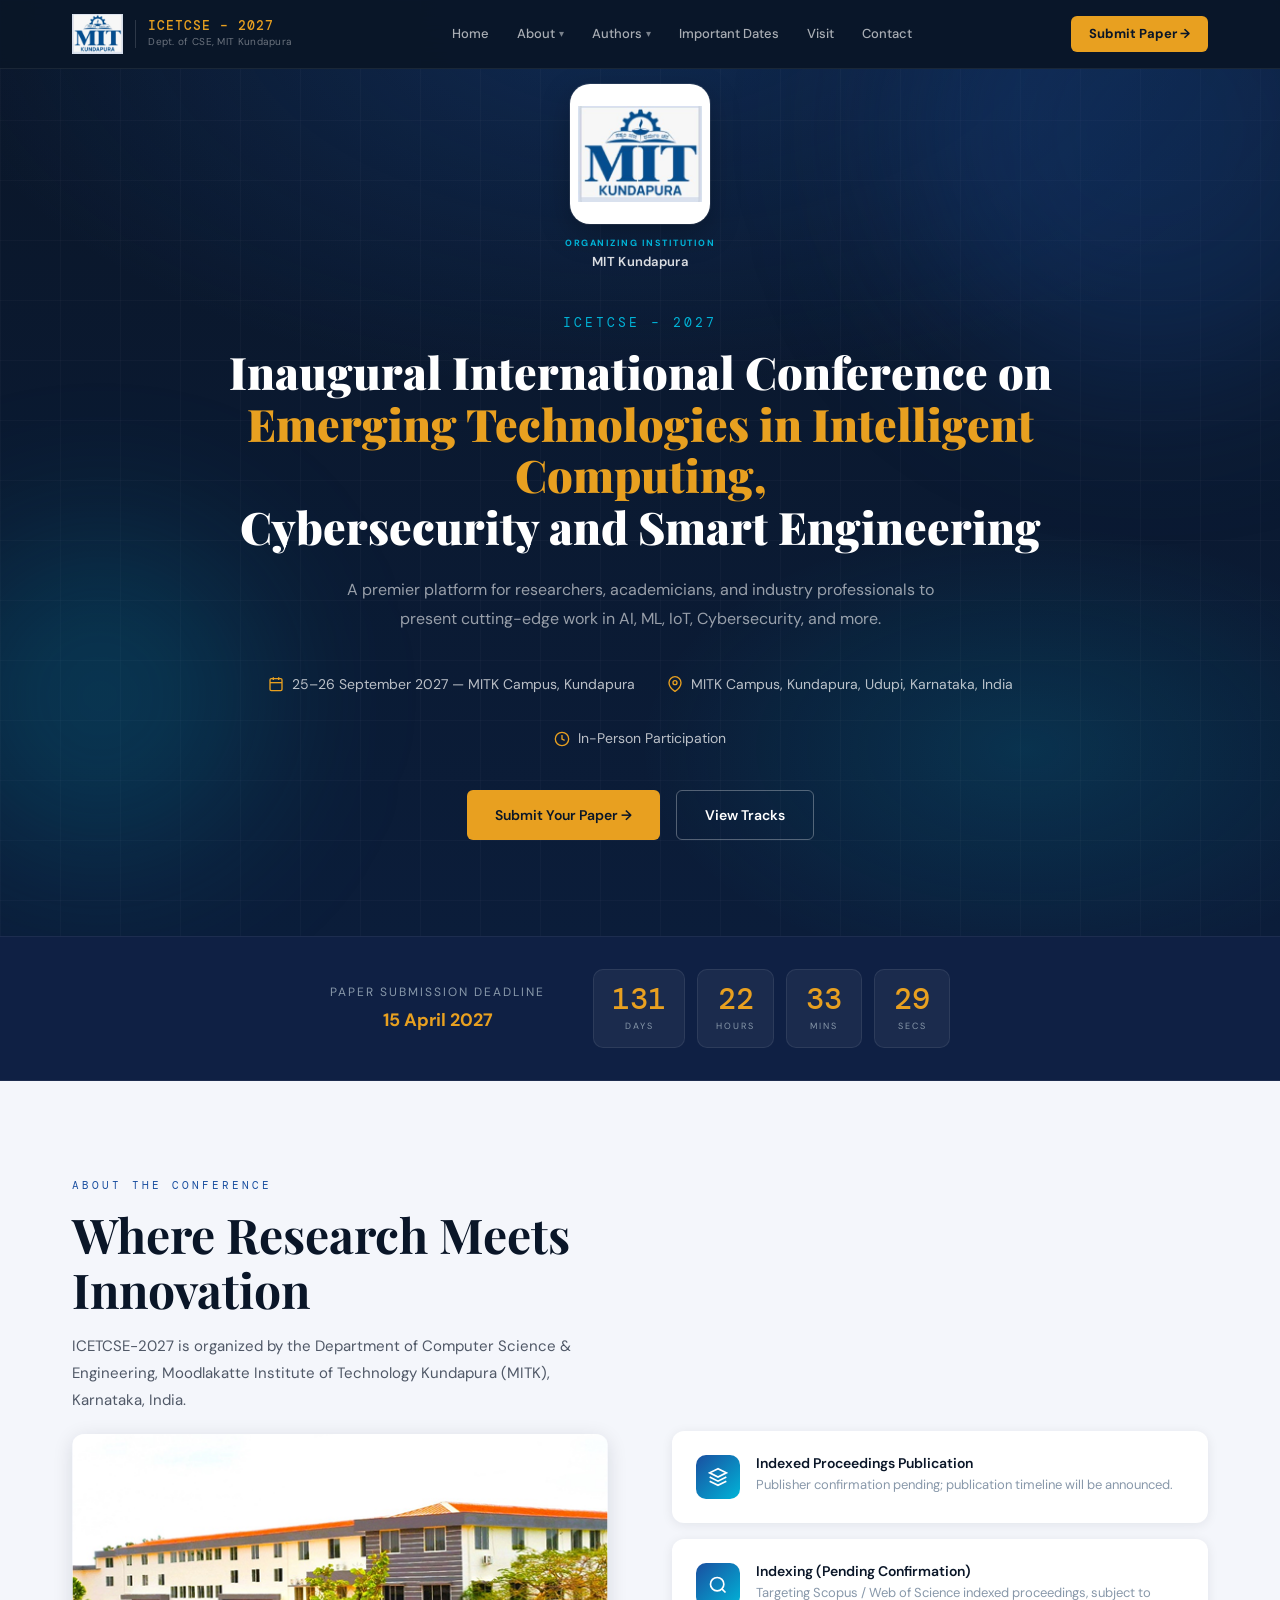
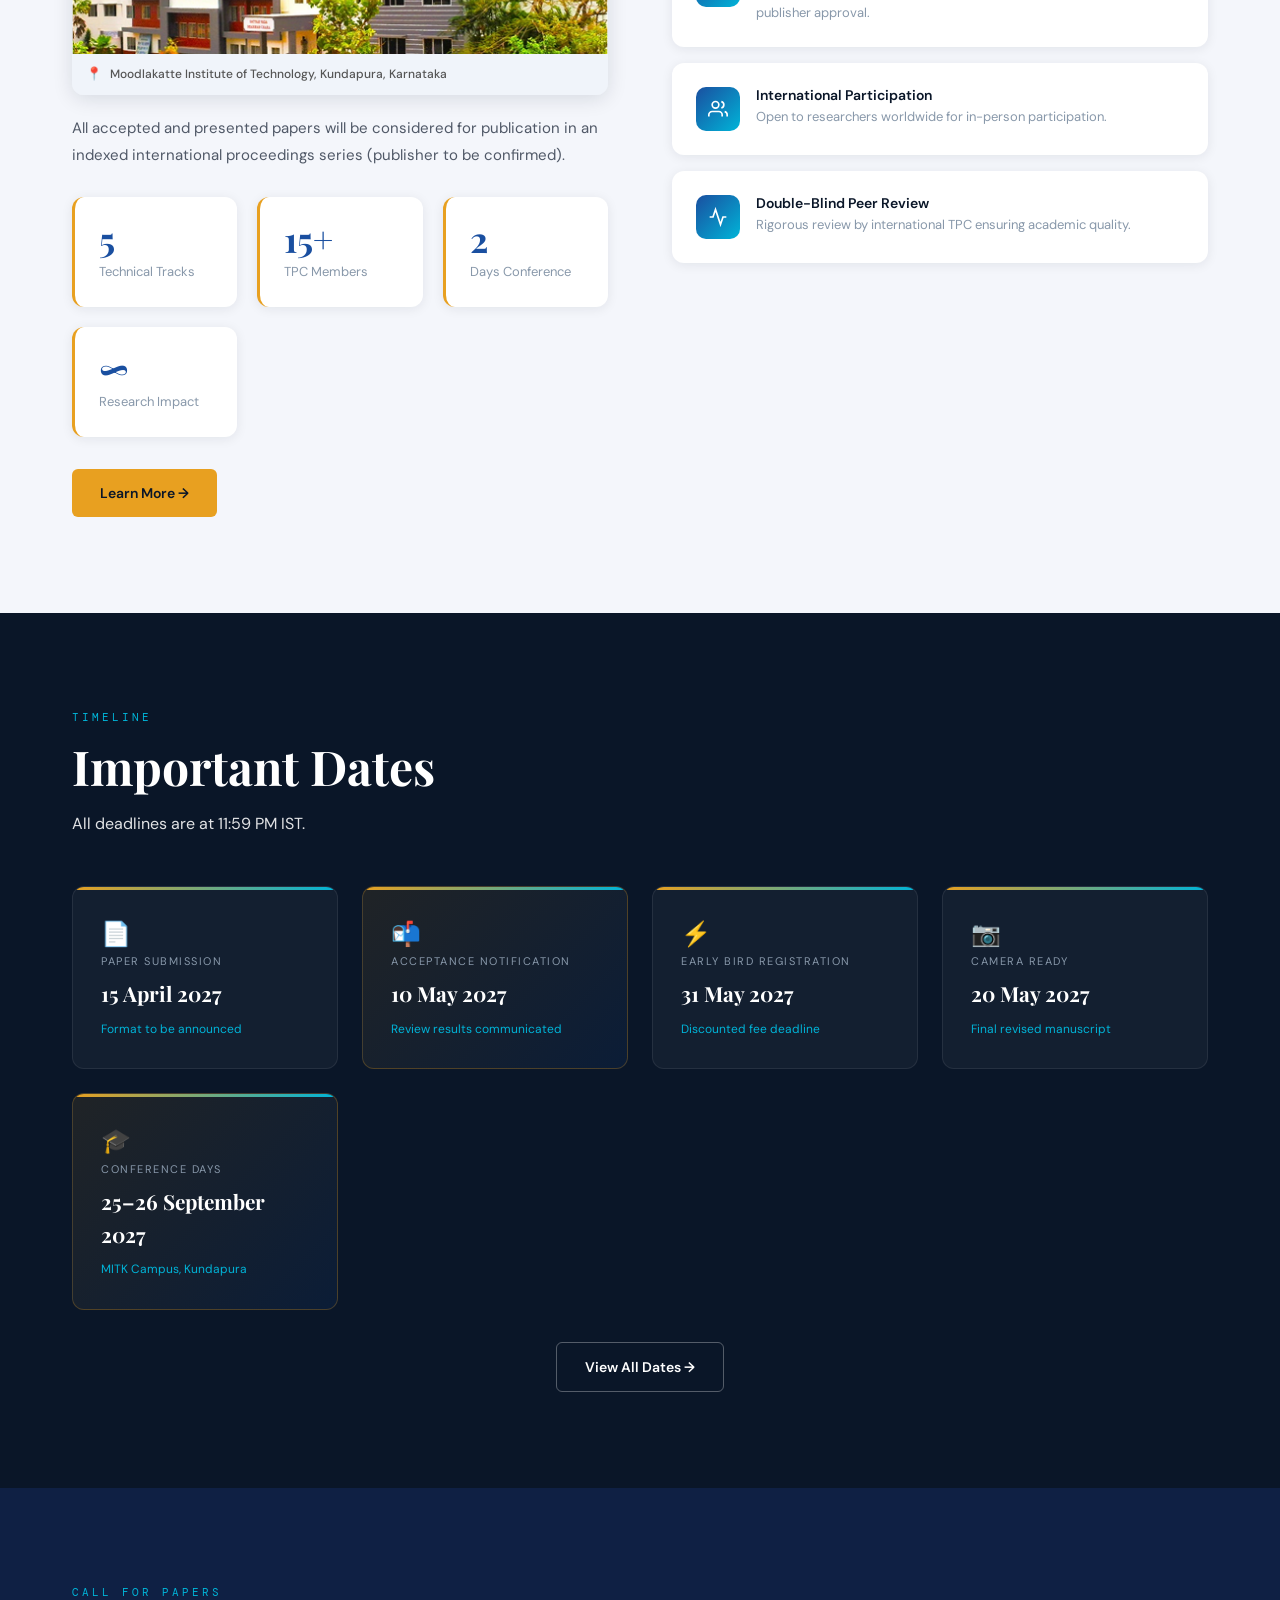
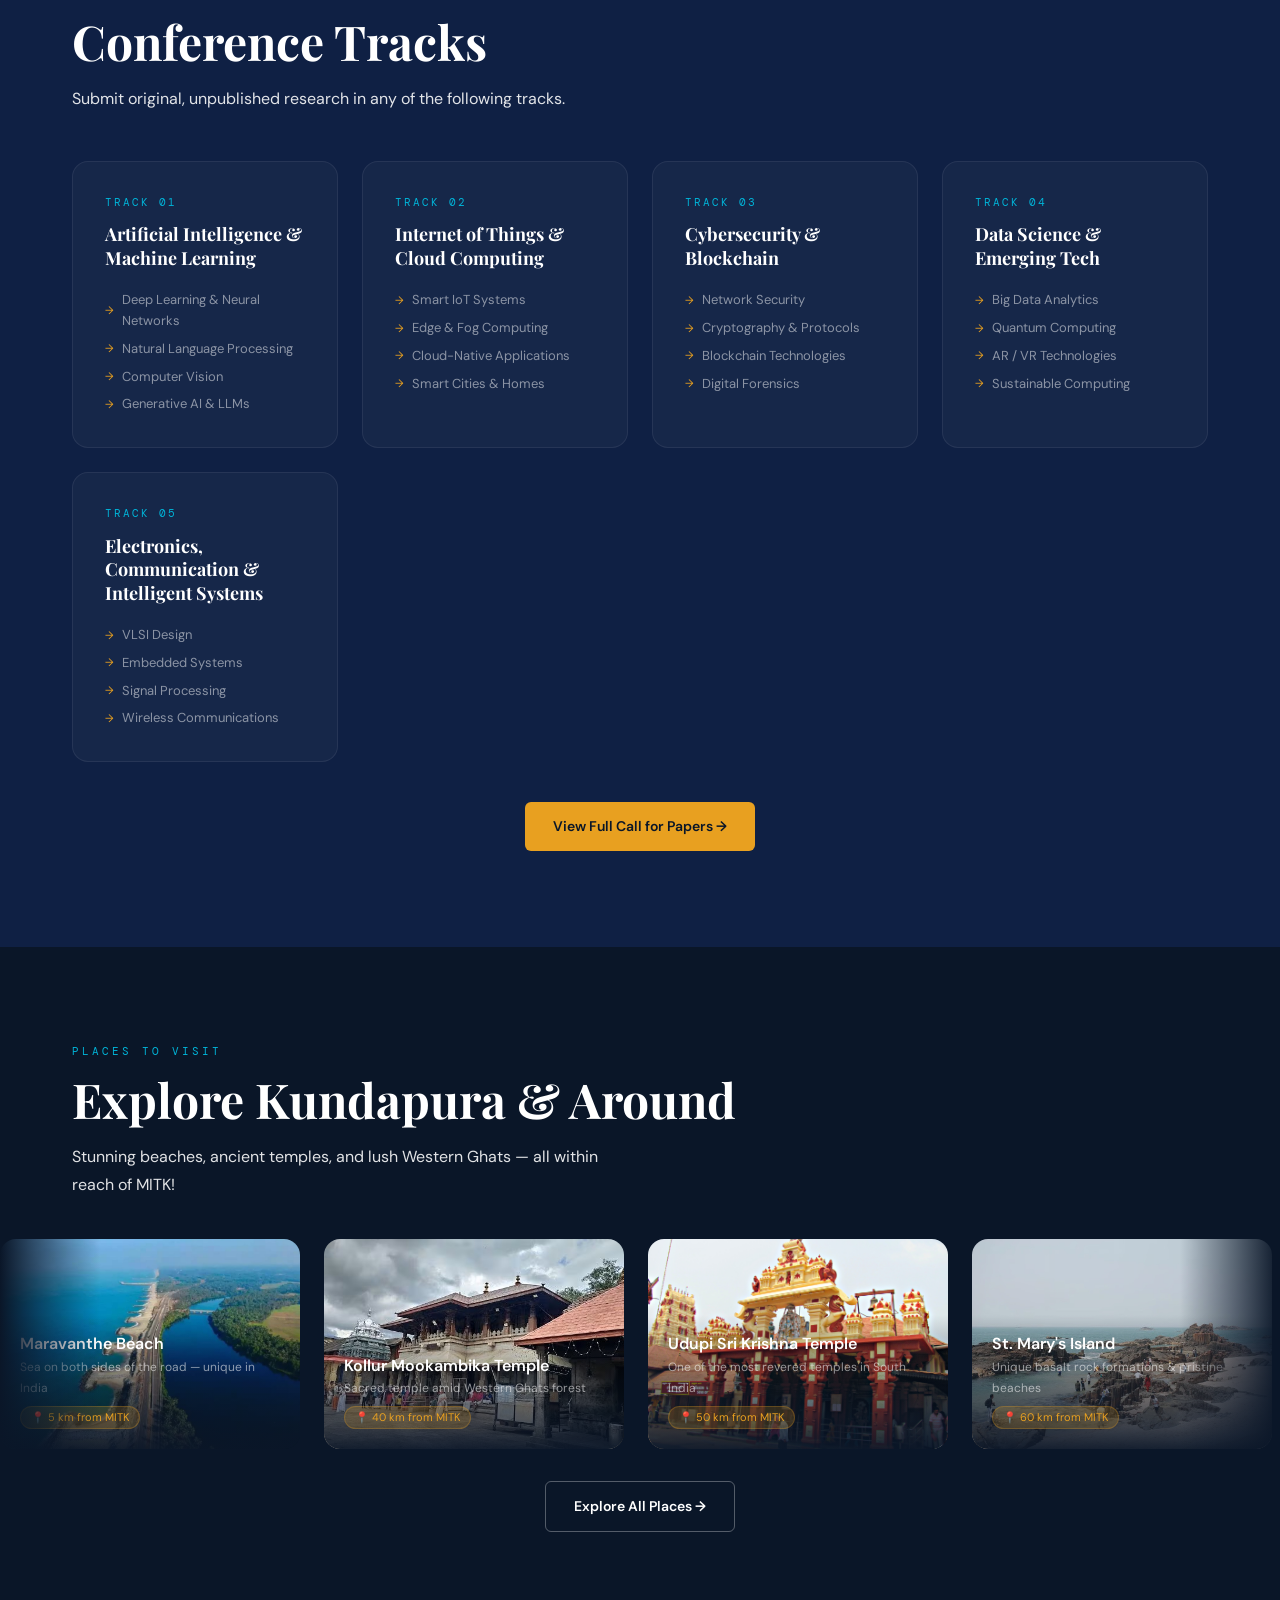
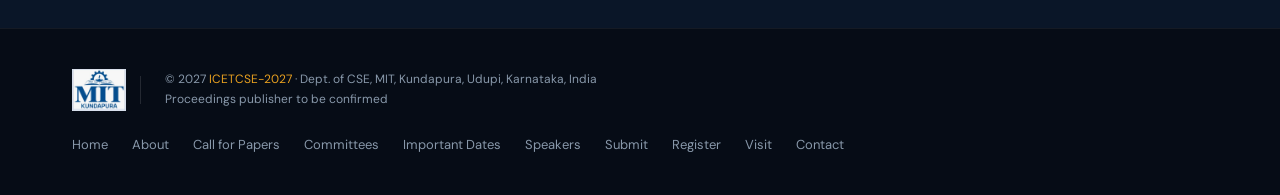
<file: index.html>
<!DOCTYPE html>
<html lang="en">
<head>
  <meta charset="UTF-8">
  <meta name="viewport" content="width=device-width, initial-scale=1.0">
  <title>ICETCSE-2027 | International Conference on Emerging Technologies in Intelligent Computing, Cybersecurity and Smart Engineering</title>
  <meta name="description" content="International Conference on Emerging Technologies in Intelligent Computing, Cybersecurity and Smart Engineering — MITK Kundapura. Peer-reviewed indexed proceedings (publisher to be confirmed).">
  <link rel="stylesheet" href="assets/css/style.css">
  <link rel="stylesheet" href="assets/css/navbar.css">
  <link rel="stylesheet" href="assets/css/components.css">
  <style>
    /* ── HERO ── */
    #hero {
      min-height: 100vh;
      display: flex;
      align-items: center;
      justify-content: center;
      position: relative;
      overflow: hidden;
      padding-top: 68px;
    }
    .hero-bg {
      position: absolute; inset: 0;
      background:
        radial-gradient(ellipse 80% 60% at 50% 0%, rgba(26,79,160,0.35) 0%, transparent 70%),
        radial-gradient(ellipse 50% 40% at 80% 80%, rgba(0,180,216,0.15) 0%, transparent 60%),
        linear-gradient(180deg, #0a1628 0%, #0b1d3a 100%);
    }
    .hero-grid {
      position: absolute; inset: 0;
      background-image:
        linear-gradient(rgba(255,255,255,0.025) 1px, transparent 1px),
        linear-gradient(90deg, rgba(255,255,255,0.025) 1px, transparent 1px);
      background-size: 60px 60px;
    }
    .hero-orb {
      position: absolute; border-radius: 50%;
      filter: blur(80px);
      animation: pulse 6s ease-in-out infinite;
    }
    .orb1 { width:500px; height:500px; background:rgba(26,79,160,0.28); top:-120px; right:-120px; }
    .orb2 { width:320px; height:320px; background:rgba(0,180,216,0.18); bottom:80px; left:-60px; animation-delay:3s; }
    @keyframes pulse { 0%,100%{transform:scale(1);opacity:.6;} 50%{transform:scale(1.1);opacity:1;} }

    .hero-content {
      position: relative; z-index: 2;
      text-align: center;
      max-width: 940px;
      padding: 0 2rem;
    }

.hero-top-brands {
  display: flex;
  align-items: center;
  justify-content: center;
  gap: 3rem;
  margin-top: 1rem; 
  margin-bottom: 2.5rem; 
  opacity: 0;
  animation: fadeUp 0.8s cubic-bezier(0.16, 1, 0.3, 1) 0.1s forwards;
}

.hero-top-brands .brand-card {
  display: flex;
  flex-direction: column;
  align-items: center;
  gap: 12px;
  transition: transform 0.3s ease;
}

.hero-top-brands .brand-card:hover {
  transform: translateY(-5px);
}

.hero-top-brands .brand-logo-wrapper {
  height: 140px;
  background: #ffffff;
  border-radius: 20px;
  box-shadow: 0 10px 30px rgba(0, 0, 0, 0.25), 0 0 0 1px rgba(255, 255, 255, 0.1);
  display: flex;
  align-items: center;
  justify-content: center;
  transition: all 0.3s ease;
}

.hero-top-brands .brand-logo-wrapper:hover {
  box-shadow: 0 15px 40px rgba(0, 0, 0, 0.35), 0 0 20px rgba(0, 180, 216, 0.2);
}

.hero-top-brands .mitk-wrapper {
  aspect-ratio: 1 / 1;
  padding: 8px;
}

.hero-top-brands .elsevier-wrapper {
  padding: 8px 18px;
  width: auto;
}

.hero-top-brands .brand-img {
  height: 100%;
  width: auto;
  object-fit: contain;
}

.hero-top-brands .brand-meta {
  display: flex;
  flex-direction: column;
  align-items: center;
  text-align: center;
}

.hero-top-brands .brand-role {
  font-size: 9px;
  text-transform: uppercase;
  letter-spacing: 1.5px;
  color: var(--teal);
  font-weight: 700;
  margin-bottom: 2px;
}

.hero-top-brands .brand-name {
  font-size: 13px;
  font-weight: 600;
  color: rgba(255, 255, 255, 0.85);
  letter-spacing: 0.3px;
}

.hero-top-brands .brand-divider {
  width: 1px;
  height: 90px;
  background: linear-gradient(180deg, transparent, rgba(255, 255, 255, 0.18) 20%, rgba(255, 255, 255, 0.18) 80%, transparent);
  flex-shrink: 0;
}

/* Tablet Media Query */
@media (max-width: 768px) {
  .hero-top-brands {
    gap: 1.5rem;
    margin-top: 0.75rem;
    margin-bottom: 1.5rem;
  }
  .hero-top-brands .brand-logo-wrapper {
    height: 100px;
    border-radius: 14px;
  }
  .hero-top-brands .mitk-wrapper {
    padding: 6px;
  }
  .hero-top-brands .elsevier-wrapper {
    padding: 6px 12px;
  }
  .hero-top-brands .brand-divider {
    height: 70px;
  }
  .hero-top-brands .brand-name {
    font-size: 11px;
  }
}

/* Mobile Media Query */
@media (max-width: 480px) {
  .hero-top-brands {
    flex-direction: column;
    gap: 1.5rem;
  }
  .hero-top-brands .brand-divider {
    width: 60px;
    height: 1px;
    background: linear-gradient(90deg, transparent, rgba(255, 255, 255, 0.18) 20%, rgba(255, 255, 255, 0.18) 80%, transparent);
  }
}

    .hero-tag {
      display: inline-flex; align-items: center; gap: 8px;
      background: rgba(232,160,32,0.14); border: 1px solid rgba(232,160,32,0.28);
      color: var(--accent); padding: 6px 16px; border-radius: 100px;
      font-size: 12px; font-weight: 600; letter-spacing: 1.5px; text-transform: uppercase;
      margin-bottom: 1.25rem;
      opacity: 0; animation: fadeUp .8s ease .1s forwards;
    }
    .hero-tag::before { content:''; width:6px; height:6px; background:var(--accent); border-radius:50%; animation:blink 1.5s ease infinite; }
    @keyframes blink { 0%,100%{opacity:1;} 50%{opacity:.25;} }

    .hero-conf {
      font-family: var(--font-mono); font-size: 13px; letter-spacing: 3px;
      color: var(--teal); text-transform: uppercase; margin-bottom: .75rem;
      opacity: 0; animation: fadeUp .8s ease .2s forwards;
    }
    .hero-title {
      margin-bottom: 1.5rem;
      opacity: 0; animation: fadeUp .8s ease .35s forwards;
        font-size: clamp(1.8rem, 3.5vw, 3rem);

    }
    
    .hero-title em { color: var(--accent); font-style: normal; }
    .hero-sub {
      font-size: 16px; color: rgba(255,255,255,0.58);
      max-width: 600px; margin: 0 auto 2.5rem; line-height: 1.78;
      opacity: 0; animation: fadeUp .8s ease .5s forwards;
    }
    .hero-meta {
      display: flex; align-items: center; justify-content: center;
      gap: 2rem; flex-wrap: wrap; margin-bottom: 2.5rem;
      opacity: 0; animation: fadeUp .8s ease .65s forwards;
    }
    .hero-meta-item { display: flex; align-items: center; gap: 8px; font-size: 14px; color: rgba(255,255,255,.72); }
    .hero-meta-item svg { color: var(--accent); flex-shrink: 0; }
    .hero-btns {
      display: flex; gap: 1rem; justify-content: center; flex-wrap: wrap;
      opacity: 0; animation: fadeUp .8s ease .8s forwards;
    }
    @keyframes fadeUp { from{opacity:0;transform:translateY(20px);} to{opacity:1;transform:translateY(0);} }

    /* ── HOME ABOUT STRIP ── */
    #home-about { background: var(--off); }
    .about-grid  { display: grid; grid-template-columns: 1fr 1fr; gap: 4rem; align-items: center; }
    .info-cards-col { display: flex; flex-direction: column; gap: 1rem; }

    /* ── HOME DATES STRIP ── */
    #home-dates { background: var(--navy); }

    /* ── HOME TRACKS ── */
    #home-tracks { background: var(--navy2); }

    /* ── HOME TOURISM ── */
    #home-tourism { background: var(--navy); overflow: hidden; }

    @media(max-width:768px){
      .about-grid { grid-template-columns: 1fr; gap: 2.5rem; }
      .hero-meta { gap: 1rem; }
    }
  </style>
</head>
<body>

<!-- navbar injected by navbar.js -->

<!-- ══════════════════════════════
     HERO
══════════════════════════════ -->
<section id="hero">
  <div class="hero-bg"></div>
  <div class="hero-grid"></div>
  <div class="hero-orb orb1"></div>
  <div class="hero-orb orb2"></div>
  <div class="hero-content">
    <div class="hero-top-brands">
      <!-- MITK Brand Card -->
      <div class="brand-card">
        <div class="brand-logo-wrapper mitk-wrapper">
          <img src="assets/images/logo-mitk.png" alt="MIT Kundapura" class="brand-img">
        </div>
        <div class="brand-meta">
          <span class="brand-role">Organizing Institution</span>
          <span class="brand-name">MIT Kundapura</span>
        </div>
      </div>
      
      <!--
      Sleek Vertical Divider
      <div class="brand-divider"></div>
      
      Elsevier Brand Card
      <div class="brand-card">
        <div class="brand-logo-wrapper elsevier-wrapper">
          <img src="assets/images/logo-elsevier.png" alt="Elsevier Procedia" class="brand-img">
        </div>
        <div class="brand-meta">
          <span class="brand-role">PROCEEDINGS PUBLICATION UNDER DISCUSSION & SUBJECT TO PUBLISHER APPROVAL</span>
          <span class="brand-name">Elsevier Procedia Computer Science</span>
        </div>
      </div>
      -->
    </div>
    <!-- <div class="hero-tag">✦ Call for Papers Open</div> -->
    <div class="hero-conf">ICETCSE – 2027</div>
   <h1 class="hero-title">
  Inaugural International Conference on<br>
  <em>Emerging Technologies in Intelligent Computing,</em><br>
  Cybersecurity and Smart Engineering
</h1>
    <p class="hero-sub">A premier platform for researchers, academicians, and industry professionals to present cutting-edge work in AI, ML, IoT, Cybersecurity, and more.</p>
   


    <div class="hero-meta">
      <div class="hero-meta-item">
        <svg width="16" height="16" viewBox="0 0 24 24" fill="none" stroke="currentColor" stroke-width="2"><rect x="3" y="4" width="18" height="18" rx="2"/><line x1="16" y1="2" x2="16" y2="6"/><line x1="8" y1="2" x2="8" y2="6"/><line x1="3" y1="10" x2="21" y2="10"/></svg>
<span>25–26 September 2027 — MITK Campus, Kundapura</span>
      </div>
      <div class="hero-meta-item">
        <svg width="16" height="16" viewBox="0 0 24 24" fill="none" stroke="currentColor" stroke-width="2"><path d="M21 10c0 7-9 13-9 13s-9-6-9-13a9 9 0 0 1 18 0z"/><circle cx="12" cy="10" r="3"/></svg>
        <span>MITK Campus, Kundapura, Udupi, Karnataka, India</span>
      </div>
      <div class="hero-meta-item">
        <svg width="16" height="16" viewBox="0 0 24 24" fill="none" stroke="currentColor" stroke-width="2"><circle cx="12" cy="12" r="10"/><polyline points="12 6 12 12 16 14"/></svg>
        <span>In-Person Participation</span>
      </div>
    </div>
    <div class="hero-btns">
<a href="https://easychair.org/conferences/?conf=icetcse2027" 
   target="_blank" class="btn btn-primary">Submit Your Paper →</a>
    <a href="pages/call-for-papers.html" class="btn btn-outline">View Tracks</a>
    </div>
  </div>
</section>

<!-- ══════════════════════════════
     COUNTDOWN
══════════════════════════════ -->
<div class="countdown-bar">
  <div class="countdown-inner">
    <div class="countdown-label">
      <span class="label-text">Paper Submission Deadline</span>
<span class="label-sub" style="font-size:18px;font-weight:700;color:#e8a020;">15 April 2027</span>
    </div>
    <div class="countdown-boxes">
      <div class="cd-box"><span class="cd-num" id="cd-days">--</span><span class="cd-unit">Days</span></div>
      <div class="cd-box"><span class="cd-num" id="cd-hrs">--</span><span class="cd-unit">Hours</span></div>
      <div class="cd-box"><span class="cd-num" id="cd-min">--</span><span class="cd-unit">Mins</span></div>
      <div class="cd-box"><span class="cd-num" id="cd-sec">--</span><span class="cd-unit">Secs</span></div>
    </div>
  </div>
</div>

<!-- ══════════════════════════════
     ABOUT STRIP
══════════════════════════════ -->
<section id="home-about" class="section-light">
  <div class="container">
    <div class="about-grid reveal">
      <div>
        <span class="section-tag">About the Conference</span>
        <h2 class="section-title" style="color:var(--navy);">Where Research Meets Innovation</h2>
        <p style="color:rgba(10,22,40,0.7);margin-bottom:1rem;">ICETCSE-2027 is organized by the Department of Computer Science & Engineering, Moodlakatte Institute of Technology Kundapura (MITK), Karnataka, India.</p>
        
        <div style="margin:1.25rem 0;border-radius:12px;overflow:hidden;box-shadow:0 4px 20px rgba(10,22,40,0.12);">
  <img 
    src="assets/images/mitk-campus.png" 
    alt="MITK Campus, Kundapura"
    style="width:100%;height:220px;object-fit:cover;display:block;"
  >
  <div style="background:#f0f4fa;padding:10px 14px;display:flex;align-items:center;gap:8px;">
    <span style="font-size:13px;">📍</span>
    <span style="font-size:12px;color:#555;font-weight:500;">Moodlakatte Institute of Technology, Kundapura, Karnataka</span>
  </div>
</div>
        <p style="color:rgba(10,22,40,0.7);margin-bottom:1rem;">All accepted and presented papers will be considered for publication in an indexed international proceedings series (publisher to be confirmed).</p>
        <div class="stats-grid" style="margin-top:1.75rem;">
          <div class="stat-card"><div class="stat-num">5</div><div class="stat-label">Technical Tracks</div></div>
          <div class="stat-card"><div class="stat-num">15+</div><div class="stat-label">TPC Members</div></div>
          <div class="stat-card"><div class="stat-num">2</div><div class="stat-label">Days Conference</div></div>
          <div class="stat-card"><div class="stat-num">∞</div><div class="stat-label">Research Impact</div></div>
        </div>
        <a href="pages/about.html" class="btn btn-primary" style="margin-top:2rem;">Learn More →</a>
      </div>
      <div class="info-cards-col">
        <div class="info-card">
          <div class="info-icon"><svg width="20" height="20" viewBox="0 0 24 24" fill="none" stroke="white" stroke-width="2"><path d="M12 2L2 7l10 5 10-5-10-5z"/><path d="M2 17l10 5 10-5"/><path d="M2 12l10 5 10-5"/></svg></div>
          <div><h4>Indexed Proceedings Publication</h4><p>Publisher confirmation pending; publication timeline will be announced.</p></div>
        </div>
        <div class="info-card">
          <div class="info-icon"><svg width="20" height="20" viewBox="0 0 24 24" fill="none" stroke="white" stroke-width="2"><circle cx="11" cy="11" r="8"/><line x1="21" y1="21" x2="16.65" y2="16.65"/></svg></div>
          <div><h4>Indexing (Pending Confirmation)</h4><p>Targeting Scopus / Web of Science indexed proceedings, subject to publisher approval.</p></div>
        </div>
        <div class="info-card">
          <div class="info-icon"><svg width="20" height="20" viewBox="0 0 24 24" fill="none" stroke="white" stroke-width="2"><path d="M17 21v-2a4 4 0 0 0-4-4H5a4 4 0 0 0-4 4v2"/><circle cx="9" cy="7" r="4"/><path d="M23 21v-2a4 4 0 0 0-3-3.87"/><path d="M16 3.13a4 4 0 0 1 0 7.75"/></svg></div>
          <div><h4>International Participation</h4><p>Open to researchers worldwide for in-person participation.</p></div>
        </div>
        <div class="info-card">
          <div class="info-icon"><svg width="20" height="20" viewBox="0 0 24 24" fill="none" stroke="white" stroke-width="2"><polyline points="22 12 18 12 15 21 9 3 6 12 2 12"/></svg></div>
          <div><h4>Double-Blind Peer Review</h4><p>Rigorous review by international TPC ensuring academic quality.</p></div>
        </div>
      </div>
    </div>
  </div>
</section>

<!-- ══════════════════════════════
     DATES STRIP
══════════════════════════════ -->
<section id="home-dates">
  <div class="container">
    <div class="reveal">
      <span class="section-tag">Timeline</span>
      <h2 class="section-title">Important Dates</h2>
      <p class="section-sub">All deadlines are at 11:59 PM IST.</p>
    </div>
    <div class="timeline reveal">
      <div class="timeline-card"><span class="t-icon">📄</span><span class="t-label">Paper Submission</span><span class="t-date">15 April 2027</span><span class="t-note">Format to be announced</span></div>
      <div class="timeline-card highlight"><span class="t-icon">📬</span><span class="t-label">Acceptance Notification</span><span class="t-date">10 May 2027</span><span class="t-note">Review results communicated</span></div>
      <div class="timeline-card"><span class="t-icon">⚡</span><span class="t-label">Early Bird Registration</span><span class="t-date">31 May 2027</span><span class="t-note">Discounted fee deadline</span></div>
      <div class="timeline-card"><span class="t-icon">📷</span><span class="t-label">Camera Ready</span><span class="t-date">20 May 2027</span><span class="t-note">Final revised manuscript</span></div>
      <div class="timeline-card highlight">
        <span class="t-icon">🎓</span>
        <span class="t-label">Conference Days</span>
<span class="t-date">25–26 September 2027</span>
        <span class="t-note">MITK Campus, Kundapura</span>
      </div>
    </div><!-- end .timeline -->
    <div style="text-align:center;margin-top:2rem;" class="reveal">
      <a href="pages/important-dates.html" class="btn btn-outline">View All Dates →</a>
    </div>
  </div>
</section>

<!-- ══════════════════════════════
     TRACKS STRIP
══════════════════════════════ -->
<section id="home-tracks">
  <div class="container">
    <div class="reveal">
      <span class="section-tag">Call for Papers</span>
      <h2 class="section-title">Conference Tracks</h2>
      <p class="section-sub">Submit original, unpublished research in any of the following tracks.</p>
    </div>
    <div class="tracks-grid reveal" style="grid-template-columns:repeat(auto-fit,minmax(240px,1fr));">
      <div class="track-card">
        <span class="track-num">TRACK 01</span>
        <h3 style="font-size:18px;line-height:1.3;">Artificial Intelligence & Machine Learning</h3>
        <ul class="track-topics" style="font-size:14px;">
          <li>Deep Learning & Neural Networks</li>
          <li>Natural Language Processing</li>
          <li>Computer Vision</li>
          <li>Generative AI & LLMs</li>
        </ul>
      </div>
      <div class="track-card">
        <span class="track-num">TRACK 02</span>
        <h3 style="font-size:18px;line-height:1.3;">Internet of Things & Cloud Computing</h3>
        <ul class="track-topics" style="font-size:14px;">
          <li>Smart IoT Systems</li>
          <li>Edge & Fog Computing</li>
          <li>Cloud-Native Applications</li>
          <li>Smart Cities & Homes</li>
        </ul>
      </div>
      <div class="track-card">
        <span class="track-num">TRACK 03</span>
        <h3 style="font-size:18px;line-height:1.3;">Cybersecurity & Blockchain</h3>
        <ul class="track-topics" style="font-size:14px;">
          <li>Network Security</li>
          <li>Cryptography & Protocols</li>
          <li>Blockchain Technologies</li>
          <li>Digital Forensics</li>
        </ul>
      </div>
      <div class="track-card">
        <span class="track-num">TRACK 04</span>
        <h3 style="font-size:18px;line-height:1.3;">Data Science & Emerging Tech</h3>
        <ul class="track-topics" style="font-size:14px;">
          <li>Big Data Analytics</li>
          <li>Quantum Computing</li>
          <li>AR / VR Technologies</li>
          <li>Sustainable Computing</li>
        </ul>
      </div>
      <div class="track-card">
        <span class="track-num">TRACK 05</span>
        <h3 style="font-size:18px;line-height:1.3;">Electronics, Communication & Intelligent Systems</h3>
        <ul class="track-topics" style="font-size:14px;">
          <li>VLSI Design</li>
          <li>Embedded Systems</li>
          <li>Signal Processing</li>
          <li>Wireless Communications</li>
        </ul>
      </div>
    </div>
    <div style="text-align:center;margin-top:2.5rem;" class="reveal">
      <a href="pages/call-for-papers.html" class="btn btn-primary">View Full Call for Papers →</a>
    </div>
  </div>
</section>

<!-- ══════════════════════════════
     TOURISM STRIP
══════════════════════════════ -->
<section id="home-tourism">
  <div class="container reveal">
    <span class="section-tag">Places to Visit</span>
    <h2 class="section-title">Explore Kundapura & Around</h2>
    <p class="section-sub">Stunning beaches, ancient temples, and lush Western Ghats — all within reach of MITK!</p>
  </div>
  <div class="tourism-slider-wrap" style="margin-top:2.5rem;">
    <div class="tourism-slides" id="tourSlides"></div>
  </div>
  <div style="text-align:center;margin-top:2rem;" class="container reveal">
    <a href="pages/tourism.html" class="btn btn-outline">Explore All Places →</a>
  </div>
</section>

<!-- footer injected by navbar.js -->

<script src="assets/js/navbar.js"></script>
<script src="assets/js/main.js"></script>
</body>
</html>
</file>
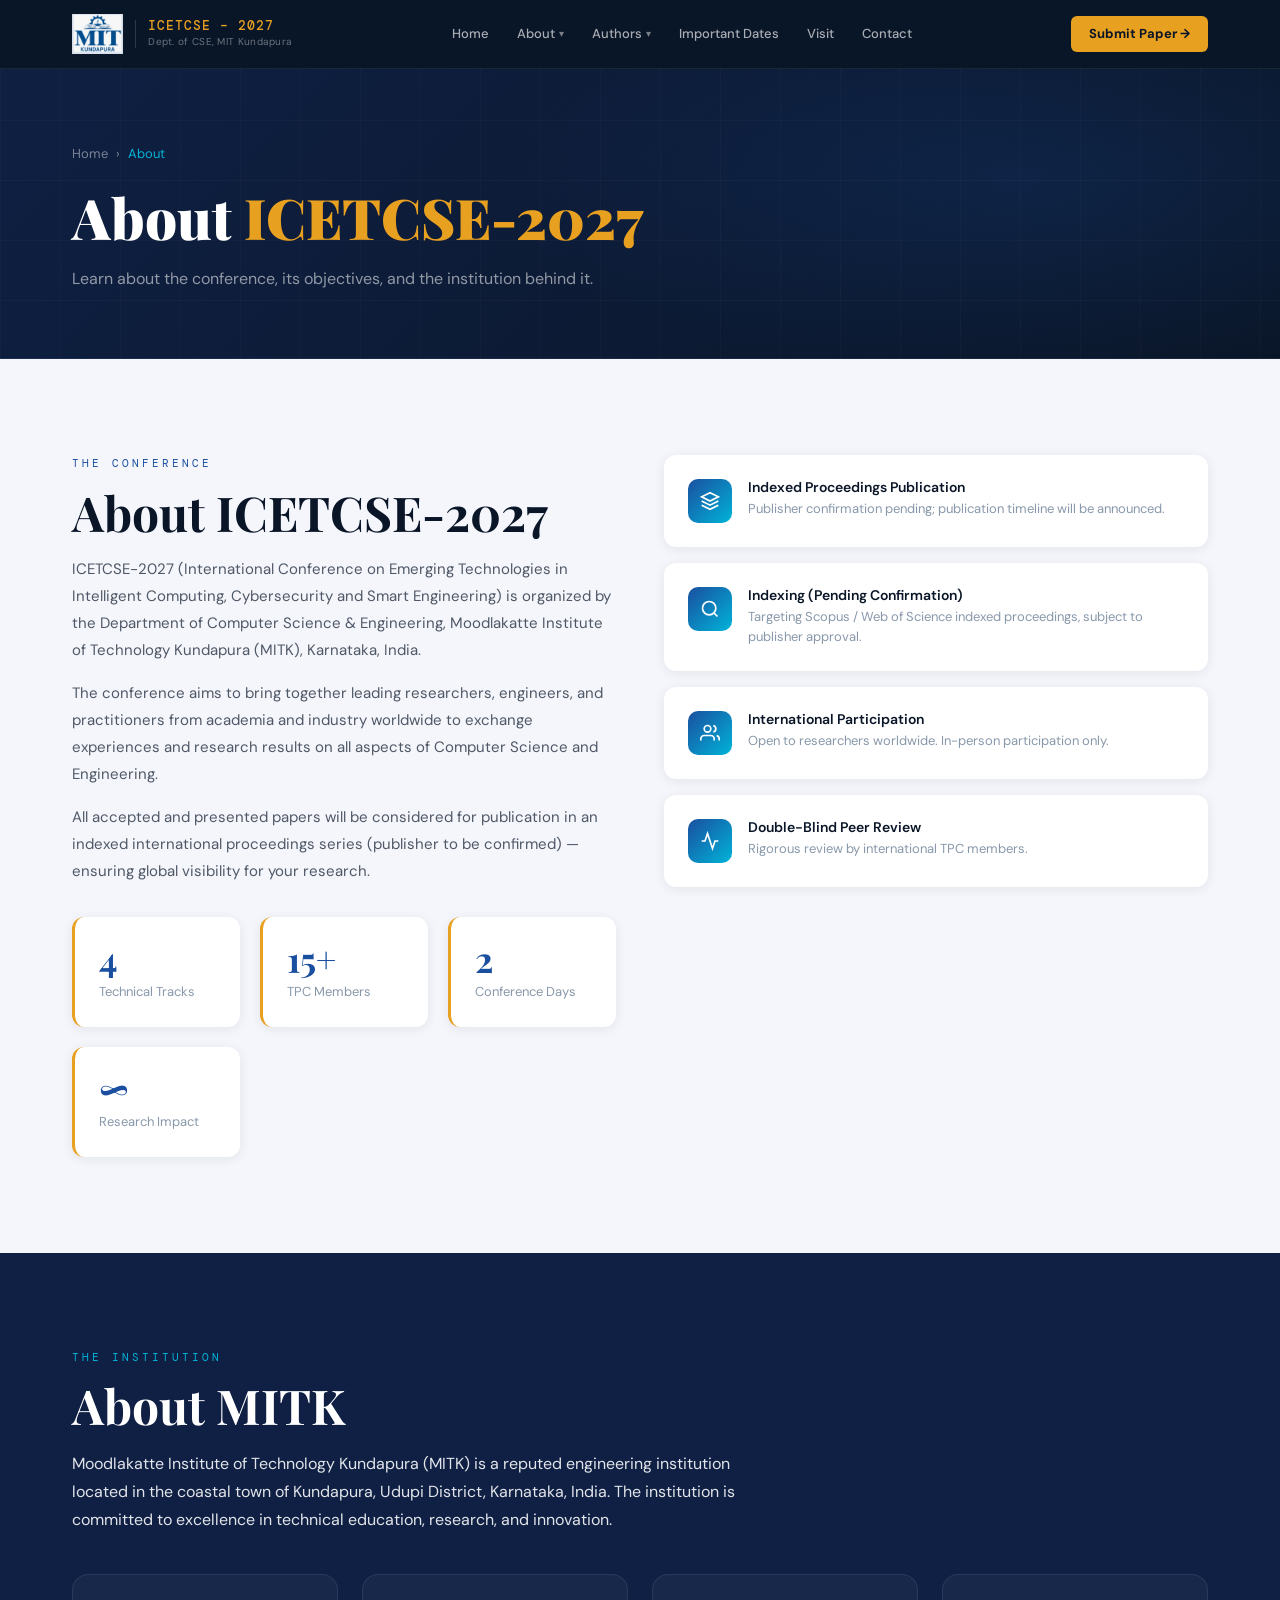
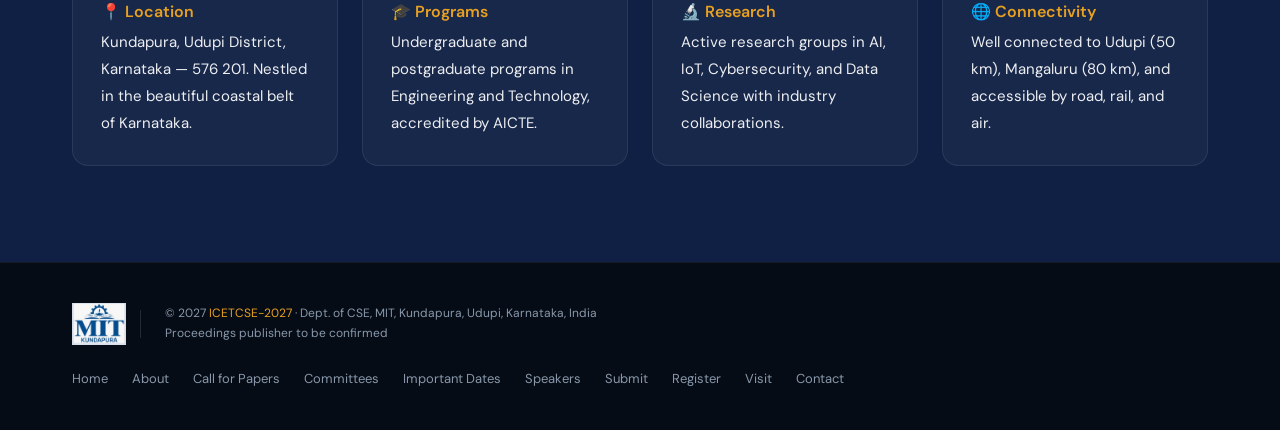
<file: pages/about.html>
<!DOCTYPE html>
<html lang="en">
<head>
  <meta charset="UTF-8"><meta name="viewport" content="width=device-width, initial-scale=1.0">
  <title>About — ICETCSE-2027</title>
  <link rel="stylesheet" href="../assets/css/style.css">
  <link rel="stylesheet" href="../assets/css/navbar.css">
  <link rel="stylesheet" href="../assets/css/components.css">
</head>
<body>
<div class="page-hero">
  <div class="page-hero-grid"></div>
  <div class="container page-hero-content">
    <div class="breadcrumb"><a href="../index.html">Home</a> › <span>About</span></div>
    <h1>About <em>ICETCSE-2027</em></h1>
    <p>Learn about the conference, its objectives, and the institution behind it.</p>
  </div>
</div>
<section style="background:var(--off);">
  <div class="container">
<div class="reveal" style="display:grid;grid-template-columns:repeat(auto-fit,minmax(300px,1fr));gap:3rem;align-items:start;">
      <div>
        <span class="section-tag" style="color:var(--blue);">The Conference</span>
        <h2 class="section-title" style="color:var(--navy);">About ICETCSE-2027</h2>
        <p style="color:rgba(10,22,40,0.7);margin-bottom:1rem;">ICETCSE-2027 (International Conference on Emerging Technologies in Intelligent Computing, Cybersecurity and Smart Engineering) is organized by the Department of Computer Science & Engineering, Moodlakatte Institute of Technology Kundapura (MITK), Karnataka, India.</p>
        <p style="color:rgba(10,22,40,0.7);margin-bottom:1rem;">The conference aims to bring together leading researchers, engineers, and practitioners from academia and industry worldwide to exchange experiences and research results on all aspects of Computer Science and Engineering.</p>
        <p style="color:rgba(10,22,40,0.7);margin-bottom:1rem;">All accepted and presented papers will be considered for publication in an indexed international proceedings series (publisher to be confirmed) — ensuring global visibility for your research.</p>
        <div class="stats-grid" style="margin-top:2rem;">
          <div class="stat-card"><div class="stat-num">4</div><div class="stat-label">Technical Tracks</div></div>
          <div class="stat-card"><div class="stat-num">15+</div><div class="stat-label">TPC Members</div></div>
          <div class="stat-card"><div class="stat-num">2</div><div class="stat-label">Conference Days</div></div>
          <div class="stat-card"><div class="stat-num">∞</div><div class="stat-label">Research Impact</div></div>
        </div>
      </div>
      <div style="display:flex;flex-direction:column;gap:1rem;">
        <div class="info-card"><div class="info-icon"><svg width="20" height="20" viewBox="0 0 24 24" fill="none" stroke="white" stroke-width="2"><path d="M12 2L2 7l10 5 10-5-10-5z"/><path d="M2 17l10 5 10-5"/><path d="M2 12l10 5 10-5"/></svg></div><div><h4>Indexed Proceedings Publication</h4><p>Publisher confirmation pending; publication timeline will be announced.</p></div></div>
        <div class="info-card"><div class="info-icon"><svg width="20" height="20" viewBox="0 0 24 24" fill="none" stroke="white" stroke-width="2"><circle cx="11" cy="11" r="8"/><line x1="21" y1="21" x2="16.65" y2="16.65"/></svg></div><div><h4>Indexing (Pending Confirmation)</h4><p>Targeting Scopus / Web of Science indexed proceedings, subject to publisher approval.</p></div></div>
        <div class="info-card"><div class="info-icon"><svg width="20" height="20" viewBox="0 0 24 24" fill="none" stroke="white" stroke-width="2"><path d="M17 21v-2a4 4 0 0 0-4-4H5a4 4 0 0 0-4 4v2"/><circle cx="9" cy="7" r="4"/><path d="M23 21v-2a4 4 0 0 0-3-3.87"/><path d="M16 3.13a4 4 0 0 1 0 7.75"/></svg></div><div><h4>International Participation</h4><p>Open to researchers worldwide. In-person participation only.</p></div></div>
        <div class="info-card"><div class="info-icon"><svg width="20" height="20" viewBox="0 0 24 24" fill="none" stroke="white" stroke-width="2"><polyline points="22 12 18 12 15 21 9 3 6 12 2 12"/></svg></div><div><h4>Double-Blind Peer Review</h4><p>Rigorous review by international TPC members.</p></div></div>
      </div>
    </div>
  </div>
</section>
<section style="background:var(--navy2);">
  <div class="container reveal">
    <span class="section-tag">The Institution</span>
    <h2 class="section-title">About MITK</h2>
    <p class="section-sub" style="max-width:700px;">Moodlakatte Institute of Technology Kundapura (MITK) is a reputed engineering institution located in the coastal town of Kundapura, Udupi District, Karnataka, India. The institution is committed to excellence in technical education, research, and innovation.</p>
    <div style="display:grid;grid-template-columns:repeat(auto-fit,minmax(250px,1fr));gap:1.5rem;margin-top:2.5rem;">
      <div class="card"><h4 style="color:var(--accent);margin-bottom:.5rem;">📍 Location</h4><p>Kundapura, Udupi District, Karnataka — 576 201. Nestled in the beautiful coastal belt of Karnataka.</p></div>
      <div class="card"><h4 style="color:var(--accent);margin-bottom:.5rem;">🎓 Programs</h4><p>Undergraduate and postgraduate programs in Engineering and Technology, accredited by AICTE.</p></div>
      <div class="card"><h4 style="color:var(--accent);margin-bottom:.5rem;">🔬 Research</h4><p>Active research groups in AI, IoT, Cybersecurity, and Data Science with industry collaborations.</p></div>
      <div class="card"><h4 style="color:var(--accent);margin-bottom:.5rem;">🌐 Connectivity</h4><p>Well connected to Udupi (50 km), Mangaluru (80 km), and accessible by road, rail, and air.</p></div>
    </div>
  </div>
</section>
<script src="../assets/js/navbar.js"></script>
<script src="../assets/js/main.js"></script>
</body></html>
</file>
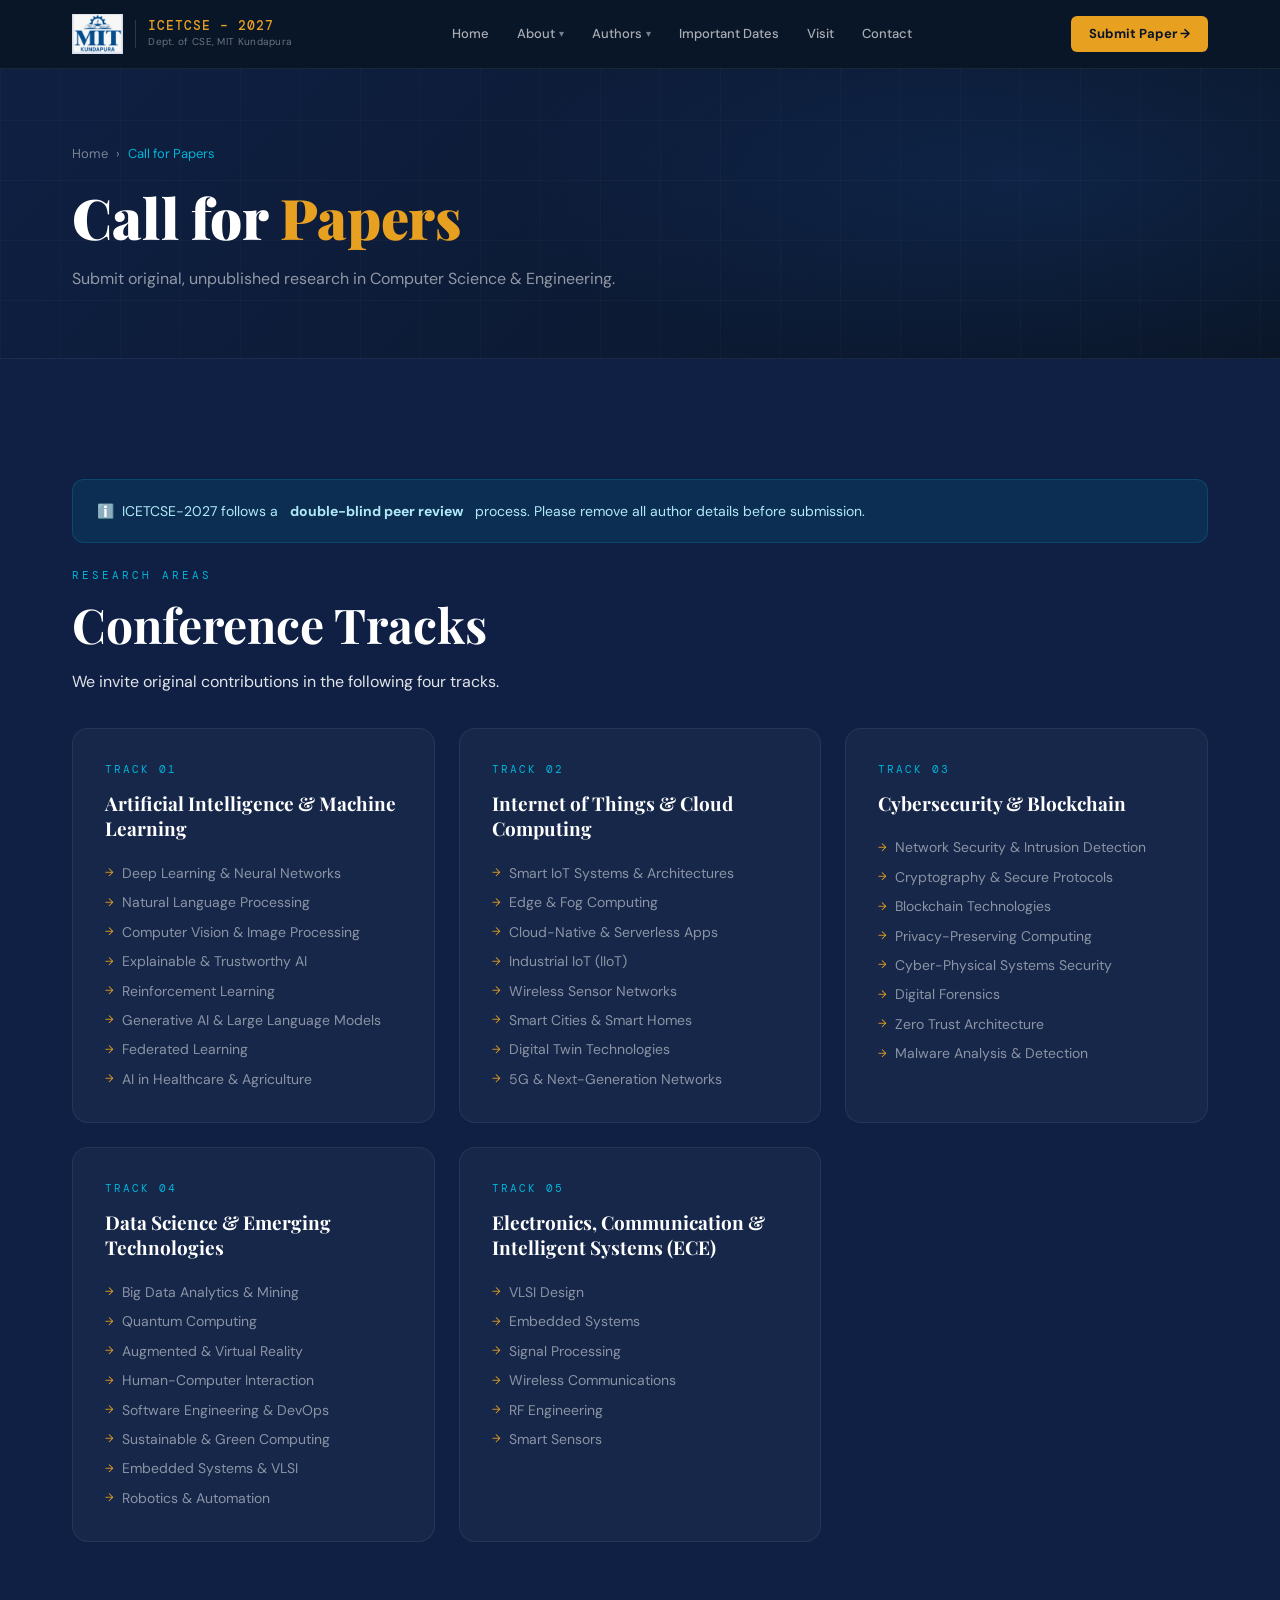
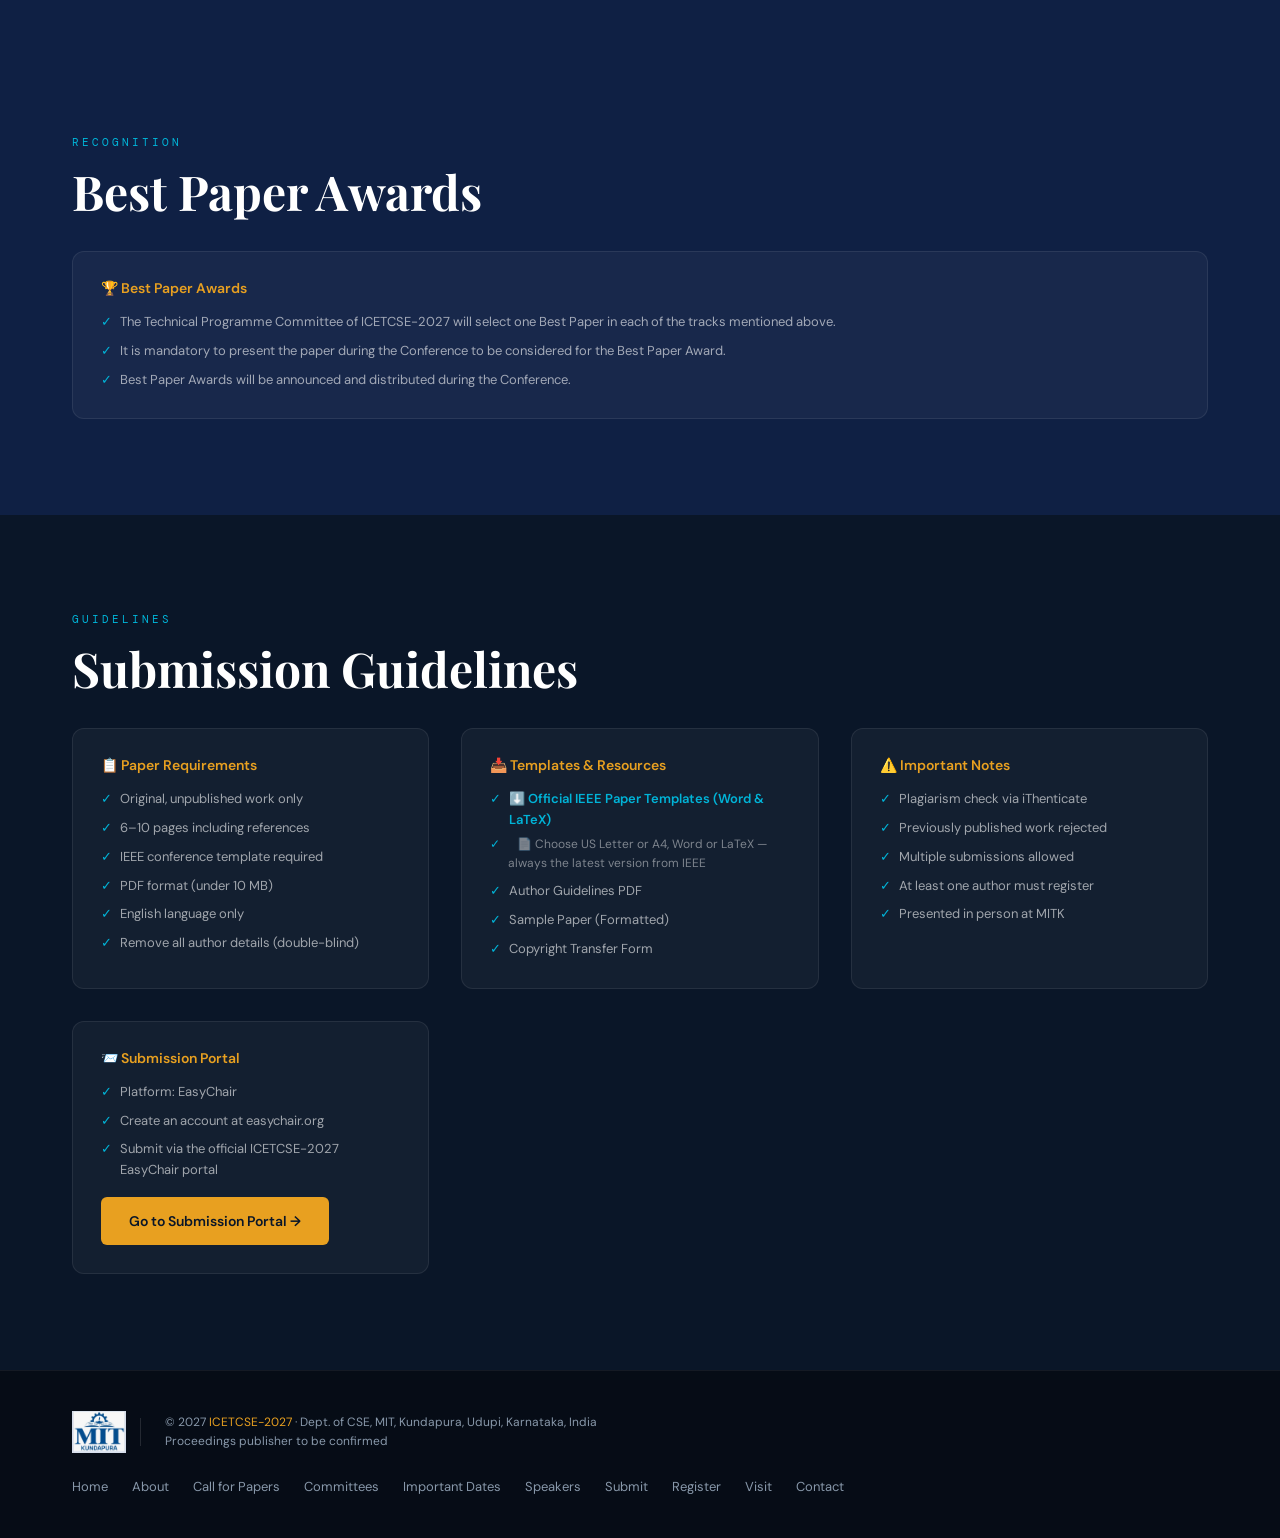
<file: pages/call-for-papers.html>
<!DOCTYPE html>
<html lang="en">
<head>
  <meta charset="UTF-8"><meta name="viewport" content="width=device-width, initial-scale=1.0">
  <title>Call for Papers — ICETCSE-2027</title>
  <link rel="stylesheet" href="../assets/css/style.css">
  <link rel="stylesheet" href="../assets/css/navbar.css">
  <link rel="stylesheet" href="../assets/css/components.css">
  <style>
    .tracks-grid .track-card h3 { font-size: 19px; line-height: 1.35; }
    .tracks-grid .track-topics li { font-size: 14px; }
  </style>
</head>
<body>
<div class="page-hero">
  <div class="page-hero-grid"></div>
  <div class="container page-hero-content">
    <div class="breadcrumb"><a href="../index.html">Home</a> › <span>Call for Papers</span></div>
    <h1>Call for <em>Papers</em></h1>
    <p>Submit original, unpublished research in Computer Science & Engineering.</p>
  </div>
</div>
<section style="background:var(--navy2);">
  <div class="container">
    <div class="notice notice-info reveal">ℹ️ &nbsp;ICETCSE-2027 follows a <strong>double-blind peer review</strong> process. Please remove all author details before submission.</div>
    <div class="reveal">
      <span class="section-tag">Research Areas</span>
      <h2 class="section-title">Conference Tracks</h2>
      <p class="section-sub">We invite original contributions in the following four tracks.</p>
    </div>
    <div class="tracks-grid reveal" style="margin-top:2rem;grid-template-columns:repeat(auto-fit,minmax(300px,1fr));">
      <div class="track-card">
        <span class="track-num">TRACK 01</span>
        <h3>Artificial Intelligence & Machine Learning</h3>
        <ul class="track-topics">
          <li>Deep Learning & Neural Networks</li><li>Natural Language Processing</li>
          <li>Computer Vision & Image Processing</li><li>Explainable & Trustworthy AI</li>
          <li>Reinforcement Learning</li><li>Generative AI & Large Language Models</li>
          <li>Federated Learning</li><li>AI in Healthcare & Agriculture</li>
        </ul>
      </div>
      <div class="track-card">
        <span class="track-num">TRACK 02</span>
        <h3>Internet of Things & Cloud Computing</h3>
        <ul class="track-topics">
          <li>Smart IoT Systems & Architectures</li><li>Edge & Fog Computing</li>
          <li>Cloud-Native & Serverless Apps</li><li>Industrial IoT (IIoT)</li>
          <li>Wireless Sensor Networks</li><li>Smart Cities & Smart Homes</li>
          <li>Digital Twin Technologies</li><li>5G & Next-Generation Networks</li>
        </ul>
      </div>
      <div class="track-card">
        <span class="track-num">TRACK 03</span>
        <h3>Cybersecurity & Blockchain</h3>
        <ul class="track-topics">
          <li>Network Security & Intrusion Detection</li><li>Cryptography & Secure Protocols</li>
          <li>Blockchain Technologies</li><li>Privacy-Preserving Computing</li>
          <li>Cyber-Physical Systems Security</li><li>Digital Forensics</li>
          <li>Zero Trust Architecture</li><li>Malware Analysis & Detection</li>
        </ul>
      </div>
      <div class="track-card">
        <span class="track-num">TRACK 04</span>
        <h3>Data Science & Emerging Technologies</h3>
        <ul class="track-topics">
          <li>Big Data Analytics & Mining</li><li>Quantum Computing</li>
          <li>Augmented & Virtual Reality</li><li>Human-Computer Interaction</li>
          <li>Software Engineering & DevOps</li><li>Sustainable & Green Computing</li>
          <li>Embedded Systems & VLSI</li><li>Robotics & Automation</li>
        </ul>
      </div>
      <div class="track-card">
        <span class="track-num">TRACK 05</span>
        <h3>Electronics, Communication & Intelligent Systems (ECE)</h3>
        <ul class="track-topics">
          <li>VLSI Design</li><li>Embedded Systems</li>
          <li>Signal Processing</li><li>Wireless Communications</li>
          <li>RF Engineering</li><li>Smart Sensors</li>
        </ul>
      </div>
    </div>
  </div>
</section>

<!-- ══════════════════════════════
     BEST PAPER AWARDS
══════════════════════════════ -->
<section style="background:var(--navy2);">
  <div class="container">
    <div class="reveal">
      <span class="section-tag">Recognition</span>
      <h2 class="section-title">Best Paper Awards</h2>
    </div>
    <div class="info-box reveal" style="margin-top:2rem;">
      <h4>🏆 Best Paper Awards</h4>
      <ul>
        <li>The Technical Programme Committee of ICETCSE-2027 will select one Best Paper in each of the tracks mentioned above.</li>
        <li>It is mandatory to present the paper during the Conference to be considered for the Best Paper Award.</li>
        <li>Best Paper Awards will be announced and distributed during the Conference.</li>
      </ul>
    </div>
  </div>
</section>

<section style="background:var(--navy);">
  <div class="container">
    <div class="reveal">
      <span class="section-tag">Guidelines</span>
      <h2 class="section-title">Submission Guidelines</h2>
    </div>
<div style="display:grid;grid-template-columns:repeat(auto-fit,minmax(280px,1fr));gap:2rem;margin-top:2rem;" class="reveal">
      <div class="info-box"><h4>📋 Paper Requirements</h4><ul><li>Original, unpublished work only</li><li>6–10 pages including references</li><li>IEEE conference template required</li><li>PDF format (under 10 MB)</li><li>English language only</li><li>Remove all author details (double-blind)</li></ul></div>


      <div class="info-box">
  <h4>📥 Templates & Resources</h4>
  <ul>
    <li>
      <a href="https://ieee.org/conferences/publishing/templates.html" 
         target="_blank"
         style="color:var(--teal);font-weight:600;text-decoration:none;">
         ⬇️ Official IEEE Paper Templates (Word & LaTeX)
      </a>
    </li>
    <li style="color:rgba(255,255,255,0.45);font-size:12px;margin-top:-4px;">
      &nbsp;&nbsp;&nbsp;📄 Choose US Letter or A4, Word or LaTeX — always the latest version from IEEE
    </li>
    <li>Author Guidelines PDF</li>
    <li>Sample Paper (Formatted)</li>
    <li>Copyright Transfer Form</li>
  </ul>
</div>

    <div class="info-box"><h4>⚠️ Important Notes</h4><ul><li>Plagiarism check via iThenticate</li><li>Previously published work rejected</li><li>Multiple submissions allowed</li><li>At least one author must register</li><li>Presented in person at MITK</li></ul></div>
      
 <div class="info-box"><h4>📨 Submission Portal</h4>
  <ul>
    <li>Platform: EasyChair</li>
    <li>Create an account at easychair.org</li>
    <li>Submit via the official ICETCSE-2027 EasyChair portal</li>
  </ul>
  <a href="https://easychair.org/conferences/?conf=icetcse2027" 
     target="_blank"
     class="btn btn-primary" 
     style="margin-top:1rem;display:inline-flex;">
     Go to Submission Portal →
  </a>
</div>
  </div>
</section>
<script src="../assets/js/navbar.js"></script>
<script src="../assets/js/main.js"></script>
</body></html>
</file>
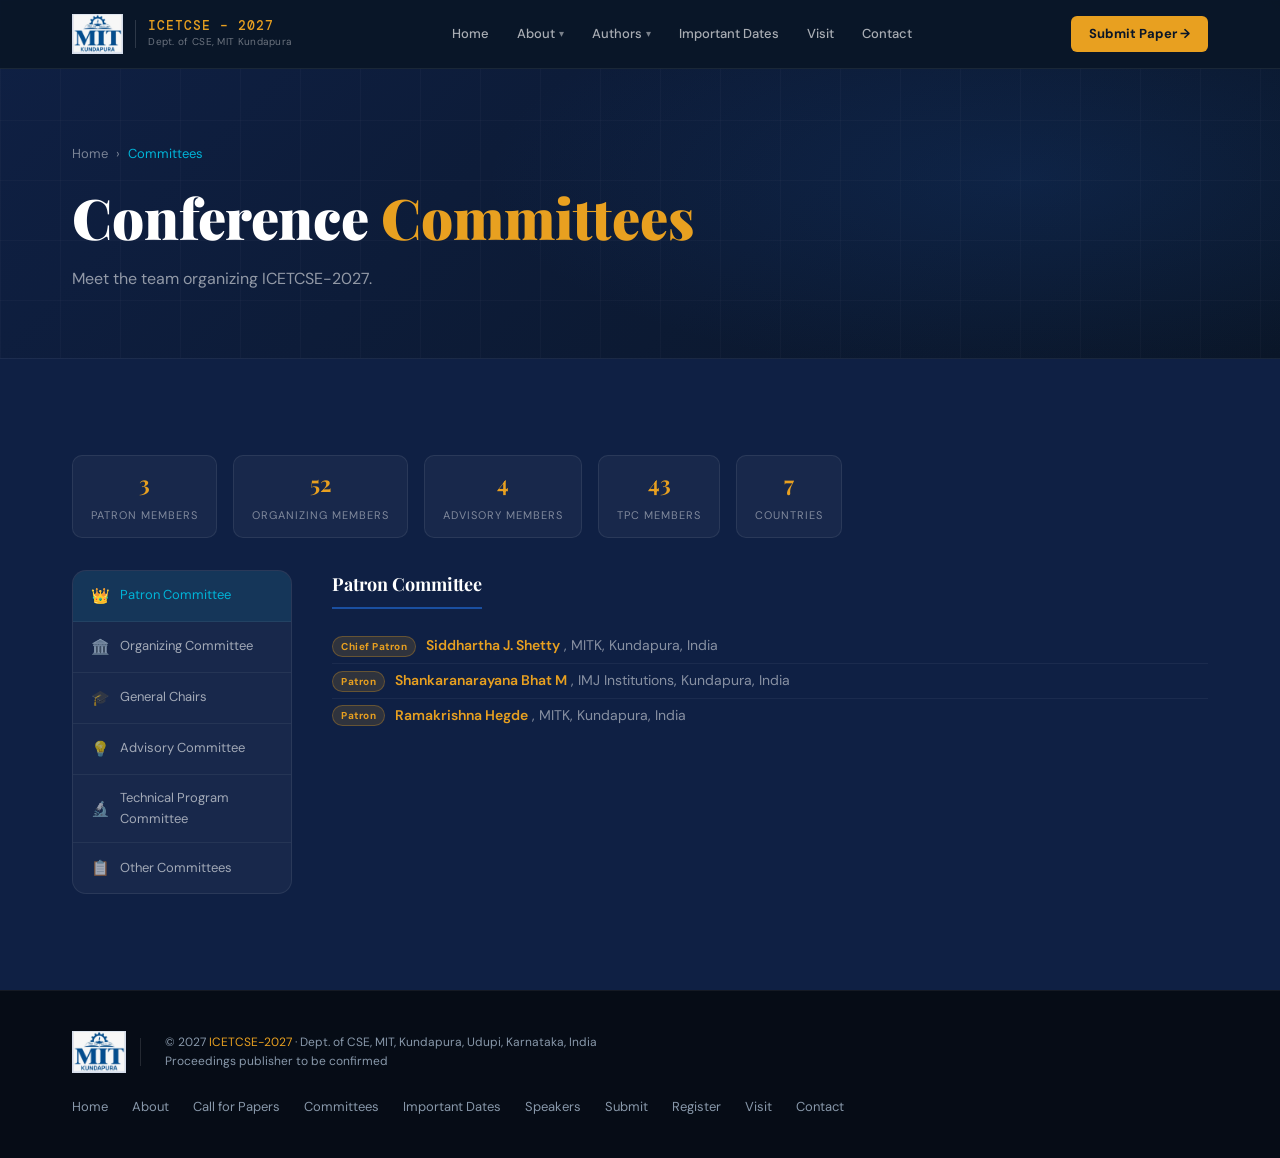
<file: pages/committees.html>
<!DOCTYPE html>
<html lang="en">
<head>
  <meta charset="UTF-8"><meta name="viewport" content="width=device-width, initial-scale=1.0">
  <title>Committees — ICETCSE-2027</title>
  <link rel="stylesheet" href="../assets/css/style.css">
  <link rel="stylesheet" href="../assets/css/navbar.css">
  <link rel="stylesheet" href="../assets/css/components.css">
  <style>
    .committee-layout {
      display: grid;
      grid-template-columns: 220px 1fr;
      gap: 2.5rem;
      align-items: start;
    }
    .committee-nav {
      position: sticky;
      top: 88px;
      background: rgba(255,255,255,0.04);
      border: 1px solid rgba(255,255,255,0.08);
      border-radius: 14px;
      overflow: hidden;
    }
    .committee-nav a {
      display: flex;
      align-items: center;
      gap: 10px;
      padding: 13px 18px;
      font-size: 13px;
      color: rgba(255,255,255,0.6);
      border-bottom: 1px solid rgba(255,255,255,0.06);
      transition: all 0.2s;
      cursor: pointer;
      text-decoration: none;
    }
    .committee-nav a:last-child { border-bottom: none; }
    .committee-nav a:hover,
    .committee-nav a.active {
      background: rgba(0,180,216,0.1);
      color: var(--teal);
    }
    .committee-nav a .nav-icon { font-size: 15px; flex-shrink: 0; }
    .committee-panel { display: none; }
    .committee-panel.active { display: block; }
    .cmt-section { margin-bottom: 2.5rem; }
    .cmt-section-title {
      font-family: var(--font-display);
      font-size: 18px;
      font-weight: 700;
      color: var(--white);
      margin-bottom: 6px;
      padding-bottom: 8px;
      border-bottom: 2px solid var(--blue);
      display: inline-block;
    }
    .cmt-note {
      font-size: 12px;
      color: rgba(255,255,255,0.35);
      font-style: italic;
      margin-bottom: 12px;
      display: block;
    }
    .member-list { list-style: none; margin: 0; padding: 0; }
    .member-item {
      padding: 6px 0;
      border-bottom: 1px solid rgba(255,255,255,0.05);
      line-height: 1.5;
      font-size: 14px;
    }
    .member-item:last-child { border-bottom: none; }
.member-name {
  color: var(--accent);
  font-weight: 600;
  font-size: 14px;
}    .member-info { color: rgba(255,255,255,0.5); }

    /* Organizing committee keeps role badges */
    .role-label {
      display: inline-block;
      font-size: 10px;
      font-weight: 700;
      padding: 2px 8px;
      border-radius: 100px;
      letter-spacing: 0.5px;
      margin-right: 6px;
      vertical-align: middle;
    }
    .role-gold { background: rgba(232,160,32,0.15); color: #e8a020; border: 1px solid rgba(232,160,32,0.3); }
    .role-blue { background: rgba(26,79,160,0.15); color: #6699dd; border: 1px solid rgba(26,79,160,0.3); }
    .role-teal { background: rgba(0,180,216,0.12); color: var(--teal); border: 1px solid rgba(0,180,216,0.3); }

    .cmt-stats {
      display: flex;
      gap: 1rem;
      flex-wrap: wrap;
      margin-bottom: 2rem;
    }
    .cmt-stat {
      background: rgba(255,255,255,0.04);
      border: 1px solid rgba(255,255,255,0.08);
      border-radius: 10px;
      padding: 10px 18px;
      text-align: center;
    }
    .cmt-stat-num {
      font-family: var(--font-display);
      font-size: 22px;
      font-weight: 700;
      color: var(--accent);
      display: block;
    }
    .cmt-stat-label {
      font-size: 11px;
      color: rgba(255,255,255,0.45);
      letter-spacing: 1px;
      text-transform: uppercase;
    }
    .tpc-grid {
      display: grid;
      grid-template-columns: 1fr 1fr;
      gap: 0;
    }
    .tpc-grid .member-item { padding: 6px 12px 6px 0; }

    @media (max-width: 900px) {
      .committee-layout { grid-template-columns: 1fr; }
      .committee-nav {
        position: static;
        display: flex;
        flex-wrap: wrap;
        border-radius: 10px;
      }
      .committee-nav a {
        border-bottom: none;
        border-right: 1px solid rgba(255,255,255,0.06);
        flex: 1;
        min-width: 120px;
        justify-content: center;
        text-align: center;
        flex-direction: column;
        gap: 4px;
        padding: 10px 8px;
      }
      .tpc-grid { grid-template-columns: 1fr; }
    }
  </style>
</head>
<body>

<div class="page-hero">
  <div class="page-hero-grid"></div>
  <div class="container page-hero-content">
    <div class="breadcrumb"><a href="../index.html">Home</a> › <span>Committees</span></div>
    <h1>Conference <em>Committees</em></h1>
    <p>Meet the team organizing ICETCSE-2027.</p>
  </div>
</div>

<section style="background:var(--navy2);">
  <div class="container">

    <div class="cmt-stats reveal">
<div class="cmt-stat"><span class="cmt-stat-num">3</span><span class="cmt-stat-label">Patron Members</span></div>
<div class="cmt-stat"><span class="cmt-stat-num">52</span><span class="cmt-stat-label">Organizing Members</span></div>
<div class="cmt-stat"><span class="cmt-stat-num">4</span><span class="cmt-stat-label">Advisory Members</span></div>
<div class="cmt-stat"><span class="cmt-stat-num">43</span><span class="cmt-stat-label">TPC Members</span></div>
<div class="cmt-stat"><span class="cmt-stat-num">7</span><span class="cmt-stat-label">Countries</span></div>
    </div>

    <div class="committee-layout reveal">

      <nav class="committee-nav">
        <a class="active" onclick="showCmt('patrons',this)"><span class="nav-icon">👑</span> Patron Committee</a>
        <a onclick="showCmt('organizing',this)"><span class="nav-icon">🏛️</span> Organizing Committee</a>
        <a onclick="showCmt('general',this)"><span class="nav-icon">🎓</span> General Chairs</a>
        <a onclick="showCmt('advisory',this)"><span class="nav-icon">💡</span> Advisory Committee</a>
        <a onclick="showCmt('tpc',this)"><span class="nav-icon">🔬</span> Technical Program Committee</a>
        <a onclick="showCmt('other',this)"><span class="nav-icon">📋</span> Other Committees</a>
      </nav>

      <div class="committee-content">

        <!-- PATRONS -->
        <div id="cmt-patrons" class="committee-panel active">
          <div class="cmt-section">
            <div class="cmt-section-title">Patron Committee</div>
            <ul class="member-list" style="margin-top:14px;">
              <li class="member-item">
                <span class="role-label role-gold">Chief Patron</span>
                <span class="member-name">Siddhartha J. Shetty</span>
                <span class="member-info">, MITK, Kundapura, India</span>
              </li>
                   <li class="member-item">
                <span class="role-label role-gold">Patron</span>
                <span class="member-name">Shankaranarayana Bhat M</span>
                <span class="member-info">, IMJ Institutions, Kundapura, India</span>
              </li>

              <li class="member-item">
                <span class="role-label role-gold">Patron</span>
                <span class="member-name">Ramakrishna Hegde</span>
                <span class="member-info">, MITK, Kundapura, India</span>
              </li>

            </ul>
          </div>
        </div>

        <!-- ORGANIZING -->
        <div id="cmt-organizing" class="committee-panel">
          <div class="cmt-section">
            <div class="cmt-section-title">Organizing Committee</div>
            <ul class="member-list" style="margin-top:14px;">
               <li class="member-item">
                 <span class="role-label role-blue">Conference Convener</span>
                 <span class="member-name">Mohammed Aljunid</span>
                 <span class="member-info">, MITK, Kundapura, India</span>
               </li>
               <li class="member-item">
                 <span class="role-label role-blue">Organizing Chair</span>
                 <div>
                   <span class="member-name">Manjunath Ramanna Lamani</span>
                   <span class="member-info">, MITK, Kundapura, India</span>
                 </div>
                 <div>
                   <span class="member-name">Varun Kumar</span>
                   <span class="member-info">, MITK, Kundapura, India</span>
                 </div>
               </li>
               <!-- <li class="member-item">
                <span class="role-label role-blue">Co-Convener</span>
                <span class="member-name">Varun Kumar</span>
                <span class="member-info">, MITK, Kundapura, India</span>
              </li> -->
              <!-- <li class="member-item"><span class="member-name">Varun Kumar</span><span class="member-info">, MITK, Kundapura, India</span></li> -->
            </ul>
            <div class="cmt-section-title" style="margin-top:1.5rem;">Organizing Committee Members</div>
            <ul class="member-list" style="margin-top:14px;">
             
              <li class="member-item"><span class="member-name">Sam Abraham</span><span class="member-info">, MITK, Kundapura, India</span></li>
              <li class="member-item"><span class="member-name">Suchithra Pujari</span><span class="member-info">, MITK, Kundapura, India</span></li>
              <li class="member-item"><span class="member-name">K. Subashini</span><span class="member-info">, MITK, Kundapura, India</span></li>
              <li class="member-item"><span class="member-name">Muthuvel Laxmikanthan</span><span class="member-info">, MITK, Kundapura, India</span></li>
               <li class="member-item"><span class="member-name">Amrithkala M Shetty</span><span class="member-info">, Nitte, Mangalore, Karnataka, India</span></li>
      <li class="member-item"><span class="member-name">Sharal Coelho</span><span class="member-info">, JGI Knowledge Campus, Jain (Deemed to be University), India</span></li>
      <li class="member-item"><span class="member-name">Asha Hegde</span><span class="member-info">, School of Information Science, Presidency University, Bengaluru, India</span></li>
            <li class="member-item"><span class="member-name">Abubaker Yahya</span><span class="member-info">, Mangalore University, Mangaluru, India</span></li>
            <li class="member-item"><span class="member-name">Sadiq Qaid</span><span class="member-info">, Mangalore University, Mangaluru, India</span></li>
                        <li class="member-item"><span class="member-name">Hesham Haider</span><span class="member-info">, Al razi Univeristy, Sanaa, Yemen</span></li>
                        <li class="member-item"><span class="member-name">Yahya Alashmori</span><span class="member-info">, Al razi Univeristy, Sanaa, Yemen</span></li>

              <li class="member-item"><span class="member-name">Sookshma Adiga</span><span class="member-info">, MITK, Kundapura, India</span></li>
              <li class="member-item"><span class="member-name">Prameela</span><span class="member-info">, MITK, Kundapura, India</span></li>
              <li class="member-item"><span class="member-name">Smithashree K</span><span class="member-info">, MITK, Kundapura, India</span></li>
              <li class="member-item"><span class="member-name">Anilkumar Shetty</span><span class="member-info">, MITK, Kundapura, India</span></li>
              <li class="member-item"><span class="member-name">Harsha N Honnu</span><span class="member-info">, MITK, Kundapura, India</span></li>
              <li class="member-item"><span class="member-name">Sujit Satish Pai</span><span class="member-info">, MITK, Kundapura, India</span></li>
              <li class="member-item"><span class="member-name">P Sneha</span><span class="member-info">, MITK, Kundapura, India</span></li>
              <li class="member-item"><span class="member-name">Supriya</span><span class="member-info">, MITK, Kundapura, India</span></li>
              <li class="member-item"><span class="member-name">Prajnitha</span><span class="member-info">, MITK, Kundapura, India</span></li>
              <li class="member-item"><span class="member-name">Farana Mohammed Imran</span><span class="member-info">, MITK, Kundapura, India</span></li>
              <li class="member-item"><span class="member-name">Mushra</span><span class="member-info">, MITK, Kundapura, India</span></li>
              <li class="member-item"><span class="member-name">Zameer Ahamed H M</span><span class="member-info">, MITK, Kundapura, India</span></li>
              <li class="member-item"><span class="member-name">Prashant Naik</span><span class="member-info">, MITK, Kundapura, India</span></li>
              <li class="member-item"><span class="member-name">Sunaina Gajanan Ambig</span><span class="member-info">, MITK, Kundapura, India</span></li>
              <li class="member-item"><span class="member-name">Smitha Vishwanath</span><span class="member-info">, MITK, Kundapura, India</span></li>
              <li class="member-item"><span class="member-name">Shrinidhi N</span><span class="member-info">, MITK, Kundapura, India</span></li>
              <li class="member-item"><span class="member-name">Ritam Rajak</span><span class="member-info">, MITK, Kundapura, India</span></li>
              <li class="member-item"><span class="member-name">Pravin Kumar</span><span class="member-info">, MITK, Kundapura, India</span></li>
              <li class="member-item"><span class="member-name">Shivananda Swamy Mahapurush</span><span class="member-info">, MITK, Kundapura, India</span></li>
              <li class="member-item"><span class="member-name">T. Reenaraj</span><span class="member-info">, MITK, Kundapura, India</span></li>
              <li class="member-item"><span class="member-name">Beerendra Patel</span><span class="member-info">, MITK, Kundapura, India</span></li>
              <li class="member-item"><span class="member-name">Akshatha Naik</span><span class="member-info">, MITK, Kundapura, India</span></li>
              <li class="member-item"><span class="member-name">Bala Nagehswar</span><span class="member-info">, MITK, Kundapura, India</span></li>
              <li class="member-item"><span class="member-name">Divya K</span><span class="member-info">, MITK, Kundapura, India</span></li>
              <li class="member-item"><span class="member-name">Sushma Shetty</span><span class="member-info">, MITK, Kundapura, India</span></li>
              <li class="member-item"><span class="member-name">Akshatha Kamath</span><span class="member-info">, MITK, Kundapura, India</span></li>
              <li class="member-item"><span class="member-name">Paras Sahu</span><span class="member-info">, MITK, Kundapura, India</span></li>
              <li class="member-item"><span class="member-name">Ashwath Hebbar Amsadi</span><span class="member-info">, MITK, Kundapura, India</span></li>
              <li class="member-item"><span class="member-name">Ajitesh</span><span class="member-info">, MITK, Kundapura, India</span></li>
              <li class="member-item"><span class="member-name">Lakshmi G</span><span class="member-info">, MITK, Kundapura, India</span></li>
              <li class="member-item"><span class="member-name">Ganapathi</span><span class="member-info">, MITK, Kundapura, India</span></li>
              <li class="member-item"><span class="member-name">Muralidhara B K</span><span class="member-info">, MITK, Kundapura, India</span></li>
              <li class="member-item"><span class="member-name">Raja</span><span class="member-info">, MITK, Kundapura, India</span></li>
              <li class="member-item"><span class="member-name">Anush</span><span class="member-info">, MITK, Kundapura, India</span></li>
              <li class="member-item"><span class="member-name">Dhrishya Shetty</span><span class="member-info">, MITK, Kundapura, India</span></li>
              <li class="member-item"><span class="member-name">Nirupama G N</span><span class="member-info">, MITK, Kundapura, India</span></li>
              <li class="member-item"><span class="member-name">Sanket Rohidas Durgekar</span><span class="member-info">, MITK, Kundapura, India</span></li>
              <li class="member-item"><span class="member-name">Sujith MC</span><span class="member-info">, MITK, Kundapura, India</span></li>
              <!-- <li class="member-item"><span class="member-name">Suchitra</span><span class="member-info">, MITK, Kundapura, India</span></li>
              <li class="member-item"><span class="member-name">Thilaka Laxmi</span><span class="member-info">, MITK, Kundapura, India</span></li>
              <li class="member-item"><span class="member-name">Poornima Shetty</span><span class="member-info">, MITK, Kundapura, India</span></li>
              <li class="member-item"><span class="member-name">Kavya</span><span class="member-info">, MITK, Kundapura, India</span></li>
              <li class="member-item"><span class="member-name">Nagaveni</span><span class="member-info">, MITK, Kundapura, India</span></li>
              <li class="member-item"><span class="member-name">Chaithali</span><span class="member-info">, MITK, Kundapura, India</span></li> -->
              <!-- <li class="member-item"><span class="member-name">Paranichandran D</span><span class="member-info">, MITK, Kundapura, India</span></li>
              <li class="member-item"><span class="member-name">T. Nandhini</span><span class="member-info">, MITK, Kundapura, India</span></li>
              <li class="member-item"><span class="member-name">Prasanna Kumara</span><span class="member-info">, MITK, Kundapura, India</span></li>
              <li class="member-item"><span class="member-name">Ankitha N Bhandary</span><span class="member-info">, MITK, Kundapura, India</span></li>
              <li class="member-item"><span class="member-name">Navyashree</span><span class="member-info">, MITK, Kundapura, India</span></li>
              <li class="member-item"><span class="member-name">Deepak Shetty M</span><span class="member-info">, MITK, Kundapura, India</span></li>
              <li class="member-item"><span class="member-name">Raksha</span><span class="member-info">, MITK, Kundapura, India</span></li>
              <li class="member-item"><span class="member-name">Chaithra</span><span class="member-info">, MITK, Kundapura, India</span></li>
              <li class="member-item"><span class="member-name">Ashwini</span><span class="member-info">, MITK, Kundapura, India</span></li>
              <li class="member-item"><span class="member-name">Bhanu Kumar</span><span class="member-info">, MITK, Kundapura, India</span></li>
              <li class="member-item"><span class="member-name">Dharani B Shetty</span><span class="member-info">, MITK, Kundapura, India</span></li>
              <li class="member-item"><span class="member-name">Nikhila Pai</span><span class="member-info">, MITK, Kundapura, India</span></li>
              <li class="member-item"><span class="member-name">Asha Kumari</span><span class="member-info">, MITK, Kundapura, India</span></li> -->
            </ul>
          </div>
        </div>

        <!-- GENERAL CHAIRS -->
        <div id="cmt-general" class="committee-panel">
          <div class="cmt-section">
            <div class="cmt-section-title">General Chairs</div>
            <ul class="member-list" style="margin-top:14px;">

              <li class="member-item">
                <span class="member-name">Anil Kumar K M</span>
                <span class="member-info">, SJCE, JSS Science and Technology University, Mysore, India</span>
              </li>

              <li class="member-item">
                <span class="member-name">Hasan Firdaus Bin Mohd Zaki</span>
                <span class="member-info">, International Islamic University Malaysia, Malaysia</span>
              </li>

              <li class="member-item">
                <span class="member-name">Venugopala P S</span>
                <span class="member-info">, NMAMIT Nitte, India</span>
              </li>
            </ul>
          </div>
        </div>

        <!-- ADVISORY -->
        <div id="cmt-advisory" class="committee-panel">
          <div class="cmt-section">
            <div class="cmt-section-title">Advisory Committee</div>
            <ul class="member-list" style="margin-top:14px;">
              <li class="member-item">
                <span class="member-name">Manjaiah D H</span>
                <span class="member-info">, Mangalore University, Karnataka, India</span>
              </li>
              <li class="member-item">
                <span class="member-name">B H Shekar</span>
                <span class="member-info">, Mangalore University, Karnataka, India</span>
              </li>
              <li class="member-item">
                <span class="member-name">Sandeep Kumar</span>
                <span class="member-info">, CHRIST University, Bengaluru, India</span>
              </li>
              <li class="member-item">
                <span class="member-name">Shivaraj B. Hublikar</span>
                <span class="member-info">, IMJ Institutions, Kundapura, India</span>
              </li>
            </ul>
          </div>
        </div>
<!-- TPC -->
<div id="cmt-tpc" class="committee-panel">

  <div class="cmt-section">
    <div class="cmt-section-title">Technical Program Committee (TPC)</div>
    <ul class="member-list" style="margin-top:14px;">

      <li class="member-item"><span class="member-name">Varun Kumar</span><span class="member-info">, MITK, Kundapura, India</span></li>
            <li class="member-item"><span class="member-name">Mohammed Aljunid </span><span class="member-info">, MITK, Kundapura, India</span></li>

      <li class="member-item"><span class="member-name">Sharmila Kumari M</span><span class="member-info">, P.A. College of Engineering, Mangalore, India</span></li>
      <li class="member-item"><span class="member-name">S. V. Sathyanarayana</span><span class="member-info">, JNNCE Shivamogga, India</span></li>
           <li class="member-item"><span class="member-name">Mohammed Zakir B</span><span class="member-info">, PA College of Engineering, India</span></li>

      <li class="member-item"><span class="member-name">Preethi N Patil</span><span class="member-info">, Ramaiah Institute of Technology, Bengaluru, India</span></li>
      <li class="member-item"><span class="member-name">Nagaraja Rao</span><span class="member-info">, SMVITM, Bantakal, Udupi, India</span></li>
      <li class="member-item"><span class="member-name">Harivinod N</span><span class="member-info">, SJEC Mangalore, India</span></li>
      <li class="member-item"><span class="member-name">Radhakrishna Bhat</span><span class="member-info">, MIT Manipal, India</span></li>
           <li class="member-item"><span class="member-name">Vasudeva</span><span class="member-info">,  NMAMIT Nitte, India</span></li>

      <li class="member-item"><span class="member-name">Wasim Ali</span><span class="member-info">, Polytechnic University of Bari, Italy</span></li>
      <li class="member-item"><span class="member-name">Agaz Wani</span><span class="member-info">, University of South Florida, USA</span></li>
      <li class="member-item"><span class="member-name">Ezz El-Din Hemdan</span><span class="member-info">, Menoufia University, Egypt</span></li>
      <li class="member-item"><span class="member-name">Khalid Al-Hussaini</span><span class="member-info">, Thamar University, Yemen</span></li>
      <li class="member-item"><span class="member-name">Gopal Krishna Shyam</span><span class="member-info">, School of CSE, Presidency University, Bengaluru, India</span></li>
      <li class="member-item"><span class="member-name">S Ajitha</span><span class="member-info">, MS Ramaiah Institute of Technology, Bengaluru, India</span></li>
      <li class="member-item"><span class="member-name">Murugan R</span><span class="member-info">, Jain University, Bengaluru, India</span></li>
      <li class="member-item"><span class="member-name">Harishkumar K S </span><span class="member-info">,  School of Computer Science and Engineering,
Presidency University, Bengaluru, India</span></li>
      <li class="member-item"><span class="member-name">K. Subashini</span><span class="member-info">, MITK, Kundapura, India</span></li>
      <li class="member-item"><span class="member-name">Manoj A. Patil</span><span class="member-info">, Christ University, Bengaluru, India</span></li>
      <li class="member-item"><span class="member-name">Radhika Kamath</span><span class="member-info">, Manipal University, India</span></li>
      <li class="member-item"><span class="member-name">Evangelin Geetha D</span><span class="member-info">, Ramaiah Institute of Technology, Bengaluru, India</span></li>
      <li class="member-item"><span class="member-name">Prakash J</span><span class="member-info">, Yenepoya Institute of Technology, India</span></li>
      <li class="member-item"><span class="member-name">Shazia Mannan</span><span class="member-info">, Ramaiah Institute of Technology, Bengaluru, India</span></li>
      <li class="member-item"><span class="member-name">Mahipunath</span><span class="member-info">, MITK, Kundapura, India</span></li>
      <li class="member-item"><span class="member-name">Shrinidhi</span><span class="member-info">, MITK, Kundapura, India</span></li>
      <li class="member-item"><span class="member-name">Reena Raj</span><span class="member-info">, MITK, Kundapura, India</span></li>
     
      <li class="member-item"><span class="member-name">Jyothish Lal G</span><span class="member-info">, Amrita School of AI, Amrita Vishwa Vidyapeetham, Coimbatore, India</span></li>
      <li class="member-item"><span class="member-name">Premjith B</span><span class="member-info">, Amrita School of AI, Amrita Vishwa Vidyapeetham, Coimbatore, India</span></li>
      <li class="member-item"><span class="member-name">Jeevan Pinto</span><span class="member-info">,St Aloysius  ( Deemed to be University), Mangaluru, India</span></li>
      <li class="member-item"><span class="member-name">Anisha P Rodrigues</span><span class="member-info">,St Joseph Engineering College, Mangaluru,  India</span></li>
      <li class="member-item"><span class="member-name">Poornima Shetty</span><span class="member-info">, MAHE, Manipal,  India</span></li>
      <li class="member-item"><span class="member-name">Habtu Hailu</span><span class="member-info">, Debre Tabor University, Amhara Region, Ethiopia</span></li>

      <li class="member-item"><span class="member-name">Ibrahim Gad </span><span class="member-info">, Tanta university, Egypt</span></li>

      <li class="member-item"><span class="member-name">Andhe dharani</span><span class="member-info">, R V college of engineering,  Bengaluru, India</span></li>

        <li class="member-item"><span class="member-name">N C Patil</span><span class="member-info">, Sri Krishna Institute of Technology,  Bengaluru, India</span></li>

        <!-- <li class="member-item"><span class="member-name">K Sailaja Kumar</span><span class="member-info">, School of Computer Science and Engineering,  Bengaluru, India</span></li> -->
        <li class="member-item"><span class="member-name">Jayasimha S R</span><span class="member-info">, JSS Academy Of Technical Education Karnataka,  Bengaluru, India</span></li>
        <li class="member-item"><span class="member-name">Vishal C </span><span class="member-info">, School of Technology, IFIM College 8P & 9P, KIADB Industrial Area, Electronics City Phase I,  Bengaluru, India</span></li>

        <li class="member-item"><span class="member-name"> Indumathi </span><span class="member-info">, JSS,  Bengaluru, India</span></li>

        <li class="member-item"><span class="member-name"> Shailaja Kumar </span><span class="member-info">,RVU,  Bengaluru, India</span></li>

    </ul>
  </div>

</div>

        </div>

        <!-- OTHER -->
        <div id="cmt-other" class="committee-panel">
          <div class="cmt-section">
            <div class="cmt-section-title">Other Committees</div>
            <span class="cmt-note">Details will be updated soon</span>
            <ul class="member-list" style="margin-top:14px;">
              <li class="member-item"><span class="role-label role-teal">Registration</span><span class="member-name">[Faculty Name]</span><span class="member-info">, MITK, Kundapura, India</span></li>
              <li class="member-item"><span class="role-label role-teal">Publicity</span><span class="member-name">[Faculty Name]</span><span class="member-info">, MITK, Kundapura, India</span></li>
              <li class="member-item"><span class="role-label role-teal">Finance</span><span class="member-name">[Faculty Name]</span><span class="member-info">, MITK, Kundapura, India</span></li>
              <li class="member-item"><span class="role-label role-teal">Keynote</span><span class="member-name">[Faculty Name]</span><span class="member-info">, MITK, Kundapura, India</span></li>
            </ul>
          </div>
        </div>

      </div>
    </div>
  </div>
</section>

<script src="../assets/js/navbar.js"></script>
<script src="../assets/js/main.js"></script>
<script>
function showCmt(id, el) {
  document.querySelectorAll('.committee-panel').forEach(p => p.classList.remove('active'));
  document.querySelectorAll('.committee-nav a').forEach(a => a.classList.remove('active'));
  document.getElementById('cmt-' + id).classList.add('active');
  el.classList.add('active');
}
</script>
</body>
</html>
</file>
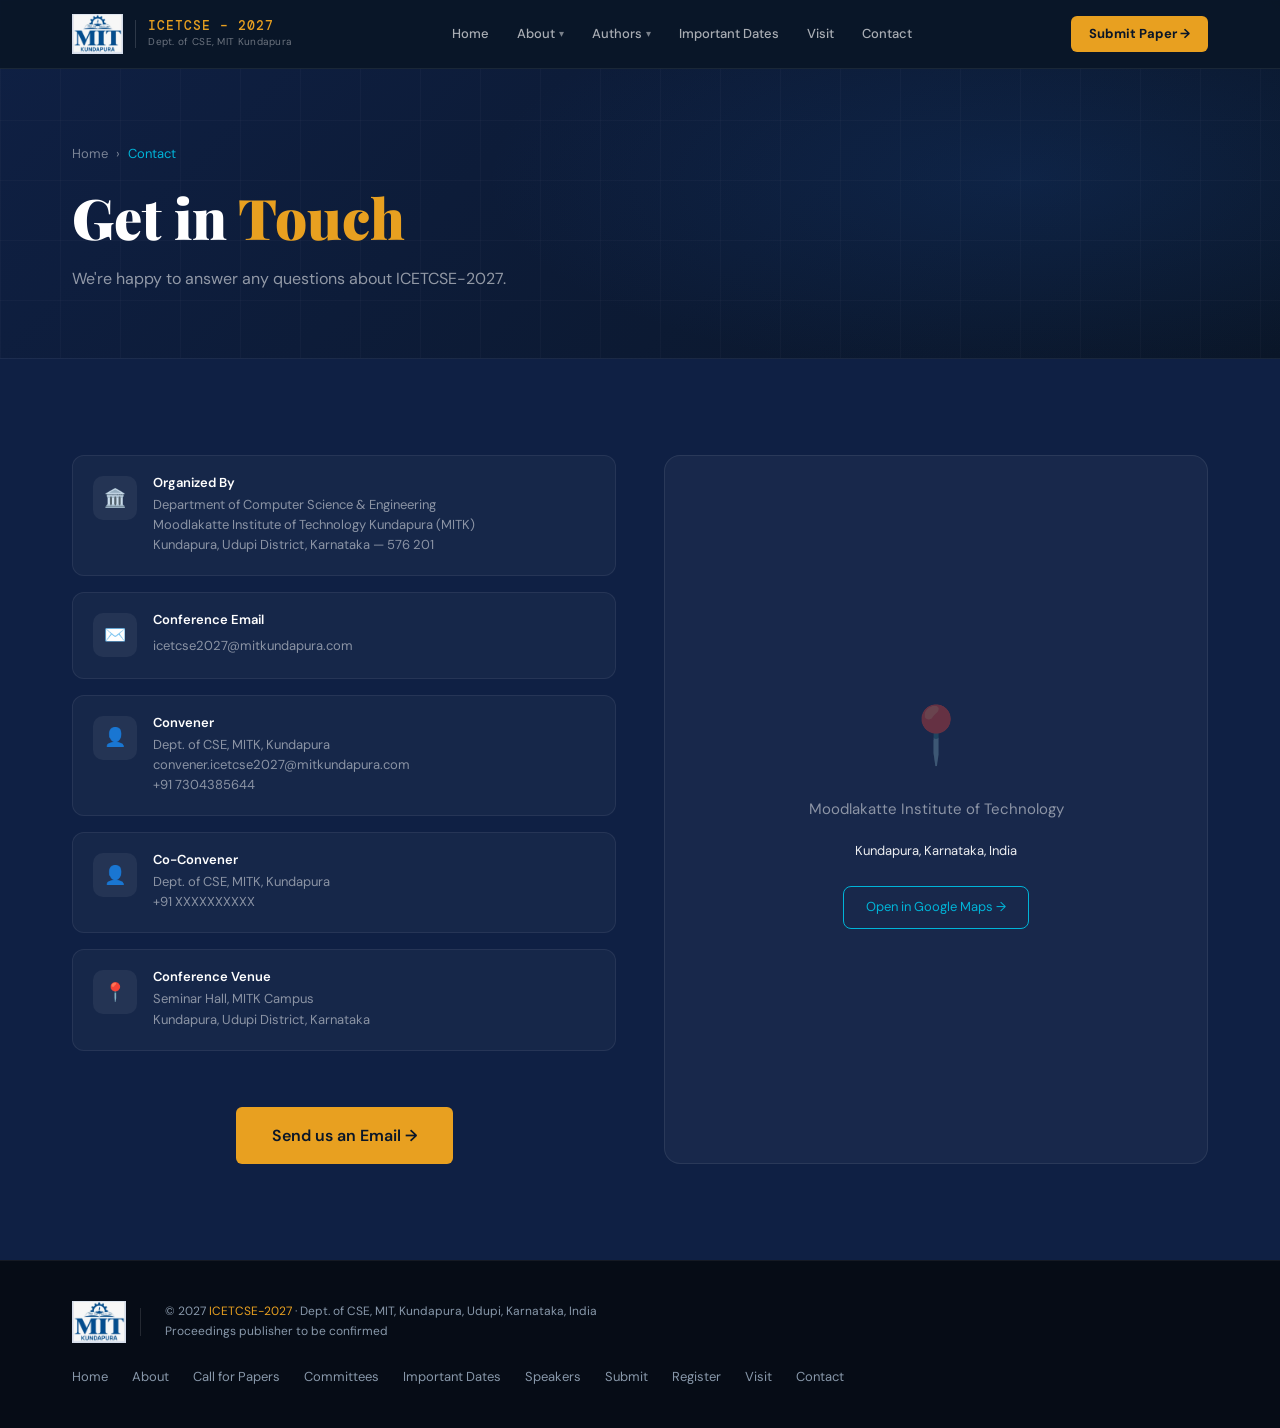
<file: pages/contact.html>
<!DOCTYPE html>
<html lang="en">
<head>
  <meta charset="UTF-8"><meta name="viewport" content="width=device-width, initial-scale=1.0">
  <title>Contact — ICETCSE-2027</title>
  <link rel="stylesheet" href="../assets/css/style.css">
  <link rel="stylesheet" href="../assets/css/navbar.css">
  <link rel="stylesheet" href="../assets/css/components.css">
</head>
<body>
<div class="page-hero">
  <div class="page-hero-grid"></div>
  <div class="container page-hero-content">
    <div class="breadcrumb"><a href="../index.html">Home</a> › <span>Contact</span></div>
    <h1>Get in <em>Touch</em></h1>
    <p>We're happy to answer any questions about ICETCSE-2027.</p>
  </div>
</div>
<section style="background:var(--navy2);">
  <div class="container">
<div style="display:grid;grid-template-columns:repeat(auto-fit,minmax(300px,1fr));gap:3rem;" class="reveal">
      <div style="display:flex;flex-direction:column;gap:1rem;">
        <div class="contact-card"><div class="contact-icon">🏛️</div><div><h4>Organized By</h4><p>Department of Computer Science & Engineering<br>Moodlakatte Institute of Technology Kundapura (MITK)<br>Kundapura, Udupi District, Karnataka — 576 201</p></div></div>
        <div class="contact-card"><div class="contact-icon">✉️</div><div><h4>Conference Email</h4><a href="mailto:icetcse2027@mitkundapura.com">icetcse2027@mitkundapura.com</a></div></div>
<div class="contact-card"><div class="contact-icon">👤</div><div><h4>Convener</h4><p>Dept. of CSE, MITK, Kundapura<br><a href="mailto:convener.icetcse2027@mitkundapura.com">convener.icetcse2027@mitkundapura.com</a><br><a href="tel:+917304385644">+91 7304385644</a></p></div></div>
        <div class="contact-card"><div class="contact-icon">👤</div><div><h4>Co-Convener</h4><p>Dept. of CSE, MITK, Kundapura<br><a href="tel:+91XXXXXXXXXX">+91 XXXXXXXXXX</a></p></div></div>
        <div class="contact-card"><div class="contact-icon">📍</div><div><h4>Conference Venue</h4><p>Seminar Hall, MITK Campus<br>Kundapura, Udupi District, Karnataka</p></div></div>
        
<div style="text-align:center;margin-top:2.5rem;">
  <a href="mailto:icetcse2027@mitkundapura.com" 
     class="btn btn-primary"
     style="font-size:16px;padding:16px 36px;display:inline-flex;width:auto;">
     Send us an Email →
  </a>
</div>      </div>
      <div>
        <div style="background:rgba(255,255,255,0.04);border:1px solid rgba(255,255,255,0.08);border-radius:16px;overflow:hidden;height:100%;min-height:400px;display:flex;flex-direction:column;align-items:center;justify-content:center;gap:1rem;color:rgba(255,255,255,0.35);">
          <div style="font-size:3.5rem;">📍</div>
          <p style="color:rgba(255,255,255,0.5);font-size:15px;">Moodlakatte Institute of Technology</p>
          <p style="font-size:13px;">Kundapura, Karnataka, India</p>
          <a href="https://maps.google.com/?q=Kundapura+Karnataka+Engineering+College" target="_blank" style="color:var(--teal);font-size:13px;border:1px solid var(--teal);padding:10px 22px;border-radius:8px;margin-top:.5rem;transition:all .2s;">Open in Google Maps →</a>
        </div>
      </div>
    </div>
  </div>
</section>
<script src="../assets/js/navbar.js"></script>
<script src="../assets/js/main.js"></script>
</body></html>
</file>
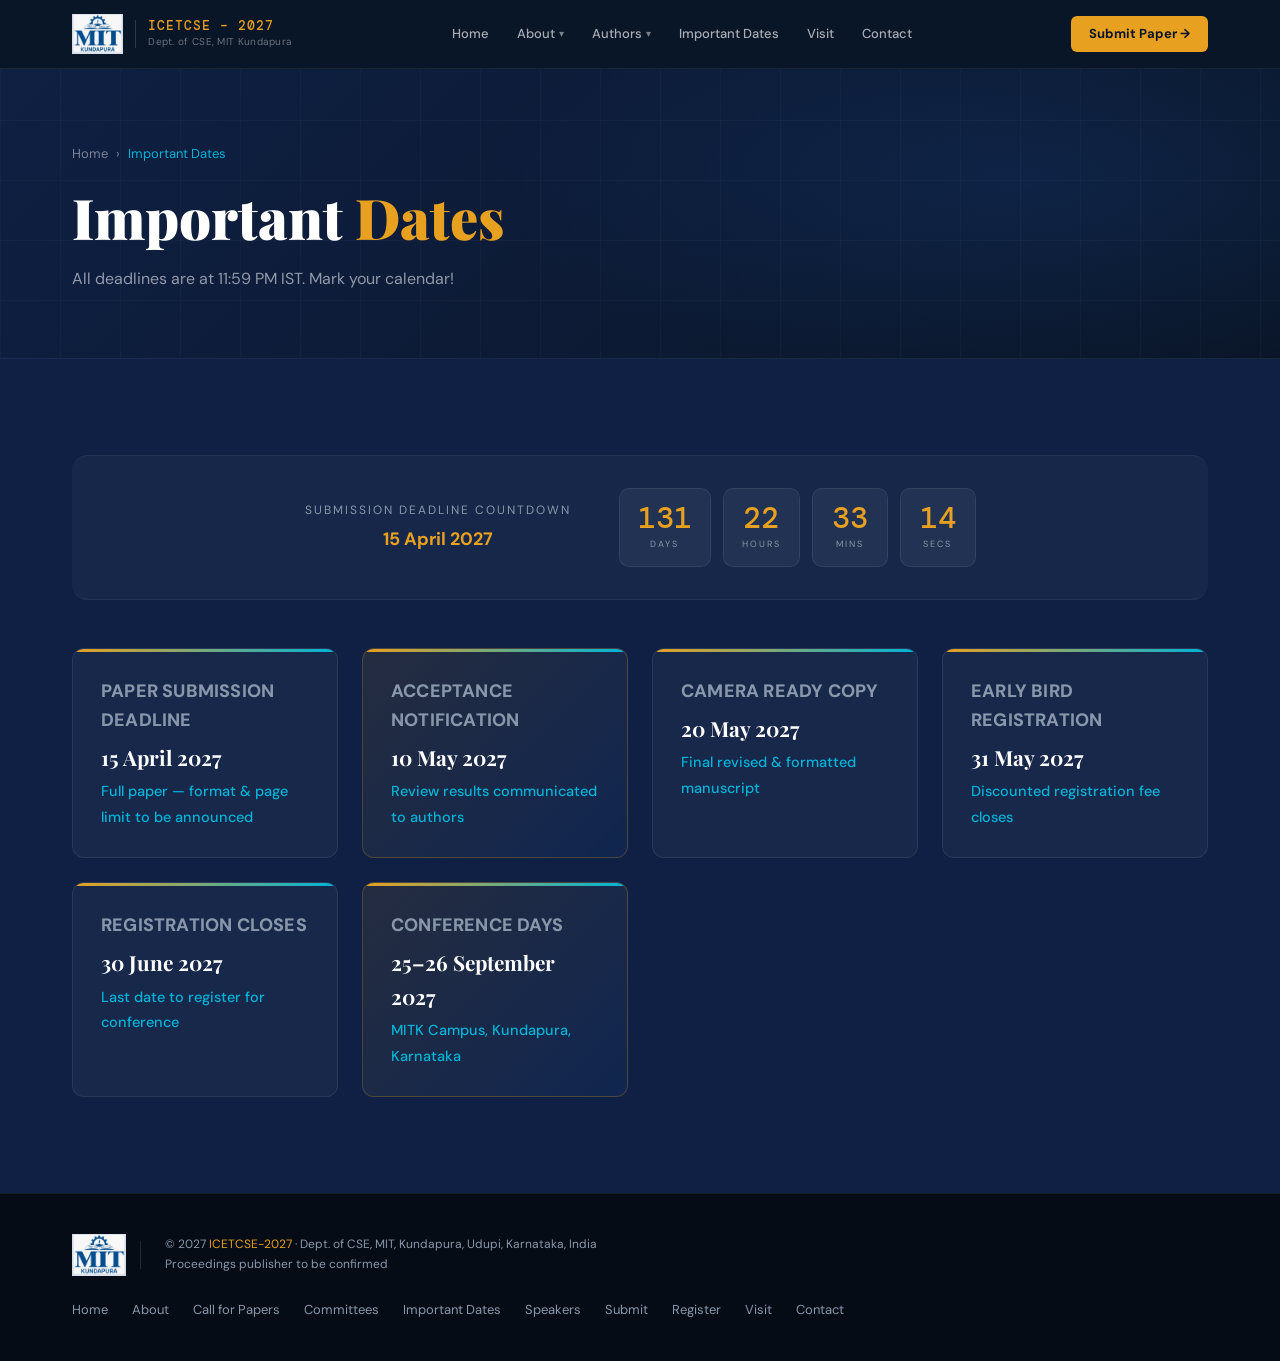
<file: pages/important-dates.html>
<!DOCTYPE html>
<html lang="en">
<head>
  <meta charset="UTF-8"><meta name="viewport" content="width=device-width, initial-scale=1.0">
  <title>Important Dates — ICETCSE-2027</title>
  <link rel="stylesheet" href="../assets/css/style.css">
  <link rel="stylesheet" href="../assets/css/navbar.css">
  <link rel="stylesheet" href="../assets/css/components.css">
  <style>
    .timeline .t-label {
      font-size: 18px;
      font-weight: 800;
      letter-spacing: 0.2px;
    }
    .timeline .t-note {
      font-size: 14.5px;
      font-weight: 500;
      line-height: 1.5;
    }
  </style>
</head>
<body>
<div class="page-hero">
  <div class="page-hero-grid"></div>
  <div class="container page-hero-content">
    <div class="breadcrumb"><a href="../index.html">Home</a> › <span>Important Dates</span></div>
    <h1>Important <em>Dates</em></h1>
    <p>All deadlines are at 11:59 PM IST. Mark your calendar!</p>
  </div>
</div>
<section style="background:var(--navy2);">
  <div class="container">
    <div class="countdown-bar" style="background:rgba(255,255,255,0.03);border-radius:16px;margin-bottom:3rem;" class="reveal">
      <div class="countdown-inner">
        <div class="countdown-label"><span class="label-text">Submission Deadline Countdown</span><span class="label-sub" style="font-size:18px;font-weight:700;color:#e8a020;">15 April 2027</span>

</div>
        <div class="countdown-boxes">
          <div class="cd-box"><span class="cd-num" id="cd-days">--</span><span class="cd-unit">Days</span></div>
          <div class="cd-box"><span class="cd-num" id="cd-hrs">--</span><span class="cd-unit">Hours</span></div>
          <div class="cd-box"><span class="cd-num" id="cd-min">--</span><span class="cd-unit">Mins</span></div>
          <div class="cd-box"><span class="cd-num" id="cd-sec">--</span><span class="cd-unit">Secs</span></div>
        </div>
      </div>
    </div>
    <div class="timeline reveal">
  <div class="timeline-card">
    <span class="t-label">Paper Submission Deadline</span>
    <span class="t-date">15 April 2027</span>
    <span class="t-note">Full paper — format & page limit to be announced</span>
  </div>
    <div class="timeline-card highlight">
    <span class="t-label">Acceptance Notification</span>
    <span class="t-date">10 May 2027</span>
    <span class="t-note">Review results communicated to authors</span>
  </div>
        <div class="timeline-card">
    <span class="t-label">Camera Ready Copy</span>
    <span class="t-date">20 May 2027</span>
    <span class="t-note">Final revised & formatted manuscript</span>
  </div>

  <div class="timeline-card">
    <span class="t-label">Early Bird Registration</span>
    <span class="t-date">31 May 2027</span>
    <span class="t-note">Discounted registration fee closes</span>
  </div>
    <div class="timeline-card">
    <span class="t-label">Registration Closes</span>
    <span class="t-date">30 June 2027</span>
    <span class="t-note">Last date to register for conference</span>
  </div>  <div class="timeline-card highlight">
    <span class="t-label">Conference Days</span>
    <span class="t-date">25–26 September 2027</span>
    <span class="t-note">MITK Campus, Kundapura, Karnataka</span>
  </div>    
    <!-- <div class="notice notice-warn reveal" style="margin-top:2rem;">All dates are tentative and subject to change. Please check this page regularly for updates.</div> -->
  </div>
</section>
<script src="../assets/js/navbar.js"></script>
<script src="../assets/js/main.js"></script>
</body></html>
</file>
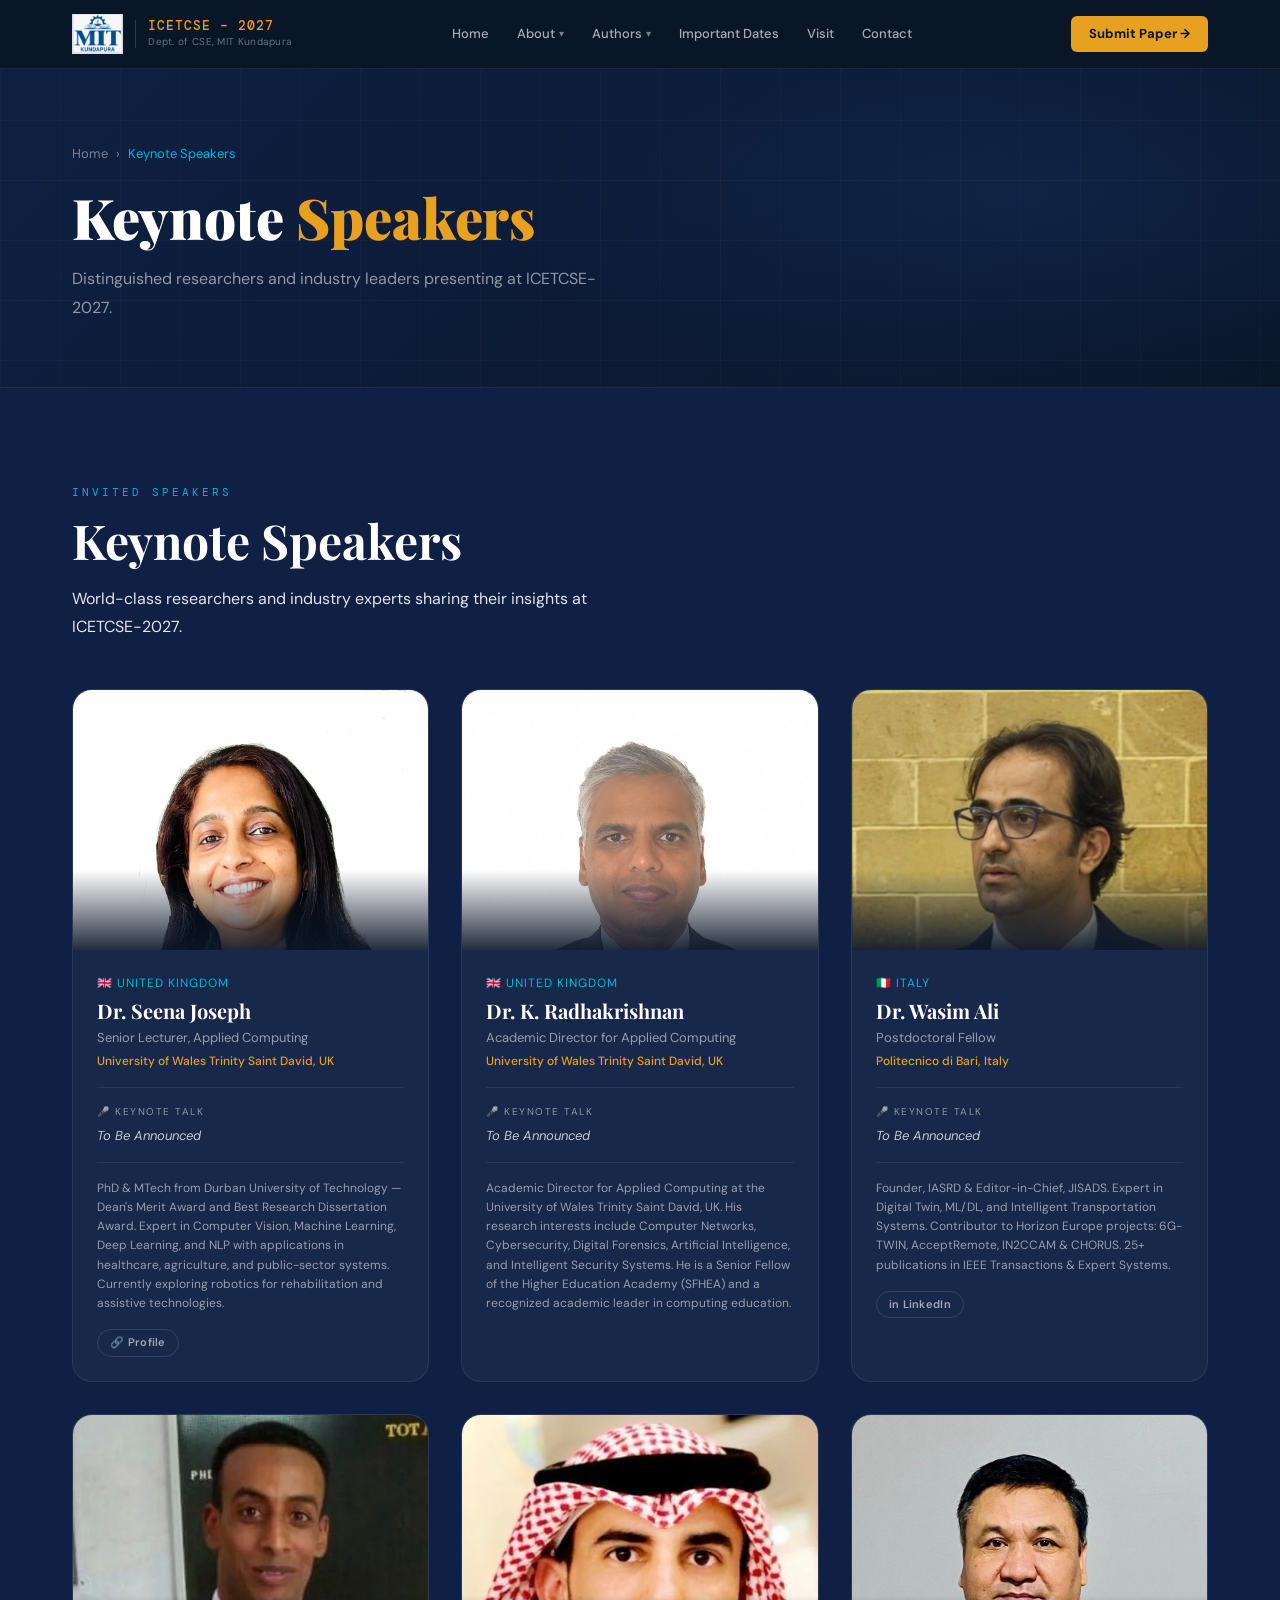
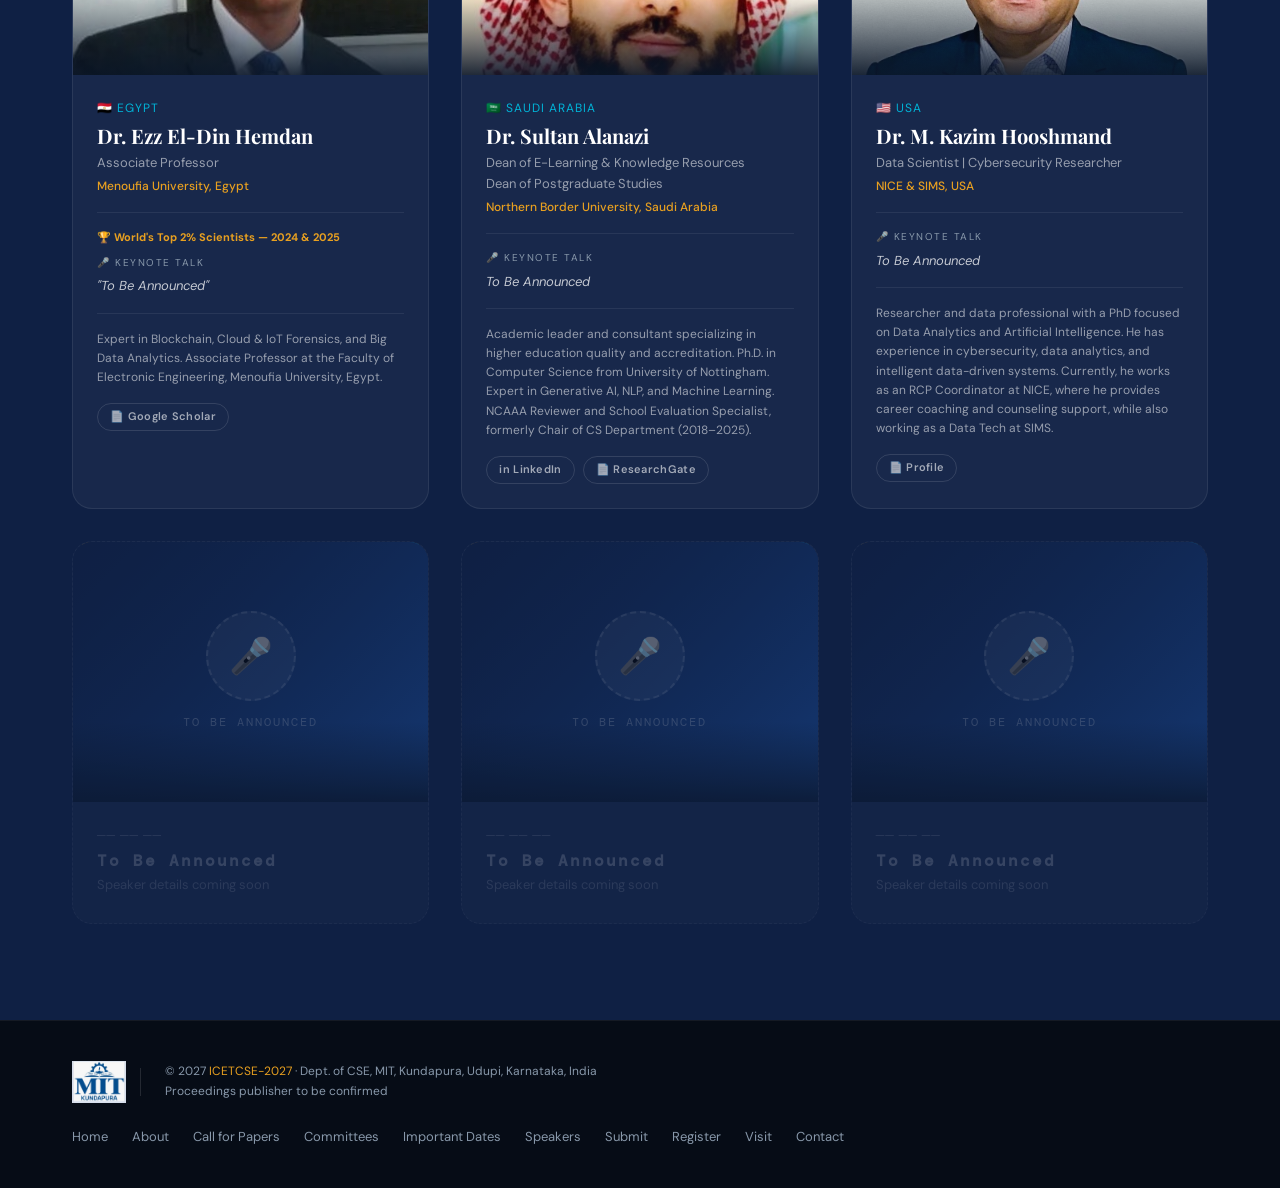
<file: pages/keynote-speakers.html>
<!DOCTYPE html>
<html lang="en">
<head>
  <meta charset="UTF-8">
  <meta name="viewport" content="width=device-width, initial-scale=1.0">
  <title>Keynote Speakers — ICETCSE-2027</title>
  <link rel="stylesheet" href="../assets/css/style.css">
  <link rel="stylesheet" href="../assets/css/navbar.css">
  <link rel="stylesheet" href="../assets/css/components.css">
  <style>
    .speakers-grid {
      display: grid;
      grid-template-columns: repeat(3, 1fr);
      gap: 2rem;
      margin-top: 3rem;
    }
    .spk-card {
      background: rgba(255,255,255,0.04);
      border: 1px solid rgba(255,255,255,0.08);
      border-radius: 20px;
      overflow: hidden;
      transition: all 0.3s ease;
      position: relative;
    }
    .spk-card:hover {
      transform: translateY(-6px);
      border-color: rgba(232,160,32,0.35);
      box-shadow: 0 16px 50px rgba(0,0,0,0.3);
    }
    .spk-card::before {
      content: '';
      position: absolute;
      top: 0; left: 0; right: 0;
      height: 3px;
      background: linear-gradient(90deg, var(--accent), var(--teal));
    }
    .spk-photo-wrap {
      position: relative;
      width: 100%;
      height: 260px;
      overflow: hidden;
      background: linear-gradient(135deg, var(--navy2), var(--blue));
    }
    .spk-photo {
      width: 100%;
      height: 100%;
      object-fit: cover;
      object-position: top;
      display: block;
      transition: transform 0.4s ease;
    }
    .spk-card:hover .spk-photo { transform: scale(1.05); }
    .spk-photo-wrap::after {
      content: '';
      position: absolute;
      bottom: 0; left: 0; right: 0;
      height: 80px;
      background: linear-gradient(0deg, rgba(10,22,40,0.9) 0%, transparent 100%);
    }
    .spk-avatar-placeholder {
      width: 100%; height: 100%;
      display: flex; flex-direction: column;
      align-items: center; justify-content: center; gap: 12px;
      background: linear-gradient(135deg, var(--navy2) 0%, rgba(26,79,160,0.3) 100%);
    }
    .spk-avatar-circle {
      width: 90px; height: 90px; border-radius: 50%;
      background: rgba(255,255,255,0.07);
      border: 2px dashed rgba(255,255,255,0.15);
      display: flex; align-items: center; justify-content: center;
      font-size: 2.2rem;
    }
    .spk-avatar-placeholder span {
      font-size: 12px; color: rgba(255,255,255,0.3);
      letter-spacing: 2px; text-transform: uppercase;
      font-family: var(--font-mono);
    }
    .spk-body { padding: 1.5rem; }
    .spk-country {
      font-size: 12px; color: var(--teal);
      letter-spacing: 1px; text-transform: uppercase;
      margin-bottom: 0.4rem;
      display: flex; align-items: center; gap: 6px;
    }
    .spk-name {
      font-family: var(--font-display);
      font-size: 1.25rem; font-weight: 700;
      color: var(--white); margin-bottom: 0.3rem; line-height: 1.2;
    }
    .spk-designation { font-size: 13px; color: rgba(255,255,255,0.55); margin-bottom: 0.2rem; }
    .spk-affiliation { font-size: 12px; color: var(--accent); font-weight: 500; margin-bottom: 1rem; }
    .spk-divider { border: none; border-top: 1px solid rgba(255,255,255,0.07); margin: 1rem 0; }
    .spk-talk-label {
      font-size: 10px; color: var(--gray);
      letter-spacing: 1.5px; text-transform: uppercase;
      margin-bottom: 0.35rem; display: block;
    }
    .spk-talk-title { font-size: 13px; color: rgba(255,255,255,0.75); line-height: 1.55; font-style: italic; }
    .spk-links { display: flex; gap: 8px; margin-top: 1rem; flex-wrap: wrap; }
    .spk-link {
      display: inline-flex; align-items: center; gap: 5px;
      font-size: 11px; font-weight: 600;
      padding: 4px 12px; border-radius: 100px;
      border: 1px solid rgba(255,255,255,0.12);
      color: rgba(255,255,255,0.6); text-decoration: none;
      transition: all 0.2s; letter-spacing: 0.3px;
    }
    .spk-link:hover { border-color: var(--teal); color: var(--teal); }
    .spk-card.tba { opacity: 0.5; border-style: dashed; }
    .spk-card.tba:hover { opacity: 0.7; transform: translateY(-3px); }
    .spk-name.tba-text {
      color: rgba(255,255,255,0.3);
      font-size: 1rem; font-family: var(--font-mono); letter-spacing: 2px;
    }
    @media (max-width: 1024px) { .speakers-grid { grid-template-columns: repeat(2, 1fr); } }
    @media (max-width: 600px)  { .speakers-grid { grid-template-columns: 1fr; } }
  </style>
</head>
<body>

<div class="page-hero">
  <div class="page-hero-grid"></div>
  <div class="container page-hero-content">
    <div class="breadcrumb"><a href="../index.html">Home</a> › <span>Keynote Speakers</span></div>
    <h1>Keynote <em>Speakers</em></h1>
    <p>Distinguished researchers and industry leaders presenting at ICETCSE-2027.</p>
  </div>
</div>

<section style="background:var(--navy2);">
  <div class="container">
    <div class="reveal">
      <span class="section-tag">Invited Speakers</span>
      <h2 class="section-title">Keynote Speakers</h2>
      <p class="section-sub">World-class researchers and industry experts sharing their insights at ICETCSE-2027.</p>
    </div>

    <div class="speakers-grid reveal">

      <!-- ══════════════════════════════════════════════
           HOW TO ADD A SPEAKER:
           1. Save photo as: assets/images/speakers/speaker1.jpg
           2. Fill in name, designation, affiliation, country flag
           3. Add talk title
           4. Add real links (remove unused ones)
           5. Copy this block to add more speakers
           6. Delete TBA cards when replaced
      ══════════════════════════════════════════════ -->


<!-- SPEAKER 01 Dr. Seena Joseph -->
<div class="spk-card">
  <div class="spk-photo-wrap">
    <img
      src="../assets/images/speakers/speaker01.jpg"
      class="spk-photo"
      alt="Dr. Seena Joseph"
      onerror="this.style.display='none'; this.parentElement.innerHTML='<div class=spk-avatar-placeholder><div class=spk-avatar-circle>👤</div><span>Photo Coming Soon</span></div>'"
    >
  </div>
  <div class="spk-body">
    <div class="spk-country">🇬🇧 United Kingdom</div>
    <div class="spk-name">Dr. Seena Joseph</div>
    <div class="spk-designation">
      Senior Lecturer, Applied Computing
    </div>
    <div class="spk-affiliation">
      University of Wales Trinity Saint David, UK
    </div>
    <hr class="spk-divider">
    <span class="spk-talk-label">🎤 Keynote Talk</span>
    <div class="spk-talk-title">
      <!-- "Human-Centred AI: From Computer Vision to Robotics for Rehabilitation" -->
      To Be Announced
    </div>
    <hr class="spk-divider">
    <div style="font-size:12px;color:rgba(255,255,255,0.55);line-height:1.6;">
      PhD & MTech from Durban University of Technology — Dean's Merit Award 
      and Best Research Dissertation Award. Expert in Computer Vision, 
      Machine Learning, Deep Learning, and NLP with applications in 
      healthcare, agriculture, and public-sector systems. Currently 
      exploring robotics for rehabilitation and assistive technologies.
    </div>
    <div class="spk-links">
      <a href="https://www.uwtsd.ac.uk/staff/seena-joseph/"
         target="_blank" class="spk-link">🔗 Profile</a>
    </div>
  </div>
</div>


      <!-- SPEAKER 0— Dr. K. Radhakrishnan -->
<div class="spk-card">
  <div class="spk-photo-wrap">
    <img
      src="../assets/images/speakers/speaker0.jpg"
      class="spk-photo"
      alt="Dr. K. Radhakrishnan"
      onerror="this.style.display='none'; this.parentElement.innerHTML='<div class=spk-avatar-placeholder><div class=spk-avatar-circle>👤</div><span>Photo Coming Soon</span></div>'"
    >
  </div>

  <div class="spk-body">
    <div class="spk-country">🇬🇧 United Kingdom</div>

    <div class="spk-name">Dr. K. Radhakrishnan</div>

    <div class="spk-designation">
      Academic Director for Applied Computing
    </div>

    <div class="spk-affiliation">
      University of Wales Trinity Saint David, UK
    </div>

    <hr class="spk-divider">

    <span class="spk-talk-label">🎤 Keynote Talk</span>

    <div class="spk-talk-title">
      <!-- "Artificial Intelligence and Cybersecurity: Building Secure Digital Futures" -->
    To Be Announced  
    </div>

    <hr class="spk-divider">

    <div style="font-size:12px;color:rgba(255,255,255,0.55);line-height:1.6;">
Academic Director for Applied Computing at the University of Wales Trinity Saint David, UK. His research interests include Computer Networks, Cybersecurity, Digital Forensics, Artificial Intelligence, and Intelligent Security Systems. He is a Senior Fellow of the Higher Education Academy (SFHEA) and a recognized academic leader in computing education.
    </div>
  </div>
</div>


      <!-- SPEAKER 1 — Dr. Wasim Ali -->
<div class="spk-card">
  <div class="spk-photo-wrap">
    <img
      src="../assets/images/speakers/speaker1.jpg"
      class="spk-photo"
      alt="Dr. Wasim Ali"
      onerror="this.style.display='none'; this.parentElement.innerHTML='<div class=spk-avatar-placeholder><div class=spk-avatar-circle>👤</div><span>Photo Coming Soon</span></div>'"
    >
  </div>
  <div class="spk-body">
    <div class="spk-country">🇮🇹 Italy</div>
    <div class="spk-name">Dr. Wasim Ali</div>
    <div class="spk-designation">Postdoctoral Fellow</div>
    <div class="spk-affiliation">Politecnico di Bari, Italy</div>
    <hr class="spk-divider">
    <span class="spk-talk-label">🎤 Keynote Talk</span>
    <!-- <div class="spk-talk-title">"Digital Twins & Deep Learning for Cybersecurity in 6G Networks"</div> -->
         <!-- <div class="spk-talk-title">"Digital Twins & Deep Learning for Cybersecurity in 6G Networks"</div> -->
          <div class="spk-talk-title">To Be Announced</div>
    <hr class="spk-divider">
    <div style="font-size:12px;color:rgba(255,255,255,0.55);line-height:1.6;">
      Founder, IASRD & Editor-in-Chief, JISADS. Expert in Digital Twin, 
      ML/DL, and Intelligent Transportation Systems. Contributor to 
      Horizon Europe projects: 6G-TWIN, AcceptRemote, IN2CCAM & CHORUS. 
      25+ publications in IEEE Transactions & Expert Systems.
    </div>
    <div class="spk-links">
      <a href="https://www.linkedin.com/in/wasim-ali-04875519b/" 
         target="_blank" class="spk-link">in LinkedIn</a>
    </div>
  </div>
</div>


<!-- SPEAKER 2 — Dr. Ezz El-Din Hemdan -->
<div class="spk-card">
  <div class="spk-photo-wrap">
    <img
      src="../assets/images/speakers/speaker2.jpg"
      class="spk-photo"
      alt="Dr. Ezz El-Din Hemdan"
      onerror="this.style.display='none'; this.parentElement.innerHTML='<div class=spk-avatar-placeholder><div class=spk-avatar-circle>👤</div><span>Photo Coming Soon</span></div>'"
    >
  </div>
  <div class="spk-body">
    <div class="spk-country">🇪🇬 Egypt</div>
    <div class="spk-name">Dr. Ezz El-Din Hemdan</div>
    <div class="spk-designation">Associate Professor</div>
    <div class="spk-affiliation">Menoufia University, Egypt</div>
    <hr class="spk-divider">
    <div style="font-size:11px;font-weight:700;color:var(--accent);margin-bottom:.5rem;">
      🏆 World's Top 2% Scientists — 2024 & 2025
    </div>
    <span class="spk-talk-label">🎤 Keynote Talk</span>
    <div class="spk-talk-title">"To Be Announced"</div>
    <hr class="spk-divider">
    <div style="font-size:12px;color:rgba(255,255,255,0.55);line-height:1.6;">
      Expert in Blockchain, Cloud & IoT Forensics, and Big Data Analytics. 
      Associate Professor at the Faculty of Electronic Engineering, 
      Menoufia University, Egypt.
    </div>
    <div class="spk-links">
      <a href="https://scholar.google.com/citations?user=EUGHEZ0AAAAJ&hl=en" 
         target="_blank" class="spk-link">📄 Google Scholar</a>
    </div>
  </div>
</div>


<!-- SPEAKER 4 — Dr. Sultan Alanazi -->
<div class="spk-card">
  <div class="spk-photo-wrap">
    <img
      src="../assets/images/speakers/speaker4.jpg"
      class="spk-photo"
      alt="Dr. Sultan Alanazi"
      onerror="this.style.display='none'; this.parentElement.innerHTML='<div class=spk-avatar-placeholder><div class=spk-avatar-circle>👤</div><span>Photo Coming Soon</span></div>'"
    >
  </div>
  <div class="spk-body">
    <div class="spk-country">🇸🇦 Saudi Arabia</div>
    <div class="spk-name">Dr. Sultan Alanazi</div>
    <div class="spk-designation">
      Dean of E-Learning & Knowledge Resources<br>
      Dean of Postgraduate Studies
    </div>
    <div class="spk-affiliation">Northern Border University, Saudi Arabia</div>
    <hr class="spk-divider">
    <span class="spk-talk-label">🎤 Keynote Talk</span>
    <div class="spk-talk-title">
      <!-- "Generative AI & NLP for Digital Transformation in Higher Education" -->
      To Be Announced
    </div>
    <hr class="spk-divider">
    <div style="font-size:12px;color:rgba(255,255,255,0.55);line-height:1.6;">
      Academic leader and consultant specializing in higher education quality
      and accreditation. Ph.D. in Computer Science from University of Nottingham.
      Expert in Generative AI, NLP, and Machine Learning. NCAAA Reviewer and
      School Evaluation Specialist, formerly Chair of CS Department (2018–2025).
    </div>
    <div class="spk-links">
      <a href="https://www.linkedin.com/in/sultan-alanazi-084aa27b/" 
         target="_blank" class="spk-link">in LinkedIn</a>
      <a href="https://www.researchgate.net/profile/Sultan-Alanazi-18"
         target="_blank" class="spk-link">📄 ResearchGate</a>
    </div>
  </div>
</div>

      <!-- SPEAKER 3 -->

<!-- SPEAKER — Dr. M. Kazim Hooshmand -->
<div class="spk-card">
  <div class="spk-photo-wrap">
    <img
      src="../assets/images/speakers/speaker3.jpg"
      class="spk-photo"
      alt="Dr. M. Kazim Hooshmand"
      onerror="this.style.display='none'; this.parentElement.innerHTML='<div class=spk-avatar-placeholder><div class=spk-avatar-circle>👤</div><span>Photo Coming Soon</span></div>'"
    >
  </div>

  <div class="spk-body">
    <div class="spk-country">🇺🇸 USA</div>

    <div class="spk-name">Dr. M. Kazim Hooshmand</div>

    <div class="spk-designation">
      Data Scientist | Cybersecurity Researcher
    </div>

    <div class="spk-affiliation">
      NICE & SIMS, USA
    </div>

    <hr class="spk-divider">

    <span class="spk-talk-label">🎤 Keynote Talk</span>

    <div class="spk-talk-title">
      <!-- "Cybersecurity and Intelligent Data-Driven Systems" -->
       To Be Announced
    </div>

    <hr class="spk-divider">

    <div style="font-size:12px;color:rgba(255,255,255,0.55);line-height:1.6;">
     Researcher and data professional with a PhD focused on Data Analytics and Artificial Intelligence. He has experience in cybersecurity, data analytics, and intelligent data-driven systems. Currently, he works as an RCP Coordinator at NICE, where he provides career coaching and counseling support, while also working as a Data Tech at SIMS.
    </div>

    <div class="spk-links">
      <a href="#" target="_blank" class="spk-link">
        📄 Profile
      </a>
    </div>
  </div>
</div>


      <!-- TBA 1 — Delete when replaced with real speaker -->
      <div class="spk-card tba">
        <div class="spk-photo-wrap">
          <div class="spk-avatar-placeholder">
            <div class="spk-avatar-circle">🎤</div>
            <span>To Be Announced</span>
          </div>
        </div>
        <div class="spk-body">
          <div class="spk-country" style="color:rgba(255,255,255,0.2);">── ── ──</div>
          <div class="spk-name tba-text">To Be Announced</div>
          <div class="spk-designation" style="color:rgba(255,255,255,0.2);">Speaker details coming soon</div>
        </div>
      </div>

      <!-- TBA 2 — Delete when replaced with real speaker -->
      <div class="spk-card tba">
        <div class="spk-photo-wrap">
          <div class="spk-avatar-placeholder">
            <div class="spk-avatar-circle">🎤</div>
            <span>To Be Announced</span>
          </div>
        </div>
        <div class="spk-body">
          <div class="spk-country" style="color:rgba(255,255,255,0.2);">── ── ──</div>
          <div class="spk-name tba-text">To Be Announced</div>
          <div class="spk-designation" style="color:rgba(255,255,255,0.2);">Speaker details coming soon</div>
        </div>
      </div>

      <!-- TBA 3 — Delete when replaced with real speaker -->
      <div class="spk-card tba">
        <div class="spk-photo-wrap">
          <div class="spk-avatar-placeholder">
            <div class="spk-avatar-circle">🎤</div>
            <span>To Be Announced</span>
          </div>
        </div>
        <div class="spk-body">
          <div class="spk-country" style="color:rgba(255,255,255,0.2);">── ── ──</div>
          <div class="spk-name tba-text">To Be Announced</div>
          <div class="spk-designation" style="color:rgba(255,255,255,0.2);">Speaker details coming soon</div>
        </div>
      </div>

    </div><!-- end .speakers-grid -->
  </div>
</section>

<script src="../assets/js/navbar.js"></script>
<script src="../assets/js/main.js"></script>
</body>
</html>
</file>
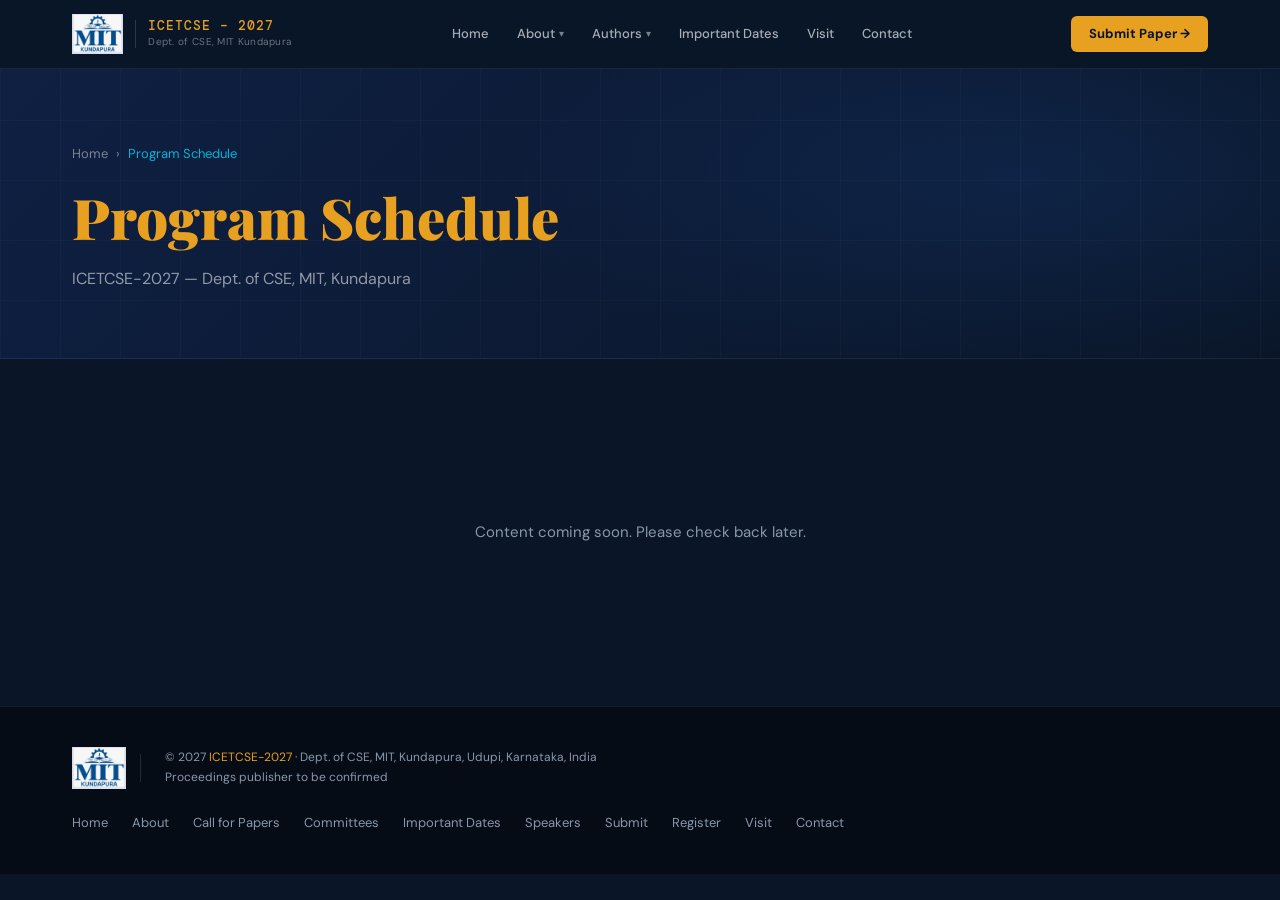
<file: pages/program-schedule.html>
<!DOCTYPE html>
<html lang="en">
<head>
  <meta charset="UTF-8"><meta name="viewport" content="width=device-width, initial-scale=1.0">
  <title>Program Schedule — ICETCSE-2027</title>
  <link rel="stylesheet" href="../assets/css/style.css">
  <link rel="stylesheet" href="../assets/css/navbar.css">
  <link rel="stylesheet" href="../assets/css/components.css">
</head>
<body>
<div class="page-hero">
  <div class="page-hero-grid"></div>
  <div class="container page-hero-content">
    <div class="breadcrumb"><a href="../index.html">Home</a> › <span>Program Schedule</span></div>
    <h1><em>Program Schedule</em></h1>
    <p>ICETCSE-2027 — Dept. of CSE, MIT, Kundapura</p>
  </div>
</div>
<section><div class="container"><p style="text-align:center;color:var(--gray);padding:4rem 0;">Content coming soon. Please check back later.</p></div></section>
<script src="../assets/js/navbar.js"></script>
<script src="../assets/js/main.js"></script>
</body></html>
</file>
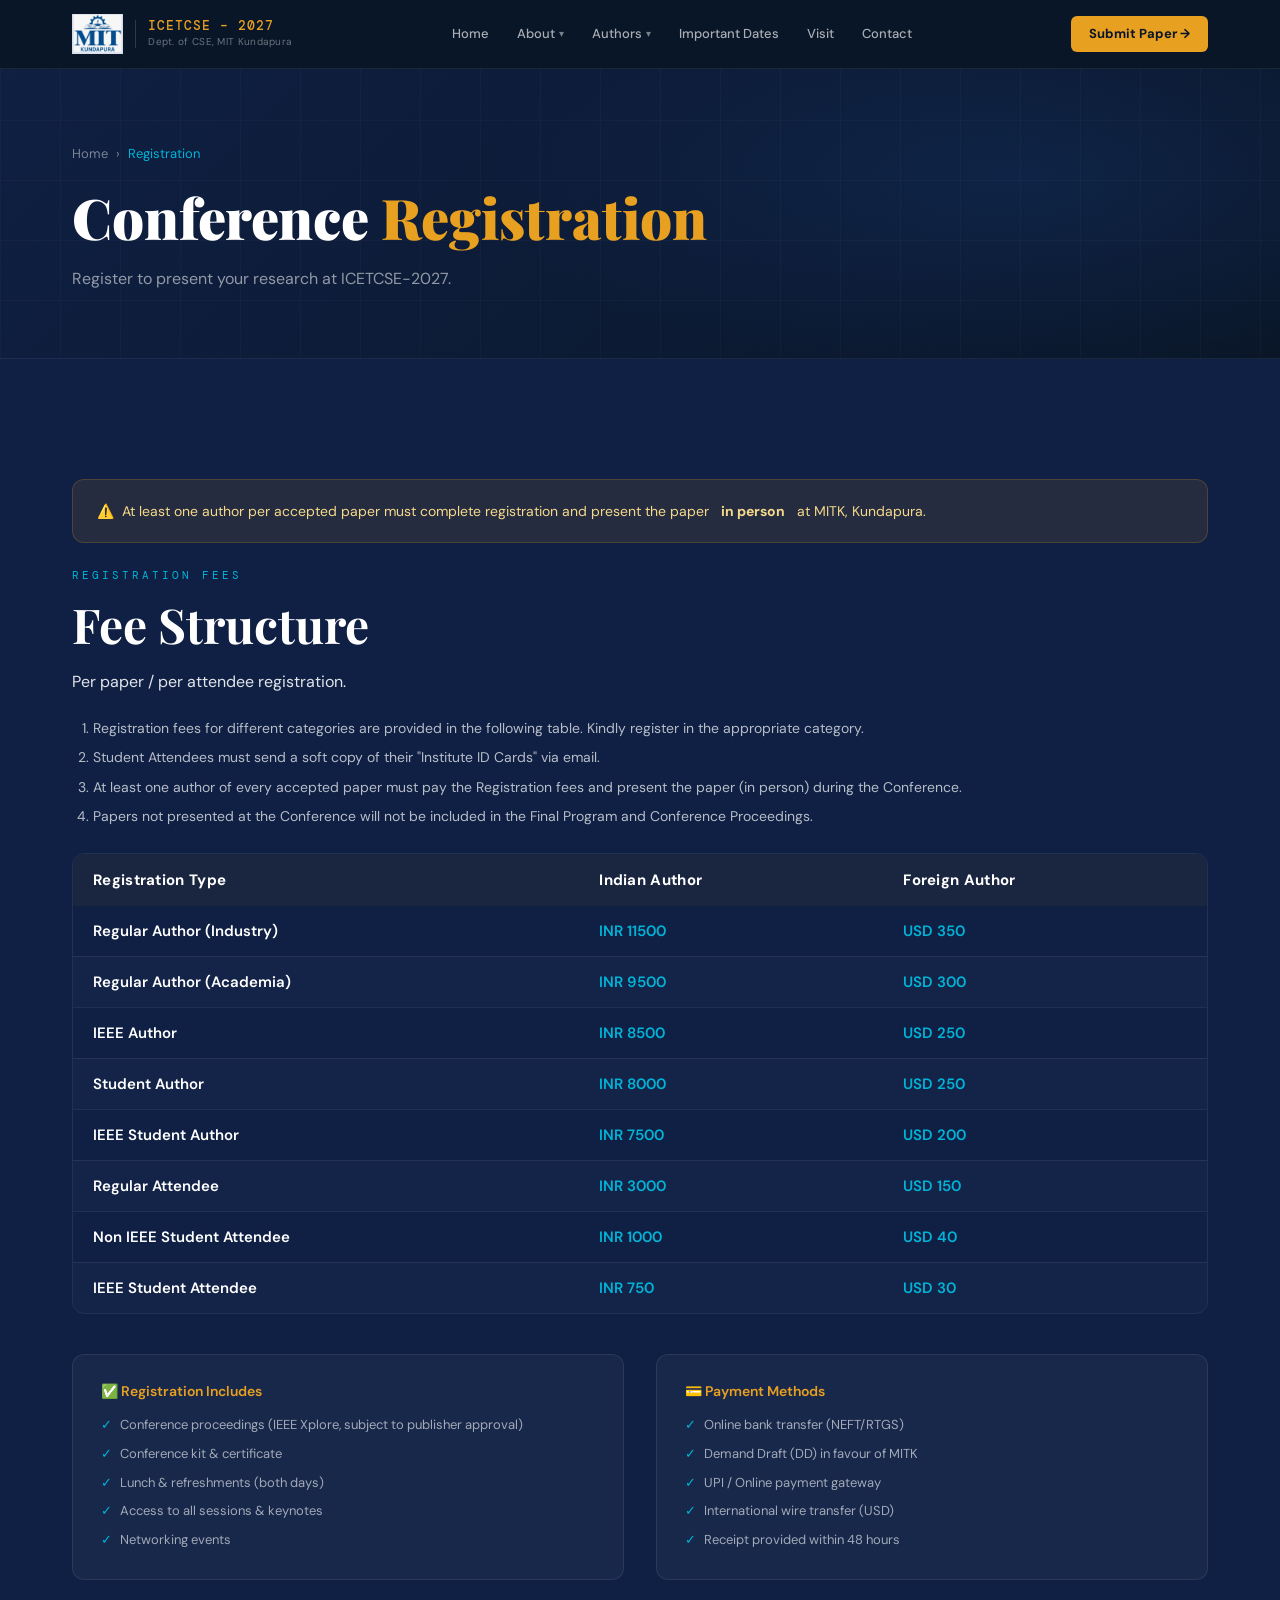
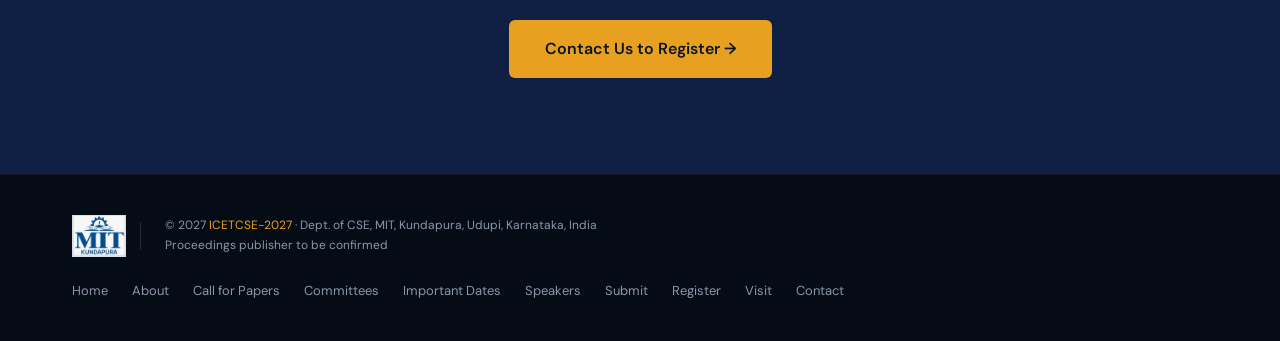
<file: pages/registration.html>
<!DOCTYPE html>
<html lang="en">
<head>
  <meta charset="UTF-8"><meta name="viewport" content="width=device-width, initial-scale=1.0">
  <title>Registration — ICETCSE-2027</title>
  <link rel="stylesheet" href="../assets/css/style.css">
  <link rel="stylesheet" href="../assets/css/navbar.css">
  <link rel="stylesheet" href="../assets/css/components.css">
  <style>
    .fee-table-wrap {
      overflow-x: auto;
      border-radius: 12px;
      border: 1px solid rgba(255,255,255,0.08);
      margin-top: 1.5rem;
    }
    .fee-table {
      width: 100%;
      border-collapse: collapse;
      min-width: 480px;
      font-size: 15px;
    }
    .fee-table thead th {
      background: #1a2540;
      color: #ffffff;
      text-align: left;
      padding: 14px 20px;
      font-weight: 700;
      letter-spacing: 0.3px;
    }
    .fee-table tbody td {
      padding: 13px 20px;
      border-bottom: 1px solid rgba(255,255,255,0.07);
      color: rgba(255,255,255,0.85);
    }
    .fee-table tbody tr:last-child td { border-bottom: none; }
    .fee-table tbody tr:nth-child(even) { background: rgba(255,255,255,0.02); }
    .fee-table tbody tr:hover { background: rgba(0,180,216,0.06); }
    .fee-table td.fee-cat { font-weight: 600; color: #ffffff; }
    .fee-table td.fee-amt { color: var(--teal); font-weight: 600; }
    .fee-notes {
      margin: 1.25rem 0 0;
      padding-left: 1.3rem;
      color: rgba(255,255,255,0.7);
      font-size: 14px;
      line-height: 1.8;
    }
    .fee-notes li { margin-bottom: 4px; }
  </style>
</head>
<body>
<div class="page-hero">
  <div class="page-hero-grid"></div>
  <div class="container page-hero-content">
    <div class="breadcrumb"><a href="../index.html">Home</a> › <span>Registration</span></div>
    <h1>Conference <em>Registration</em></h1>
    <p>Register to present your research at ICETCSE-2027.</p>
  </div>
</div>
<section style="background:var(--navy2);">
  <div class="container">
    <div class="notice notice-warn reveal">⚠️ &nbsp;At least one author per accepted paper must complete registration and present the paper <strong>in person</strong> at MITK, Kundapura.</div>
    <div class="reveal" style="margin-top:1rem;">
      <span class="section-tag">Registration Fees</span>
      <h2 class="section-title">Fee Structure</h2>
      <p class="section-sub">Per paper / per attendee registration.</p>
    </div>

    <ol class="fee-notes reveal">
      <li>Registration fees for different categories are provided in the following table. Kindly register in the appropriate category.</li>
      <li>Student Attendees must send a soft copy of their "Institute ID Cards" via email.</li>
      <li>At least one author of every accepted paper must pay the Registration fees and present the paper (in person) during the Conference.</li>
      <li>Papers not presented at the Conference will not be included in the Final Program and Conference Proceedings.</li>
    </ol>

    <div class="fee-table-wrap reveal">
      <table class="fee-table">
        <thead>
          <tr>
            <th>Registration Type</th>
            <th>Indian Author</th>
            <th>Foreign Author</th>
          </tr>
        </thead>
        <tbody>
          <tr>
            <td class="fee-cat">Regular Author (Industry)</td>
            <td class="fee-amt">INR 11500</td>
            <td class="fee-amt">USD 350</td>
          </tr>
          <tr>
            <td class="fee-cat">Regular Author (Academia)</td>
            <td class="fee-amt">INR 9500</td>
            <td class="fee-amt">USD 300</td>
          </tr>
          <tr>
            <td class="fee-cat">IEEE Author</td>
            <td class="fee-amt">INR 8500</td>
            <td class="fee-amt">USD 250</td>
          </tr>
          <tr>
            <td class="fee-cat">Student Author</td>
            <td class="fee-amt">INR 8000</td>
            <td class="fee-amt">USD 250</td>
          </tr>
          <tr>
            <td class="fee-cat">IEEE Student Author</td>
            <td class="fee-amt">INR 7500</td>
            <td class="fee-amt">USD 200</td>
          </tr>
          <tr>
            <td class="fee-cat">Regular Attendee</td>
            <td class="fee-amt">INR 3000</td>
            <td class="fee-amt">USD 150</td>
          </tr>
          <tr>
            <td class="fee-cat">Non IEEE Student Attendee</td>
            <td class="fee-amt">INR 1000</td>
            <td class="fee-amt">USD 40</td>
          </tr>
          <tr>
            <td class="fee-cat">IEEE Student Attendee</td>
            <td class="fee-amt">INR 750</td>
            <td class="fee-amt">USD 30</td>
          </tr>
        </tbody>
      </table>
    </div>

<div style="display:grid;grid-template-columns:repeat(auto-fit,minmax(280px,1fr));gap:2rem;margin-top:2.5rem;" class="reveal">
      <div class="info-box"><h4>✅ Registration Includes</h4><ul><li>Conference proceedings (IEEE Xplore, subject to publisher approval)</li><li>Conference kit & certificate</li><li>Lunch & refreshments (both days)</li><li>Access to all sessions & keynotes</li><li>Networking events</li></ul></div>
      <div class="info-box"><h4>💳 Payment Methods</h4><ul><li>Online bank transfer (NEFT/RTGS)</li><li>Demand Draft (DD) in favour of MITK</li><li>UPI / Online payment gateway</li><li>International wire transfer (USD)</li><li>Receipt provided within 48 hours</li></ul></div>
    </div>
    <div style="text-align:center;margin-top:2.5rem;" class="reveal">
      <a href="contact.html" class="btn btn-primary" style="font-size:16px;padding:16px 36px;">Contact Us to Register →</a>
    </div>
  </div>
</section>
<script src="../assets/js/navbar.js"></script>
<script src="../assets/js/main.js"></script>
</body></html>
</file>
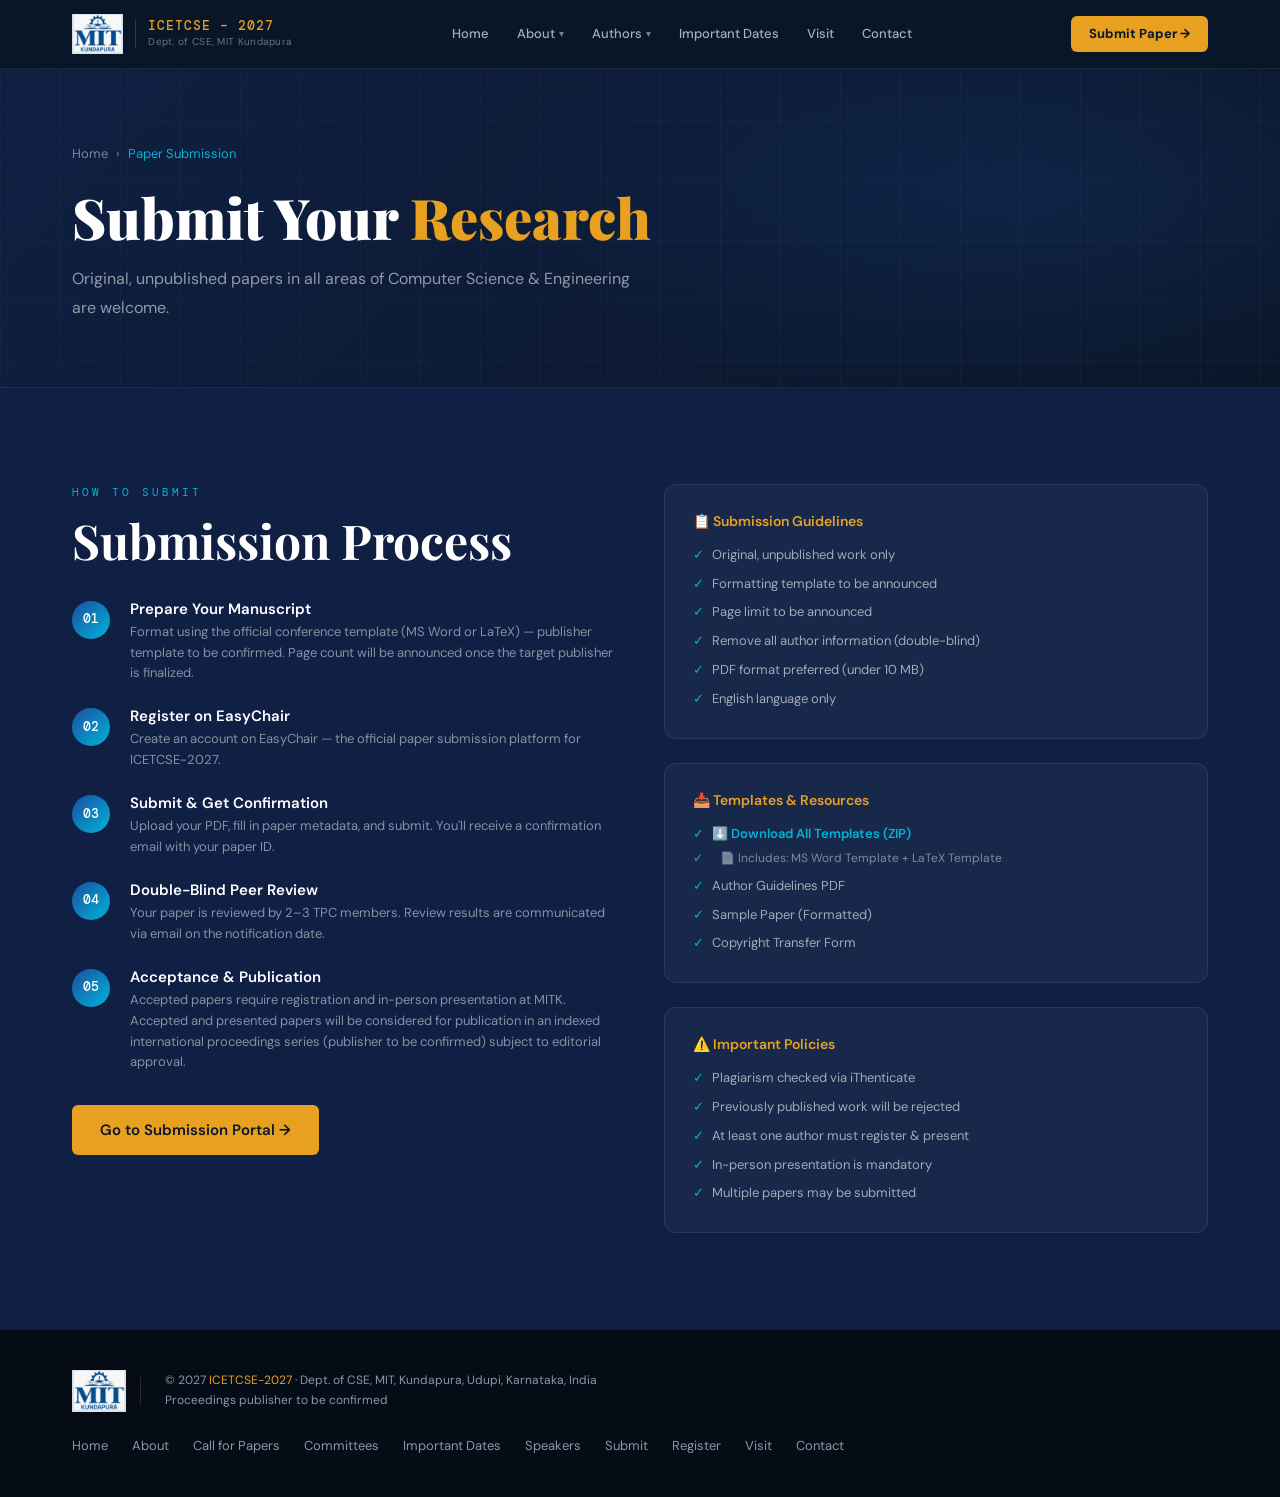
<file: pages/submission.html>
<!DOCTYPE html>
<html lang="en">
<head>
  <meta charset="UTF-8"><meta name="viewport" content="width=device-width, initial-scale=1.0">
  <title>Submission — ICETCSE-2027</title>
  <link rel="stylesheet" href="../assets/css/style.css">
  <link rel="stylesheet" href="../assets/css/navbar.css">
  <link rel="stylesheet" href="../assets/css/components.css">
</head>
<body>
<div class="page-hero">
  <div class="page-hero-grid"></div>
  <div class="container page-hero-content">
    <div class="breadcrumb"><a href="../index.html">Home</a> › <span>Paper Submission</span></div>
    <h1>Submit Your <em>Research</em></h1>
    <p>Original, unpublished papers in all areas of Computer Science & Engineering are welcome.</p>
  </div>
</div>
<section style="background:var(--navy2);">
  <div class="container">
<div style="display:grid;grid-template-columns:repeat(auto-fit,minmax(300px,1fr));gap:3rem;align-items:start;" class="reveal">
      <div>
        <span class="section-tag">How to Submit</span>
        <h2 class="section-title">Submission Process</h2>
        <div class="steps" style="margin-top:2rem;">
          <div class="step"><div class="step-num">01</div><div class="step-content"><h4>Prepare Your Manuscript</h4><p>Format using the official conference template (MS Word or LaTeX) — publisher template to be confirmed. Page count will be announced once the target publisher is finalized.</p></div></div>

<div class="step">
  <div class="step-num">02</div>
  <div class="step-content">
    <h4>Register on EasyChair</h4>
    <p>Create an account on EasyChair — the official paper submission platform for ICETCSE-2027.</p>
  </div>
</div>
          <div class="step"><div class="step-num">03</div><div class="step-content"><h4>Submit & Get Confirmation</h4><p>Upload your PDF, fill in paper metadata, and submit. You'll receive a confirmation email with your paper ID.</p></div></div>
          <div class="step"><div class="step-num">04</div><div class="step-content"><h4>Double-Blind Peer Review</h4><p>Your paper is reviewed by 2–3 TPC members. Review results are communicated via email on the notification date.</p></div></div>
          <div class="step"><div class="step-num">05</div><div class="step-content"><h4>Acceptance & Publication</h4><p>Accepted papers require registration and in-person presentation at MITK. Accepted and presented papers will be considered for publication in an indexed international proceedings series (publisher to be confirmed) subject to editorial approval.</p></div></div>
        </div>
        <!-- <a href="#" class="btn btn-primary" style="margin-top:2rem;font-size:15px;">Go to Submission Portal →</a> -->
     
     <a href="https://easychair.org/conferences/?conf=icetcse2027" 
   target="_blank" 
   class="btn btn-primary" 
   style="margin-top:2rem;font-size:15px;">
   Go to Submission Portal →
</a>
     
      </div>
      <div style="display:flex;flex-direction:column;gap:1.5rem;">
        <div class="info-box"><h4>📋 Submission Guidelines</h4><ul><li>Original, unpublished work only</li><li>Formatting template to be announced</li><li>Page limit to be announced</li><li>Remove all author information (double-blind)</li><li>PDF format preferred (under 10 MB)</li><li>English language only</li></ul></div>
<div class="info-box">
  <h4>📥 Templates & Resources</h4>
  <ul>
    <li>
      <a href="../docs/Template_paper.zip" 
         download
         style="color:var(--teal);font-weight:600;text-decoration:none;">
         ⬇️ Download All Templates (ZIP)
      </a>
    </li>
    <li style="color:rgba(255,255,255,0.45);font-size:12px;margin-top:-4px;">
      &nbsp;&nbsp;&nbsp;📄 Includes: MS Word Template + LaTeX Template
    </li>
    <li>Author Guidelines PDF</li>
    <li>Sample Paper (Formatted)</li>
    <li>Copyright Transfer Form</li>
  </ul>
</div>
        <div class="info-box"><h4>⚠️ Important Policies</h4><ul><li>Plagiarism checked via iThenticate</li><li>Previously published work will be rejected</li><li>At least one author must register & present</li><li>In-person presentation is mandatory</li><li>Multiple papers may be submitted</li></ul></div>
      </div>
    </div>
  </div>
</section>
<script src="../assets/js/navbar.js"></script>
<script src="../assets/js/main.js"></script>
</body></html>
</file>
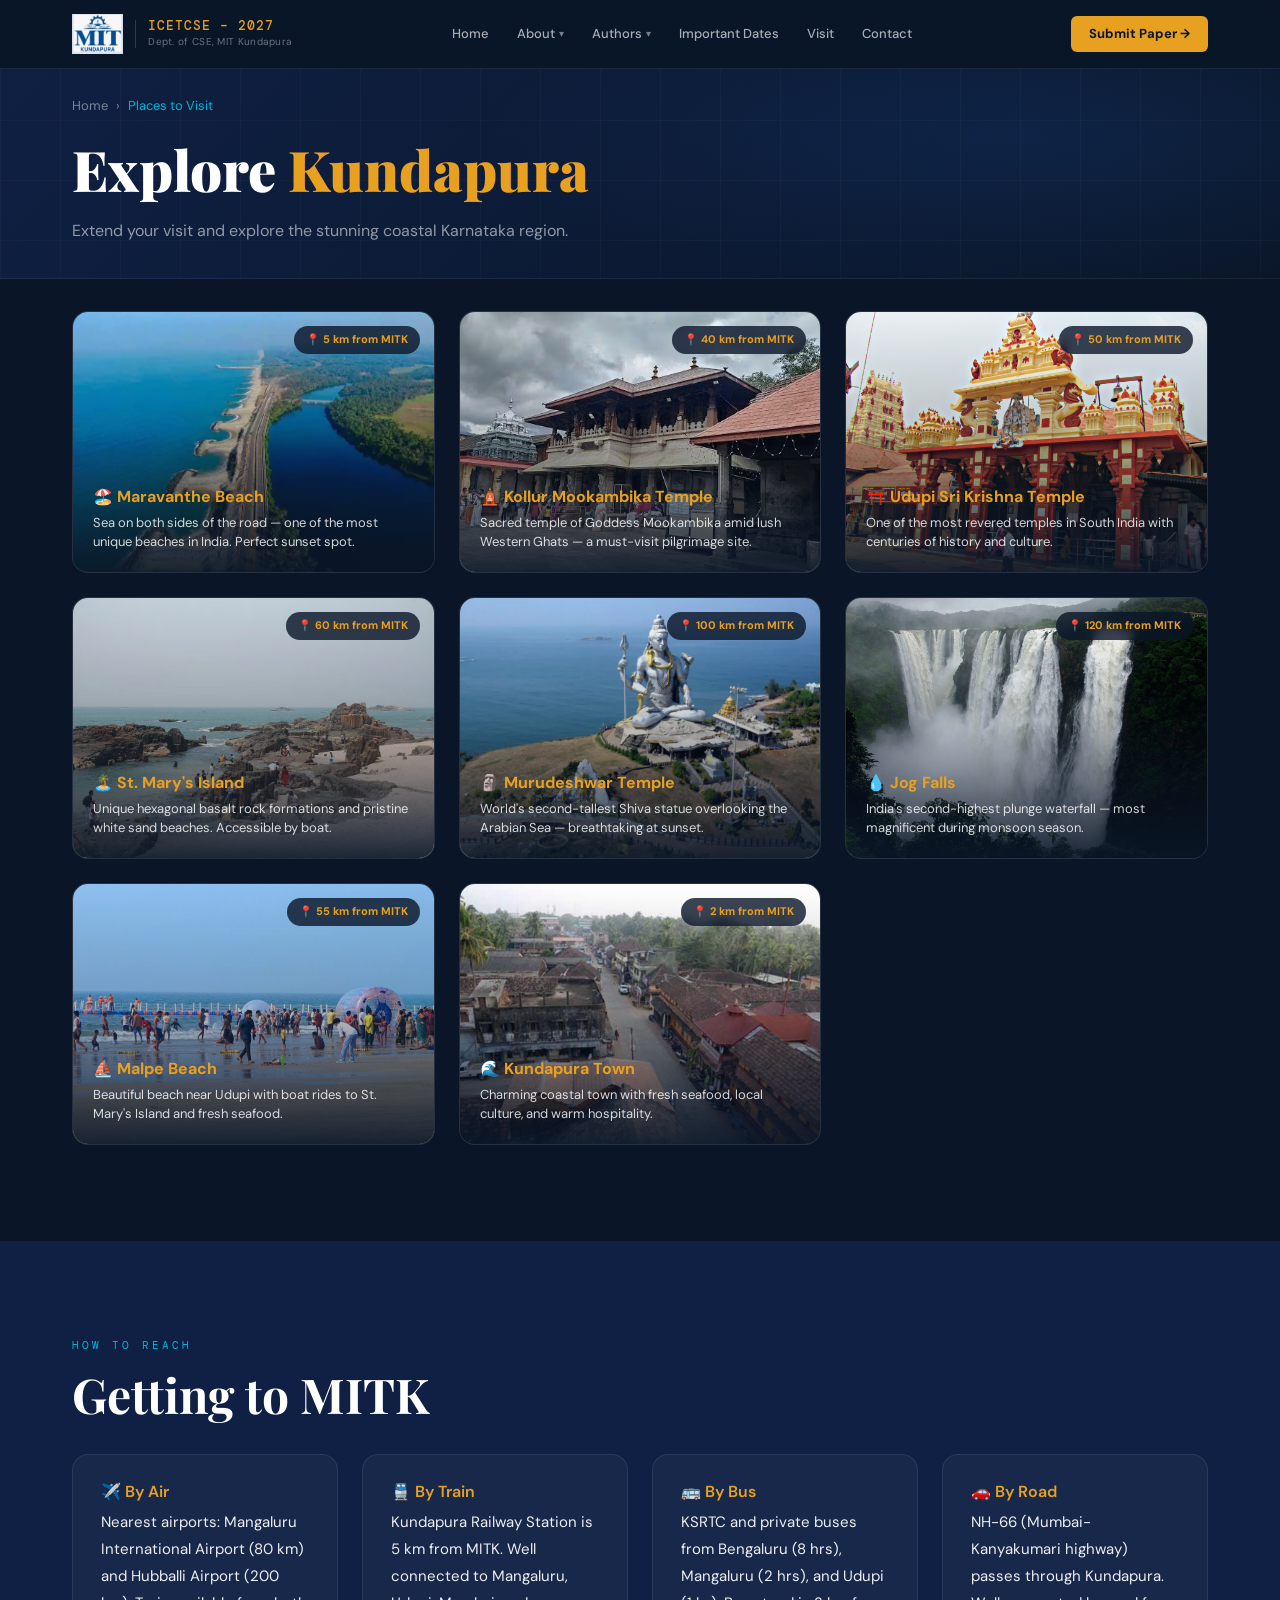
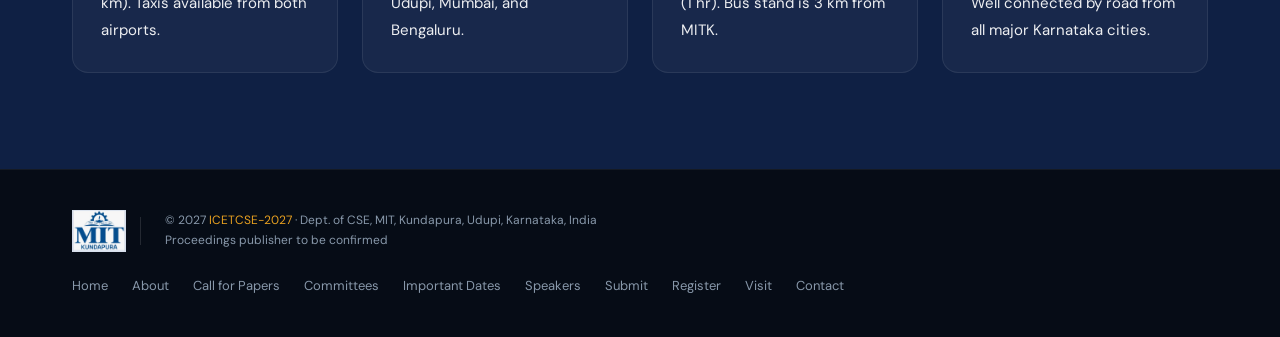
<file: pages/tourism.html>
<!DOCTYPE html>
<html lang="en">
<head>
  <meta charset="UTF-8"><meta name="viewport" content="width=device-width, initial-scale=1.0">
  <title>Places to Visit — ICETCSE-2027</title>
  <link rel="stylesheet" href="../assets/css/style.css">
  <link rel="stylesheet" href="../assets/css/navbar.css">
  <link rel="stylesheet" href="../assets/css/components.css">
  <style>
    /* Reduce page hero height on this page */
    .page-hero { padding: 6rem 0 2rem; }
  </style>
</head>
<body>

<!-- PAGE HERO -->
<div class="page-hero">
  <div class="page-hero-grid"></div>
  <div class="container page-hero-content">
    <div class="breadcrumb"><a href="../index.html">Home</a> › <span>Places to Visit</span></div>
    <h1>Explore <em>Kundapura</em></h1>
    <p>Extend your visit and explore the stunning coastal Karnataka region.</p>
  </div>
</div>

<!-- PHOTO CARDS -->
<section style="background:var(--navy);padding-top:0;">
  <div class="container">
 
    <div style="display:grid;grid-template-columns:repeat(auto-fit,minmax(300px,1fr));gap:1.5rem;margin-top:2rem;" class="reveal">

      <!-- 1. Maravanthe Beach -->
      <div class="card" style="padding:0;overflow:hidden;border-radius:16px;">
        <div style="position:relative;height:260px;overflow:hidden;background:linear-gradient(135deg,#006994,#00b4d8);">
          <img src="../assets/images/tourism/maravanthe.jpg" alt="Maravanthe Beach"
               style="width:100%;height:100%;object-fit:cover;transition:transform .5s;"
               onmouseover="this.style.transform='scale(1.08)'"
               onmouseout="this.style.transform='scale(1)'"
               onerror="this.style.display='none'">
          <div style="position:absolute;inset:0;background:linear-gradient(0deg,rgba(10,22,40,0.92) 0%,rgba(10,22,40,0.2) 55%,transparent 100%);"></div>
          <span style="position:absolute;top:14px;right:14px;background:rgba(10,22,40,0.8);color:#e8a020;font-size:11px;font-weight:700;padding:5px 12px;border-radius:100px;backdrop-filter:blur(4px);">📍 5 km from MITK</span>
          <div style="position:absolute;bottom:0;left:0;right:0;padding:1.25rem;">
            <h4 style="color:#e8a020;margin-bottom:.4rem;font-size:16px;font-weight:700;">🏖️ Maravanthe Beach</h4>
            <p style="color:rgba(255,255,255,0.82);font-size:13px;line-height:1.5;margin:0;">Sea on both sides of the road — one of the most unique beaches in India. Perfect sunset spot.</p>
          </div>
        </div>
      </div>

      <!-- 2. Kollur Mookambika Temple -->
      <div class="card" style="padding:0;overflow:hidden;border-radius:16px;">
        <div style="position:relative;height:260px;overflow:hidden;background:linear-gradient(135deg,#8b4513,#d47c3a);">
          <img src="../assets/images/tourism/kollur.jpg" alt="Kollur Mookambika Temple"
               style="width:100%;height:100%;object-fit:cover;transition:transform .5s;"
               onmouseover="this.style.transform='scale(1.08)'"
               onmouseout="this.style.transform='scale(1)'"
               onerror="this.style.display='none'">
          <div style="position:absolute;inset:0;background:linear-gradient(0deg,rgba(10,22,40,0.92) 0%,rgba(10,22,40,0.2) 55%,transparent 100%);"></div>
          <span style="position:absolute;top:14px;right:14px;background:rgba(10,22,40,0.8);color:#e8a020;font-size:11px;font-weight:700;padding:5px 12px;border-radius:100px;backdrop-filter:blur(4px);">📍 40 km from MITK</span>
          <div style="position:absolute;bottom:0;left:0;right:0;padding:1.25rem;">
            <h4 style="color:#e8a020;margin-bottom:.4rem;font-size:16px;font-weight:700;">🛕 Kollur Mookambika Temple</h4>
            <p style="color:rgba(255,255,255,0.82);font-size:13px;line-height:1.5;margin:0;">Sacred temple of Goddess Mookambika amid lush Western Ghats — a must-visit pilgrimage site.</p>
          </div>
        </div>
      </div>

      <!-- 3. Udupi Sri Krishna Temple -->
      <div class="card" style="padding:0;overflow:hidden;border-radius:16px;">
        <div style="position:relative;height:260px;overflow:hidden;background:linear-gradient(135deg,#1a4fa0,#00b4d8);">
          <img src="../assets/images/tourism/udupi.jpg" alt="Udupi Sri Krishna Temple"
               style="width:100%;height:100%;object-fit:cover;transition:transform .5s;"
               onmouseover="this.style.transform='scale(1.08)'"
               onmouseout="this.style.transform='scale(1)'"
               onerror="this.style.display='none'">
          <div style="position:absolute;inset:0;background:linear-gradient(0deg,rgba(10,22,40,0.92) 0%,rgba(10,22,40,0.2) 55%,transparent 100%);"></div>
          <span style="position:absolute;top:14px;right:14px;background:rgba(10,22,40,0.8);color:#e8a020;font-size:11px;font-weight:700;padding:5px 12px;border-radius:100px;backdrop-filter:blur(4px);">📍 50 km from MITK</span>
          <div style="position:absolute;bottom:0;left:0;right:0;padding:1.25rem;">
            <h4 style="color:#e8a020;margin-bottom:.4rem;font-size:16px;font-weight:700;">⛩️ Udupi Sri Krishna Temple</h4>
            <p style="color:rgba(255,255,255,0.82);font-size:13px;line-height:1.5;margin:0;">One of the most revered temples in South India with centuries of history and culture.</p>
          </div>
        </div>
      </div>

      <!-- 4. St. Mary's Island -->
      <div class="card" style="padding:0;overflow:hidden;border-radius:16px;">
        <div style="position:relative;height:260px;overflow:hidden;background:linear-gradient(135deg,#006400,#228b22);">
          <img src="../assets/images/tourism/st-marys.jpg" alt="St. Mary's Island"
               style="width:100%;height:100%;object-fit:cover;transition:transform .5s;"
               onmouseover="this.style.transform='scale(1.08)'"
               onmouseout="this.style.transform='scale(1)'"
               onerror="this.style.display='none'">
          <div style="position:absolute;inset:0;background:linear-gradient(0deg,rgba(10,22,40,0.92) 0%,rgba(10,22,40,0.2) 55%,transparent 100%);"></div>
          <span style="position:absolute;top:14px;right:14px;background:rgba(10,22,40,0.8);color:#e8a020;font-size:11px;font-weight:700;padding:5px 12px;border-radius:100px;backdrop-filter:blur(4px);">📍 60 km from MITK</span>
          <div style="position:absolute;bottom:0;left:0;right:0;padding:1.25rem;">
            <h4 style="color:#e8a020;margin-bottom:.4rem;font-size:16px;font-weight:700;">🏝️ St. Mary's Island</h4>
            <p style="color:rgba(255,255,255,0.82);font-size:13px;line-height:1.5;margin:0;">Unique hexagonal basalt rock formations and pristine white sand beaches. Accessible by boat.</p>
          </div>
        </div>
      </div>

      <!-- 5. Murudeshwar Temple -->
      <div class="card" style="padding:0;overflow:hidden;border-radius:16px;">
        <div style="position:relative;height:260px;overflow:hidden;background:linear-gradient(135deg,#4a0080,#9b30ff);">
          <img src="../assets/images/tourism/murudeshwar.jpg" alt="Murudeshwar Temple"
               style="width:100%;height:100%;object-fit:cover;transition:transform .5s;"
               onmouseover="this.style.transform='scale(1.08)'"
               onmouseout="this.style.transform='scale(1)'"
               onerror="this.style.display='none'">
          <div style="position:absolute;inset:0;background:linear-gradient(0deg,rgba(10,22,40,0.92) 0%,rgba(10,22,40,0.2) 55%,transparent 100%);"></div>
          <span style="position:absolute;top:14px;right:14px;background:rgba(10,22,40,0.8);color:#e8a020;font-size:11px;font-weight:700;padding:5px 12px;border-radius:100px;backdrop-filter:blur(4px);">📍 100 km from MITK</span>
          <div style="position:absolute;bottom:0;left:0;right:0;padding:1.25rem;">
            <h4 style="color:#e8a020;margin-bottom:.4rem;font-size:16px;font-weight:700;">🗿 Murudeshwar Temple</h4>
            <p style="color:rgba(255,255,255,0.82);font-size:13px;line-height:1.5;margin:0;">World's second-tallest Shiva statue overlooking the Arabian Sea — breathtaking at sunset.</p>
          </div>
        </div>
      </div>

      <!-- 6. Jog Falls -->
      <div class="card" style="padding:0;overflow:hidden;border-radius:16px;">
        <div style="position:relative;height:260px;overflow:hidden;background:linear-gradient(135deg,#004d40,#00897b);">
          <img src="../assets/images/tourism/jog-falls.jpg" alt="Jog Falls"
               style="width:100%;height:100%;object-fit:cover;transition:transform .5s;"
               onmouseover="this.style.transform='scale(1.08)'"
               onmouseout="this.style.transform='scale(1)'"
               onerror="this.style.display='none'">
          <div style="position:absolute;inset:0;background:linear-gradient(0deg,rgba(10,22,40,0.92) 0%,rgba(10,22,40,0.2) 55%,transparent 100%);"></div>
          <span style="position:absolute;top:14px;right:14px;background:rgba(10,22,40,0.8);color:#e8a020;font-size:11px;font-weight:700;padding:5px 12px;border-radius:100px;backdrop-filter:blur(4px);">📍 120 km from MITK</span>
          <div style="position:absolute;bottom:0;left:0;right:0;padding:1.25rem;">
            <h4 style="color:#e8a020;margin-bottom:.4rem;font-size:16px;font-weight:700;">💧 Jog Falls</h4>
            <p style="color:rgba(255,255,255,0.82);font-size:13px;line-height:1.5;margin:0;">India's second-highest plunge waterfall — most magnificent during monsoon season.</p>
          </div>
        </div>
      </div>

      <!-- 7. Malpe Beach -->
      <div class="card" style="padding:0;overflow:hidden;border-radius:16px;">
        <div style="position:relative;height:260px;overflow:hidden;background:linear-gradient(135deg,#7b3f00,#e8820a);">
          <img src="../assets/images/tourism/malpe.jpg" alt="Malpe Beach"
               style="width:100%;height:100%;object-fit:cover;transition:transform .5s;"
               onmouseover="this.style.transform='scale(1.08)'"
               onmouseout="this.style.transform='scale(1)'"
               onerror="this.style.display='none'">
          <div style="position:absolute;inset:0;background:linear-gradient(0deg,rgba(10,22,40,0.92) 0%,rgba(10,22,40,0.2) 55%,transparent 100%);"></div>
          <span style="position:absolute;top:14px;right:14px;background:rgba(10,22,40,0.8);color:#e8a020;font-size:11px;font-weight:700;padding:5px 12px;border-radius:100px;backdrop-filter:blur(4px);">📍 55 km from MITK</span>
          <div style="position:absolute;bottom:0;left:0;right:0;padding:1.25rem;">
            <h4 style="color:#e8a020;margin-bottom:.4rem;font-size:16px;font-weight:700;">⛵ Malpe Beach</h4>
            <p style="color:rgba(255,255,255,0.82);font-size:13px;line-height:1.5;margin:0;">Beautiful beach near Udupi with boat rides to St. Mary's Island and fresh seafood.</p>
          </div>
        </div>
      </div>

      <!-- 8. Kundapura Town -->
      <div class="card" style="padding:0;overflow:hidden;border-radius:16px;">
        <div style="position:relative;height:260px;overflow:hidden;background:linear-gradient(135deg,#0a3d6b,#1a6fa0);">
          <img src="../assets/images/tourism/kundapura.jpg" alt="Kundapura Town"
               style="width:100%;height:100%;object-fit:cover;transition:transform .5s;"
               onmouseover="this.style.transform='scale(1.08)'"
               onmouseout="this.style.transform='scale(1)'"
               onerror="this.style.display='none'">
          <div style="position:absolute;inset:0;background:linear-gradient(0deg,rgba(10,22,40,0.92) 0%,rgba(10,22,40,0.2) 55%,transparent 100%);"></div>
          <span style="position:absolute;top:14px;right:14px;background:rgba(10,22,40,0.8);color:#e8a020;font-size:11px;font-weight:700;padding:5px 12px;border-radius:100px;backdrop-filter:blur(4px);">📍 2 km from MITK</span>
          <div style="position:absolute;bottom:0;left:0;right:0;padding:1.25rem;">
            <h4 style="color:#e8a020;margin-bottom:.4rem;font-size:16px;font-weight:700;">🌊 Kundapura Town</h4>
            <p style="color:rgba(255,255,255,0.82);font-size:13px;line-height:1.5;margin:0;">Charming coastal town with fresh seafood, local culture, and warm hospitality.</p>
          </div>
        </div>
      </div>

    </div>
  </div>
</section>

<!-- HOW TO REACH -->
<section style="background:var(--navy2);">
  <div class="container">
    <div class="reveal">
      <span class="section-tag">How to Reach</span>
      <h2 class="section-title">Getting to MITK</h2>
    </div>
    <div style="display:grid;grid-template-columns:repeat(auto-fit,minmax(240px,1fr));gap:1.5rem;margin-top:2rem;" class="reveal">
      <div class="card"><h4 style="color:var(--accent);margin-bottom:.5rem;">✈️ By Air</h4><p>Nearest airports: Mangaluru International Airport (80 km) and Hubballi Airport (200 km). Taxis available from both airports.</p></div>
      <div class="card"><h4 style="color:var(--accent);margin-bottom:.5rem;">🚆 By Train</h4><p>Kundapura Railway Station is 5 km from MITK. Well connected to Mangaluru, Udupi, Mumbai, and Bengaluru.</p></div>
      <div class="card"><h4 style="color:var(--accent);margin-bottom:.5rem;">🚌 By Bus</h4><p>KSRTC and private buses from Bengaluru (8 hrs), Mangaluru (2 hrs), and Udupi (1 hr). Bus stand is 3 km from MITK.</p></div>
      <div class="card"><h4 style="color:var(--accent);margin-bottom:.5rem;">🚗 By Road</h4><p>NH-66 (Mumbai-Kanyakumari highway) passes through Kundapura. Well connected by road from all major Karnataka cities.</p></div>
    </div>
  </div>
</section>

<script src="../assets/js/navbar.js"></script>
<script src="../assets/js/main.js"></script>
</body>
</html>
</file>
<file: assets/css/style.css>
/* ═══════════════════════════════════════════
   ICETCSE-2027 | Global Stylesheet
   style.css — variables, reset, typography
═══════════════════════════════════════════ */

@import url('https://fonts.googleapis.com/css2?family=Playfair+Display:wght@400;700;900&family=DM+Sans:wght@300;400;500;600&family=DM+Mono:wght@400;500&display=swap');

/* ── CSS VARIABLES ── */
:root {
  --navy:        #0a1628;
  --navy2:       #0f2044;
  --navy3:       #0d1a35;
  --blue:        #1a4fa0;
  --blue-light:  #2563c4;
  --accent:      #e8a020;
  --accent2:     #f0c040;
  --teal:        #00b4d8;
  --teal-dark:   #007a94;
  --white:       #ffffff;
  --off:         #f4f6fb;
  --gray:        #8898aa;
  --light:       #e2e8f4;
  --red:         #c0392b;
  --green:       #27ae60;

  --font-display: 'Playfair Display', serif;
  --font-body:    'DM Sans', sans-serif;
  --font-mono:    'DM Mono', monospace;

  --shadow-sm:  0 2px 12px rgba(10,22,40,0.08);
  --shadow-md:  0 4px 24px rgba(10,22,40,0.12);
  --shadow-lg:  0 8px 40px rgba(10,22,40,0.18);
  --radius-sm:  6px;
  --radius-md:  12px;
  --radius-lg:  16px;
  --radius-xl:  24px;

  --transition: all 0.25s ease;
}

/* ── RESET ── */
*, *::before, *::after { margin: 0; padding: 0; box-sizing: border-box; }
html { scroll-behavior: smooth; font-size: 16px; }
body {
  font-family: var(--font-body);
  background: var(--navy);
  color: var(--white);
  overflow-x: hidden;
  line-height: 1.6;
}
img { max-width: 100%; height: auto; display: block; }
a { color: inherit; text-decoration: none; }
ul { list-style: none; }
button { cursor: pointer; font-family: inherit; border: none; background: none; }

/* ── TYPOGRAPHY ── */
h1, h2, h3, h4, h5 { font-family: var(--font-display); line-height: 1.15; }
h1 { font-size: clamp(2.4rem, 5.5vw, 4.5rem); font-weight: 900; }
h2 { font-size: clamp(1.8rem, 3.5vw, 2.8rem); font-weight: 700; }
h3 { font-size: clamp(1.2rem, 2vw, 1.5rem); font-weight: 700; }
h4 { font-size: 1rem; font-weight: 600; font-family: var(--font-body); }
p  { 
  font-size: 15px; 
  color: rgba(255,255,255,0.92); 
  line-height: 1.8; 
}
/* ── LAYOUT ── */
.container {
  max-width: 1200px;
  margin: 0 auto;
  padding: 0 2rem;
}
section { padding: 6rem 0; }

/* ── SECTION LABELS ── */
.section-tag {
  font-family: var(--font-mono);
  font-size: 11px;
  letter-spacing: 3px;
  color: var(--teal);
  text-transform: uppercase;
  margin-bottom: 0.75rem;
  display: block;
}
.section-title {
  font-family: var(--font-display);
  font-size: clamp(2rem, 4vw, 3rem);
  font-weight: 700;
  margin-bottom: 1rem;
  color: var(--white);
}
.section-sub {
  color: rgba(255,255,255,0.88);
  font-size: 16px;
  max-width: 560px;
  line-height: 1.75;
}

/* Light section overrides */
.section-light .section-title { color: var(--navy); }
.section-light .section-tag   { color: var(--blue); }
.section-light .section-sub   { color: rgba(10,22,40,0.55); }
.section-light p               { color: rgba(10,22,40,0.7); }

/* ── BUTTONS ── */
.btn {
  display: inline-flex;
  align-items: center;
  gap: 8px;
  padding: 13px 28px;
  border-radius: var(--radius-sm);
  font-size: 14px;
  font-weight: 600;
  transition: var(--transition);
  cursor: pointer;
  border: none;
}
.btn-primary {
  background: var(--accent);
  color: var(--navy);
}
.btn-primary:hover {
  background: var(--accent2);
  transform: translateY(-2px);
  box-shadow: 0 8px 30px rgba(232,160,32,0.3);
}
.btn-outline {
  border: 1.5px solid rgba(255,255,255,0.3);
  color: var(--white);
  background: transparent;
}
.btn-outline:hover {
  border-color: var(--teal);
  color: var(--teal);
}
.btn-teal {
  background: var(--teal);
  color: var(--navy);
}
.btn-teal:hover {
  background: #00c8f0;
  transform: translateY(-2px);
}

/* ── BADGES ── */
.badge {
  display: inline-block;
  padding: 3px 12px;
  border-radius: 100px;
  font-size: 11px;
  font-weight: 600;
  letter-spacing: 0.5px;
}
.badge-blue  { background: rgba(26,79,160,0.15); color: var(--blue-light); }
.badge-gold  { background: rgba(232,160,32,0.15); color: #c88010; }
.badge-teal  { background: rgba(0,180,216,0.12);  color: var(--teal-dark); }
.badge-green { background: rgba(39,174,96,0.15);  color: var(--green); }

/* ── CARDS ── */
.card {
  background: rgba(255,255,255,0.04);
  border: 1px solid rgba(255,255,255,0.08);
  border-radius: var(--radius-lg);
  padding: 1.75rem;
  transition: var(--transition);
}
.card:hover {
  background: rgba(255,255,255,0.07);
  border-color: rgba(0,180,216,0.25);
  transform: translateY(-4px);
}
.card-light {
  background: var(--white);
  border: none;
  box-shadow: var(--shadow-sm);
  border-radius: var(--radius-md);
  padding: 1.5rem;
}

/* ── DIVIDER ── */
.divider {
  border: none;
  border-top: 1px solid rgba(255,255,255,0.07);
  margin: 3rem 0;
}
.divider-light {
  border-top: 1px solid rgba(10,22,40,0.08);
}

/* ── REVEAL ANIMATION ── */
.reveal {
  opacity: 0;
  transform: translateY(28px);
  transition: opacity 0.65s ease, transform 0.65s ease;
}
.reveal.visible {
  opacity: 1;
  transform: translateY(0);
}
.reveal-delay-1 { transition-delay: 0.1s; }
.reveal-delay-2 { transition-delay: 0.2s; }
.reveal-delay-3 { transition-delay: 0.3s; }
.reveal-delay-4 { transition-delay: 0.4s; }

/* ── PAGE HERO (inner pages) ── */
.page-hero {
  background: linear-gradient(135deg, var(--navy2) 0%, var(--navy) 100%);
  padding: 9rem 0 4rem;
  border-bottom: 1px solid rgba(255,255,255,0.06);
  position: relative;
  overflow: hidden;
}
.page-hero::before {
  content: '';
  position: absolute;
  inset: 0;
  background: radial-gradient(ellipse 60% 80% at 80% 50%, rgba(26,79,160,0.2) 0%, transparent 70%);
  pointer-events: none;
}
.page-hero-grid {
  position: absolute;
  inset: 0;
  background-image:
    linear-gradient(rgba(255,255,255,0.025) 1px, transparent 1px),
    linear-gradient(90deg, rgba(255,255,255,0.025) 1px, transparent 1px);
  background-size: 60px 60px;
  pointer-events: none;
}
.page-hero-content { position: relative; z-index: 2; }
.page-hero .breadcrumb {
  display: flex;
  align-items: center;
  gap: 8px;
  font-size: 13px;
  color: rgba(255,255,255,0.45);
  margin-bottom: 1.25rem;
}
.page-hero .breadcrumb a:hover { color: var(--teal); }
.page-hero .breadcrumb span   { color: var(--teal); }
.page-hero h1 {
  font-size: clamp(2rem, 4.5vw, 3.5rem);
  font-weight: 900;
  margin-bottom: 1rem;
}
.page-hero h1 em { color: var(--accent); font-style: normal; }
.page-hero p {
  font-size: 16px;
  color: rgba(255,255,255,0.55);
  max-width: 560px;
}

/* ── TABLE ── */
.data-table {
  width: 100%;
  border-collapse: collapse;
  background: var(--white);
  border-radius: var(--radius-md);
  overflow: hidden;
  box-shadow: var(--shadow-sm);
}
.data-table thead tr { background: var(--navy); }
.data-table th {
  padding: 14px 20px;
  text-align: left;
  font-size: 11px;
  font-weight: 600;
  color: rgba(255,255,255,0.75);
  letter-spacing: 1.5px;
  text-transform: uppercase;
}
.data-table td {
  padding: 14px 20px;
  font-size: 14px;
  color: rgba(10,22,40,0.75);
  border-bottom: 1px solid rgba(10,22,40,0.06);
}
.data-table tr:last-child td { border-bottom: none; }
.data-table tbody tr:nth-child(even) td { background: rgba(10,22,40,0.02); }
.data-table tbody tr:hover td { background: rgba(26,79,160,0.04); }

/* ── NOTICE BOX ── */
.notice {
  border-radius: var(--radius-md);
  padding: 1.25rem 1.5rem;
  font-size: 14px;
  display: flex;
  gap: 12px;
  align-items: flex-start;
  margin: 1.5rem 0;
}
.notice-info   { background: rgba(0,180,216,0.1);  border: 1px solid rgba(0,180,216,0.2);  color: #b0eaf8; }
.notice-warn   { background: rgba(232,160,32,0.1); border: 1px solid rgba(232,160,32,0.2); color: #f5d98a; }
.notice-success{ background: rgba(39,174,96,0.1);  border: 1px solid rgba(39,174,96,0.2);  color: #a8edbe; }

/* ── RESPONSIVE ── */
@media (max-width: 1024px) {
  .container { padding: 0 1.5rem; }
}
@media (max-width: 768px) {
  section { padding: 4rem 0; }
  .container { padding: 0 1.25rem; }
  h2 { font-size: 1.75rem; }
}
@media (max-width: 480px) {
  section { padding: 3rem 0; }
}
</file>
<file: assets/css/navbar.css>
/* ═══════════════════════════════════════════
   ICETCSE-2027 | Navbar Styles
   navbar.css
═══════════════════════════════════════════ */

/* ── NAVBAR ── */
#navbar {
  position: fixed;
  top: 0; left: 0;
  width: 100%;
  z-index: 1000;
  background: rgba(10,22,40,0.96);
  backdrop-filter: blur(14px);
  -webkit-backdrop-filter: blur(14px);
  border-bottom: 1px solid rgba(255,255,255,0.07);
  transition: all 0.3s ease;
}
#navbar.scrolled {
  background: rgba(10,22,40,0.99);
  box-shadow: 0 4px 30px rgba(0,0,0,0.3);
}
.nav-inner {
  max-width: 1200px;
  margin: 0 auto;
  padding: 0 2rem;
  display: flex;
  align-items: center;
  justify-content: space-between;
  height: 68px;
  gap: 1rem;
}

/* Brand */
.nav-brand {
  display: flex;
  align-items: center;
  gap: 12px;
  flex-shrink: 0;
}
.nav-mitk-logo {
  height: 40px;
  width: auto;
  object-fit: contain;
}
.nav-brand-sep {
  width: 1px;
  height: 28px;
  background: rgba(255,255,255,0.15);
}
.nav-brand-text { display: flex; flex-direction: column; }
.nav-brand-name {
  font-family: var(--font-mono);
  font-size: 13px;
  font-weight: 500;
  color: var(--accent);
  letter-spacing: 1px;
  line-height: 1.2;
}
.nav-brand-sub {
  font-size: 10px;
  color: rgba(255,255,255,0.4);
  letter-spacing: 0.3px;
}

/* Links */
.nav-links {
  display: flex;
  align-items: center;
  gap: 0.25rem;
  flex: 1;
  justify-content: center;
}
.nav-links a {
  color: rgba(255,255,255,0.65);
  font-size: 13px;
  font-weight: 500;
  padding: 6px 12px;
  border-radius: 6px;
  transition: all 0.2s ease;
  white-space: nowrap;
}
.nav-links a:hover,
.nav-links a.active {
  color: var(--accent);
  background: rgba(232,160,32,0.08);
}

/* Right side */
.nav-right {
  display: flex;
  align-items: center;
  gap: 14px;
  flex-shrink: 0;
}
.nav-elsevier-logo {
  height: 44px;
  width: auto;
  object-fit: contain;
  opacity: 0.8;
  filter: brightness(1.15);
  transition: opacity 0.2s;
}
.nav-elsevier-logo:hover { opacity: 1; }
.nav-cta {
  background: var(--accent);
  color: var(--navy) !important;
  padding: 8px 18px !important;
  border-radius: 6px !important;
  font-weight: 700 !important;
  font-size: 13px !important;
  white-space: nowrap;
}
.nav-cta:hover {
  background: var(--accent2) !important;
  color: var(--navy) !important;
}

/* ── HAMBURGER ── */
.nav-hamburger {
  display: none;
  flex-direction: column;
  gap: 5px;
  cursor: pointer;
  padding: 6px;
  background: none;
  border: none;
  z-index: 9999;
}
.nav-hamburger span {
  display: block;
  width: 22px;
  height: 2px;
  background: var(--white);
  border-radius: 2px;
  transition: all 0.3s ease;
}
.nav-hamburger.open span:nth-child(1) { transform: rotate(45deg) translate(5px, 5px); }
.nav-hamburger.open span:nth-child(2) { opacity: 0; }
.nav-hamburger.open span:nth-child(3) { transform: rotate(-45deg) translate(5px, -5px); }

/* ── MOBILE MENU ── */
.nav-mobile {
  display: none;
  flex-direction: column;
  background: rgba(8,18,35,0.99);
  border-top: 1px solid rgba(255,255,255,0.08);
  padding: 8px 0 20px;
  width: 100%;
}
.nav-mobile.show { display: flex; }

.nav-mobile > a {
  color: rgba(255,255,255,0.85);
  font-size: 15px;
  font-weight: 500;
  padding: 13px 20px;
  border-bottom: 1px solid rgba(255,255,255,0.06);
  display: block;
  transition: color 0.2s;
}
.nav-mobile > a:hover {
  color: white;
  background: rgba(255,255,255,0.04);
}

/* ── MOBILE DROPDOWN ── */
.mob-dropdown { width: 100%; }
.mob-dropdown-trigger {
  display: flex;
  align-items: center;
  justify-content: space-between;
  padding: 13px 20px;
  color: rgba(255,255,255,0.85);
  font-size: 15px;
  cursor: pointer;
  border-bottom: 1px solid rgba(255,255,255,0.06);
  user-select: none;
}
.mob-dropdown-trigger:hover {
  color: white;
  background: rgba(255,255,255,0.04);
}
.mob-arrow {
  font-size: 11px;
  transition: transform 0.25s;
  display: inline-block;
}
.mob-dropdown-trigger.open .mob-arrow { transform: rotate(180deg); }
.mob-dropdown-menu {
  display: none;
  background: rgba(0,180,216,0.06);
  border-left: 3px solid #00b4d8;
  margin: 0 0 0 20px;
}
.mob-dropdown-menu.show { display: block !important; }
.mob-dropdown-menu a {
  display: block !important;
  padding: 11px 18px !important;
  font-size: 14px !important;
  color: rgba(255,255,255,0.7) !important;
  border-bottom: 1px solid rgba(255,255,255,0.04) !important;
  font-weight: 400 !important;
}
.mob-dropdown-menu a:last-child { border-bottom: none !important; }
.mob-dropdown-menu a:hover {
  color: white !important;
  background: rgba(255,255,255,0.05) !important;
}

/* Submit button in mobile */
.mob-submit-btn {
  margin: 14px 16px 0;
  background: var(--accent);
  color: var(--navy) !important;
  padding: 12px 20px;
  border-radius: 6px;
  font-weight: 700;
  font-size: 14px;
  text-align: center;
  display: block;
}
.mob-submit-btn:hover {
  background: var(--accent2) !important;
}

/* ── RESPONSIVE ── */
@media (max-width: 1024px) {
  .nav-links { gap: 0; }
  .nav-links a { font-size: 12px; padding: 6px 8px; }
}
@media (max-width: 768px) {
  .nav-links, .nav-right { display: none !important; }
  .nav-hamburger { display: flex !important; }
  .nav-inner { height: 60px; }
}
</file>
<file: assets/css/components.css>
/* ═══════════════════════════════════════════
   ICETCSE-2027 | Components CSS
   components.css — reusable UI components
═══════════════════════════════════════════ */

/* ── COUNTDOWN BAR ── */
.countdown-bar {
  background: var(--navy2);
  border-top: 1px solid rgba(255,255,255,0.06);
  border-bottom: 1px solid rgba(255,255,255,0.06);
  padding: 2rem 0;
}
.countdown-inner {
  max-width: 1200px;
  margin: 0 auto;
  padding: 0 2rem;
  display: flex;
  align-items: center;
  justify-content: center;
  gap: 3rem;
  flex-wrap: wrap;
}
.countdown-label {
  text-align: center;
}
.countdown-label .label-text {
  font-size: 12px;
  color: var(--gray);
  letter-spacing: 2px;
  text-transform: uppercase;
  display: block;
}
.countdown-label .label-sub {
  font-size: 13px;
  color: var(--accent);
  margin-top: 4px;
  display: block;
}
.countdown-boxes {
  display: flex;
  gap: 0.75rem;
}
.cd-box {
  text-align: center;
  background: rgba(255,255,255,0.05);
  border: 1px solid rgba(255,255,255,0.08);
  border-radius: 10px;
  padding: 14px 18px;
  min-width: 76px;
}
.cd-num {
  font-family: var(--font-mono);
  font-size: 1.9rem;
  font-weight: 500;
  color: var(--accent);
  line-height: 1;
  display: block;
}
.cd-unit {
  font-size: 9px;
  color: var(--gray);
  letter-spacing: 2px;
  text-transform: uppercase;
  margin-top: 4px;
  display: block;
}

/* ── COMMITTEE TABS ── */
.tab-group {
  display: flex;
  gap: 0.5rem;
  flex-wrap: wrap;
  margin: 2rem 0 2.5rem;
}
.tab-btn {
  padding: 8px 20px;
  border-radius: 100px;
  font-size: 13px;
  font-weight: 500;
  cursor: pointer;
  border: 1px solid rgba(10,22,40,0.15);
  background: transparent;
  color: rgba(10,22,40,0.55);
  transition: all 0.2s ease;
}
.tab-btn:hover { border-color: var(--blue); color: var(--blue); }
.tab-btn.active { background: var(--blue); color: var(--white); border-color: var(--blue); }
.tab-panel { display: none; }
.tab-panel.active { display: block; }

/* ── TIMELINE (dates) ── */
.timeline {
  display: grid;
  grid-template-columns: repeat(auto-fit, minmax(210px, 1fr));
  gap: 1.5rem;
  margin-top: 3rem;
}
.timeline-card {
  background: rgba(255,255,255,0.04);
  border: 1px solid rgba(255,255,255,0.08);
  border-radius: var(--radius-md);
  padding: 1.75rem;
  position: relative;
  overflow: hidden;
  transition: var(--transition);
}
.timeline-card::before {
  content: '';
  position: absolute;
  top: 0; left: 0; right: 0;
  height: 3px;
  background: linear-gradient(90deg, var(--accent), var(--teal));
}
.timeline-card:hover {
  border-color: rgba(232,160,32,0.4);
  transform: translateY(-4px);
}
.timeline-card.highlight {
  background: linear-gradient(135deg, rgba(232,160,32,0.1), rgba(26,79,160,0.12));
  border-color: rgba(232,160,32,0.25);
}
.timeline-card .t-icon { font-size: 24px; margin-bottom: 1rem; }
.timeline-card .t-label {
  font-size: 11px;
  color: var(--gray);
  letter-spacing: 1.5px;
  text-transform: uppercase;
  margin-bottom: 0.4rem;
  display: block;
}
.timeline-card .t-date {
  font-family: var(--font-display);
  font-size: 1.3rem;
  font-weight: 700;
  color: var(--white);
  margin-bottom: 0.25rem;
  display: block;
}
.timeline-card .t-note {
  font-size: 12px;
  color: var(--teal);
}

/* ── TRACK CARDS ── */
.tracks-grid {
  display: grid;
  grid-template-columns: repeat(auto-fit, minmax(280px, 1fr));
  gap: 1.5rem;
  margin-top: 3rem;
}
.track-card {
  background: rgba(255,255,255,0.03);
  border: 1px solid rgba(255,255,255,0.07);
  border-radius: var(--radius-lg);
  padding: 2rem;
  transition: var(--transition);
}
.track-card:hover {
  background: rgba(255,255,255,0.06);
  border-color: rgba(0,180,216,0.3);
  transform: translateY(-4px);
}
.track-num {
  font-family: var(--font-mono);
  font-size: 11px;
  color: var(--teal);
  letter-spacing: 2px;
  margin-bottom: 0.75rem;
  display: block;
}
.track-card h3 {
  font-family: var(--font-display);
  font-size: 1.15rem;
  margin-bottom: 1.25rem;
}
.track-topics { display: flex; flex-direction: column; gap: 7px; }
.track-topics li {
  font-size: 13px;
  color: rgba(255,255,255,0.5);
  display: flex;
  align-items: center;
  gap: 8px;
}
.track-topics li::before {
  content: '→';
  color: var(--accent);
  font-size: 11px;
  flex-shrink: 0;
}

/* ── INFO CARD (about page) ── */
.info-card {
  background: var(--white);
  border-radius: var(--radius-md);
  padding: 1.5rem;
  box-shadow: var(--shadow-sm);
  display: flex;
  gap: 1rem;
  align-items: flex-start;
}
.info-icon {
  width: 44px;
  height: 44px;
  background: linear-gradient(135deg, var(--blue), var(--teal));
  border-radius: 10px;
  display: flex;
  align-items: center;
  justify-content: center;
  flex-shrink: 0;
}
.info-card h4 { font-size: 14px; font-weight: 600; color: var(--navy); margin-bottom: 4px; }
.info-card p  { font-size: 13px; color: var(--gray); line-height: 1.55; }

/* ── STAT CARDS ── */
.stats-grid {
  display: grid;
  grid-template-columns: repeat(auto-fit, minmax(150px, 1fr));
  gap: 1.25rem;
  margin-top: 2rem;
}
.stat-card {
  background: var(--white);
  border-radius: var(--radius-md);
  padding: 1.5rem;
  box-shadow: var(--shadow-sm);
  border-left: 3px solid var(--accent);
}
.stat-num {
  font-family: var(--font-display);
  font-size: 2.2rem;
  font-weight: 700;
  color: var(--blue);
  line-height: 1;
}
.stat-label { font-size: 13px; color: var(--gray); margin-top: 6px; }

/* ── REGISTRATION CARDS ── */
.reg-grid {
  display: grid;
  grid-template-columns: repeat(auto-fit, minmax(240px, 1fr));
  gap: 1.5rem;
  margin-top: 3rem;
}
.reg-card {
  background: rgba(255,255,255,0.04);
  border: 1px solid rgba(255,255,255,0.08);
  border-radius: var(--radius-lg);
  padding: 2rem;
  text-align: center;
  transition: var(--transition);
  position: relative;
}
.reg-card:hover { transform: translateY(-4px); }
.reg-card.featured {
  background: linear-gradient(135deg, rgba(26,79,160,0.25), rgba(0,180,216,0.12));
  border-color: rgba(0,180,216,0.35);
}
.reg-card.featured::before {
  content: 'POPULAR';
  position: absolute;
  top: -12px;
  left: 50%;
  transform: translateX(-50%);
  background: var(--teal);
  color: var(--navy);
  font-size: 10px;
  font-weight: 700;
  padding: 3px 14px;
  border-radius: 100px;
  letter-spacing: 1px;
}
.reg-category { font-size: 11px; color: var(--gray); letter-spacing: 1px; text-transform: uppercase; margin-bottom: 0.4rem; }
.reg-type     { font-size: 14px; font-weight: 600; color: var(--white); margin-bottom: 1.25rem; }
.reg-price    { font-family: var(--font-display); font-size: 2.4rem; font-weight: 700; color: var(--accent); line-height: 1; }
.reg-currency { font-size: 15px; vertical-align: top; margin-top: 8px; display: inline-block; }
.reg-note     { font-size: 12px; color: var(--gray); margin-top: 0.5rem; }
.reg-divider  { border: none; border-top: 1px solid rgba(255,255,255,0.08); margin: 1.25rem 0; }
.reg-detail   { font-size: 12px; color: rgba(255,255,255,0.35); }

/* ── TOURISM SLIDER ── */
.tourism-slider-wrap {
  position: relative;
  overflow: hidden;
  margin-top: 3rem;
}
.tourism-slider-wrap::before,
.tourism-slider-wrap::after {
  content: '';
  position: absolute;
  top: 0; bottom: 0;
  width: 100px;
  z-index: 2;
  pointer-events: none;
}
.tourism-slider-wrap::before { left: 0;  background: linear-gradient(90deg,  var(--navy), transparent); }
.tourism-slider-wrap::after  { right: 0; background: linear-gradient(270deg, var(--navy), transparent); }
.tourism-slides {
  display: flex;
  gap: 1.5rem;
  animation: tourSlide 35s linear infinite;
  width: max-content;
}
.tourism-slides:hover { animation-play-state: paused; }
@keyframes tourSlide {
  0%   { transform: translateX(0); }
  100% { transform: translateX(-50%); }
}
.tour-card {
  flex-shrink: 0;
  width: 300px;
  border-radius: var(--radius-lg);
  overflow: hidden;
  position: relative;
  cursor: pointer;
  transition: transform 0.3s ease;
}
.tour-card:hover { transform: scale(1.04); }
.tour-img {
  width: 100%;
  height: 210px;
  object-fit: cover;
  display: flex;
  align-items: center;
  justify-content: center;
  font-size: 4.5rem;
}
.tour-overlay {
  position: absolute;
  bottom: 0; left: 0; right: 0;
  padding: 1.25rem;
  background: linear-gradient(0deg, rgba(10,22,40,0.95) 0%, transparent 100%);
}
.tour-overlay h4 { font-size: 16px; font-weight: 600; color: var(--white); font-family: var(--font-body); }
.tour-overlay p  { font-size: 12px; color: rgba(255,255,255,0.55); margin-top: 3px; }
.tour-dist {
  display: inline-block;
  margin-top: 6px;
  font-size: 11px;
  background: rgba(232,160,32,0.18);
  color: var(--accent);
  padding: 2px 10px;
  border-radius: 100px;
  border: 1px solid rgba(232,160,32,0.25);
}

/* ── SPEAKER CARD ── */
.speaker-card {
  background: rgba(255,255,255,0.04);
  border: 1px solid rgba(255,255,255,0.08);
  border-radius: var(--radius-lg);
  padding: 2rem;
  text-align: center;
  transition: var(--transition);
}
.speaker-card:hover { border-color: rgba(232,160,32,0.3); transform: translateY(-4px); }
.speaker-avatar {
  width: 90px;
  height: 90px;
  border-radius: 50%;
  background: linear-gradient(135deg, var(--blue), var(--teal));
  display: flex;
  align-items: center;
  justify-content: center;
  font-size: 2rem;
  margin: 0 auto 1rem;
}
.speaker-card h4 { font-size: 16px; font-weight: 600; margin-bottom: 4px; }
.speaker-card .designation { font-size: 13px; color: var(--teal); margin-bottom: 4px; }
.speaker-card .affiliation { font-size: 12px; color: var(--gray); }
.speaker-card .topic {
  margin-top: 1rem;
  font-size: 12px;
  background: rgba(232,160,32,0.1);
  color: var(--accent);
  padding: 6px 12px;
  border-radius: 6px;
  border: 1px solid rgba(232,160,32,0.15);
}

/* ── STEPS (submission) ── */
.steps { display: flex; flex-direction: column; gap: 1.5rem; }
.step  { display: flex; gap: 1.25rem; align-items: flex-start; }
.step-num {
  width: 38px;
  height: 38px;
  background: linear-gradient(135deg, var(--blue), var(--teal));
  border-radius: 50%;
  display: flex;
  align-items: center;
  justify-content: center;
  font-family: var(--font-mono);
  font-size: 13px;
  font-weight: 500;
  flex-shrink: 0;
  color: var(--white);
}
.step-content h4 { font-size: 15px; font-weight: 600; margin-bottom: 4px; color: var(--white); }
.step-content p  { font-size: 13px; color: rgba(255,255,255,0.5); line-height: 1.6; }

/* ── INFO BOX ── */
.info-box {
  background: rgba(255,255,255,0.04);
  border: 1px solid rgba(255,255,255,0.08);
  border-radius: var(--radius-md);
  padding: 1.75rem;
}
.info-box h4 {
  font-size: 14px;
  font-weight: 600;
  color: var(--accent);
  margin-bottom: 1rem;
  display: flex;
  align-items: center;
  gap: 8px;
}
.info-box ul { display: flex; flex-direction: column; gap: 8px; }
.info-box li {
  font-size: 13px;
  color: rgba(255,255,255,0.6);
  display: flex;
  gap: 8px;
  align-items: flex-start;
}
.info-box li::before { content: '✓'; color: var(--teal); flex-shrink: 0; }

/* ── CONTACT CARDS ── */
.contact-card {
  display: flex;
  gap: 1rem;
  align-items: flex-start;
  padding: 1.25rem;
  background: rgba(255,255,255,0.03);
  border: 1px solid rgba(255,255,255,0.07);
  border-radius: var(--radius-md);
  transition: var(--transition);
}
.contact-card:hover { border-color: rgba(0,180,216,0.25); }
.contact-icon {
  width: 44px;
  height: 44px;
  background: rgba(255,255,255,0.06);
  border-radius: 10px;
  display: flex;
  align-items: center;
  justify-content: center;
  font-size: 18px;
  flex-shrink: 0;
}
.contact-card h4 { font-size: 13px; font-weight: 600; color: var(--white); margin-bottom: 4px; }
.contact-card p, .contact-card a {
  font-size: 13px;
  color: rgba(255,255,255,0.5);
  line-height: 1.55;
}
.contact-card a:hover { color: var(--teal); }

/* ── PUBLISHER BADGE ── */
.publisher-badge {
  display: inline-flex;
  align-items: center;
  gap: 12px;
  background: rgba(255,255,255,0.05);
  border: 1px solid rgba(255,255,255,0.1);
  padding: 10px 20px;
  border-radius: 10px;
}
.scopus-tag {
  background: #e8630a;
  color: white;
  font-size: 10px;
  font-weight: 700;
  padding: 2px 8px;
  border-radius: 3px;
  letter-spacing: 1px;
}

/* ── FOOTER ── */
#footer {
  background: rgba(0,0,0,0.45);
  border-top: 1px solid rgba(255,255,255,0.06);
  padding: 2.5rem 0;
}
.footer-inner {
  max-width: 1200px;
  margin: 0 auto;
  padding: 0 2rem;
  display: flex;
  align-items: center;
  justify-content: space-between;
  flex-wrap: wrap;
  gap: 1.5rem;
}
.footer-brand {
  display: flex;
  align-items: center;
  gap: 14px;
}
.footer-mitk  { height: 42px; width: auto; object-fit: contain; }
.footer-sep   { width: 1px; height: 28px; background: rgba(255,255,255,0.12); }
.footer-elsevier { height: 44px; width: auto; object-fit: contain; opacity: 0.65; filter: brightness(1.2); }
.footer-text  { font-size: 12px; color: var(--gray); line-height: 1.65; }
.footer-text span { color: var(--accent); }
.footer-links { display: flex; gap: 1.5rem; flex-wrap: wrap; }
.footer-links a { font-size: 13px; color: var(--gray); transition: color 0.2s; }
.footer-links a:hover { color: var(--white); }

/* ── RESPONSIVE ── */
@media (max-width: 768px) {
  .countdown-inner { gap: 1.5rem; flex-direction: column; }
  .reg-card.featured::before { top: -10px; }
  .footer-inner { flex-direction: column; text-align: center; }
  .footer-links { justify-content: center; }
}
</file>
